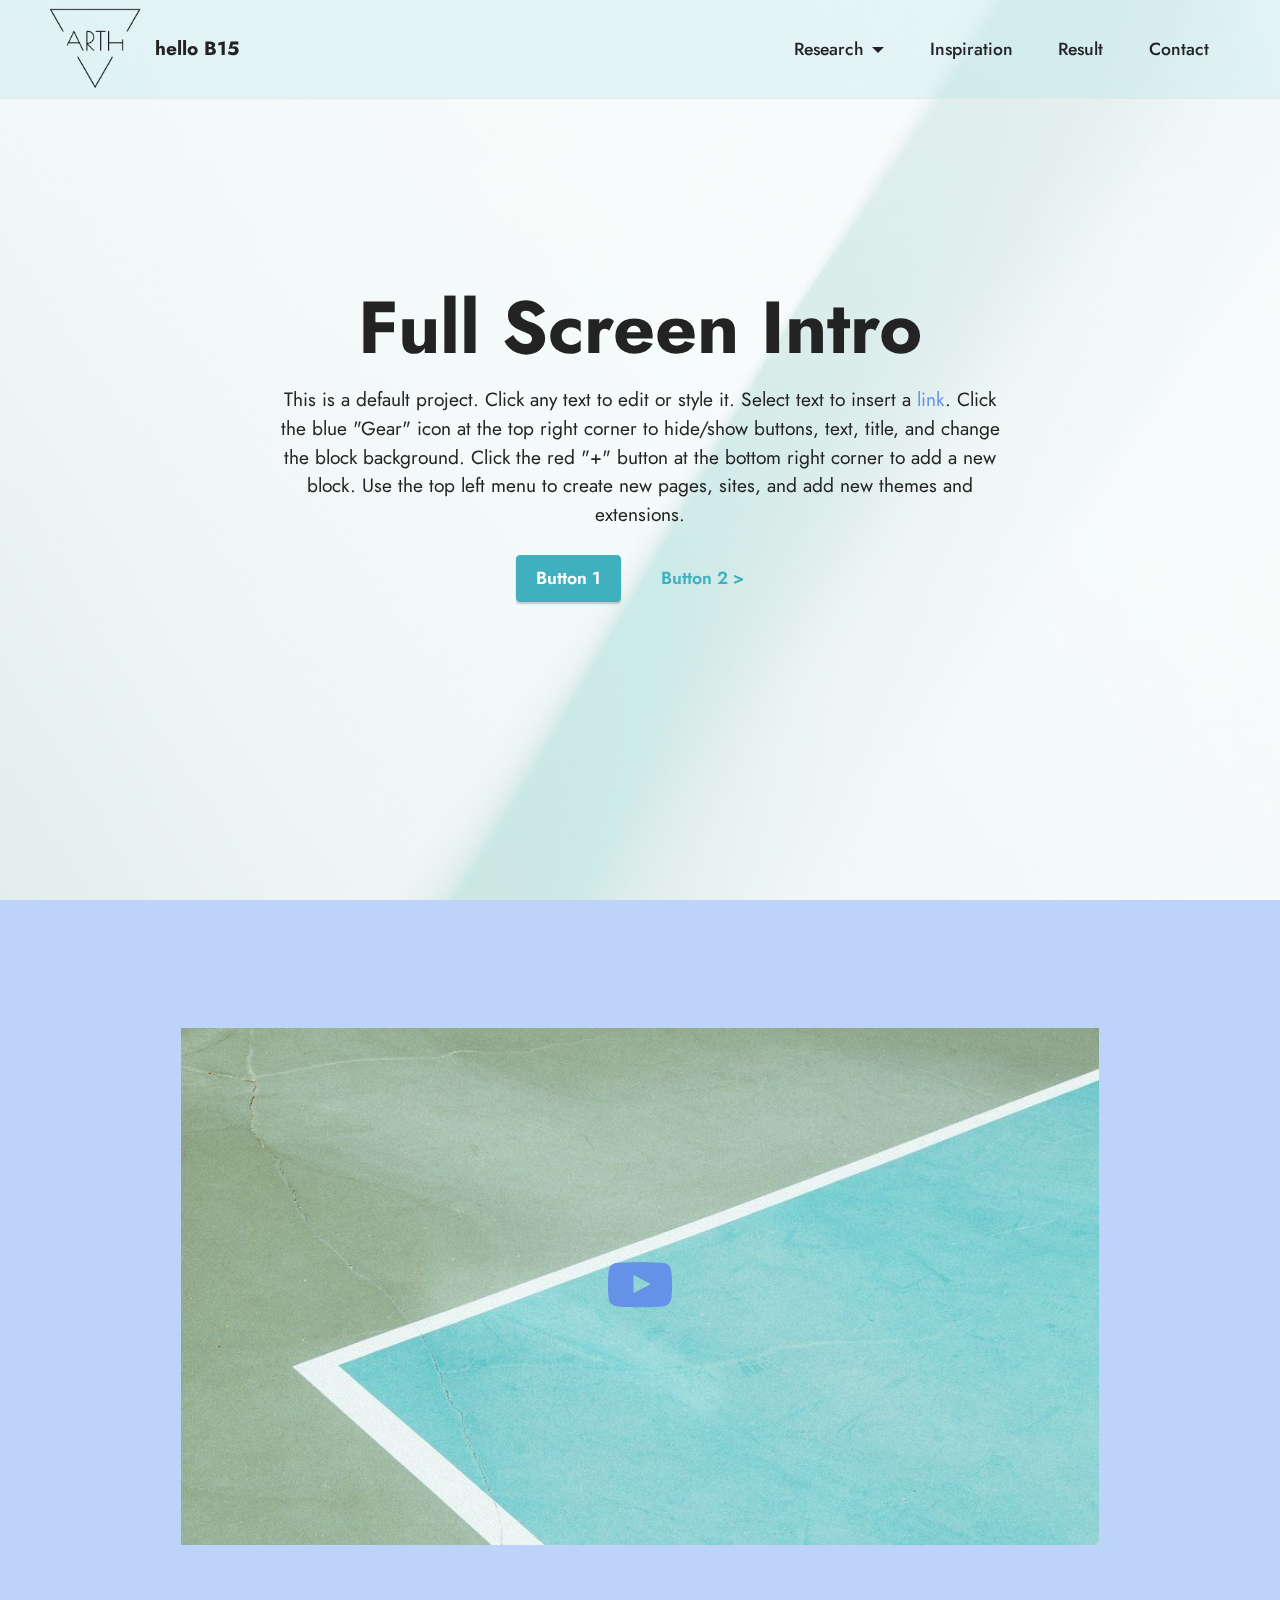
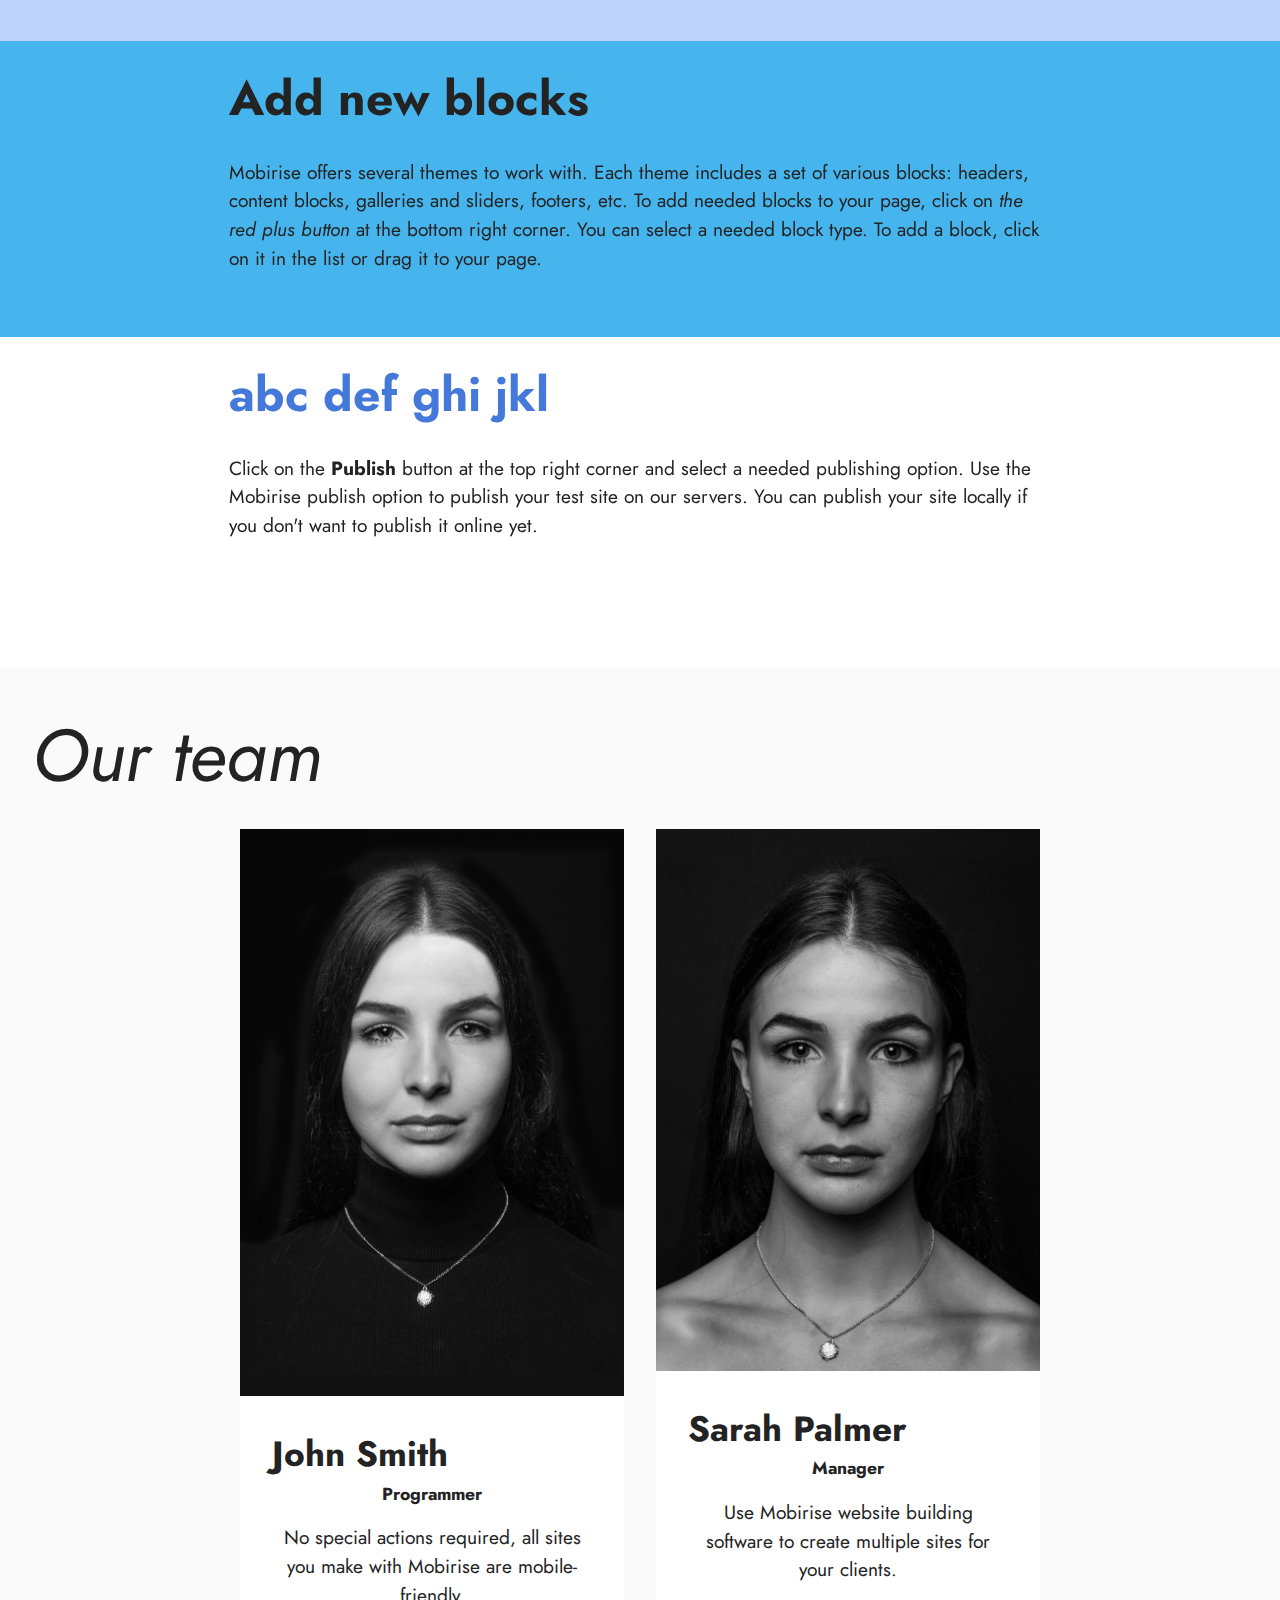
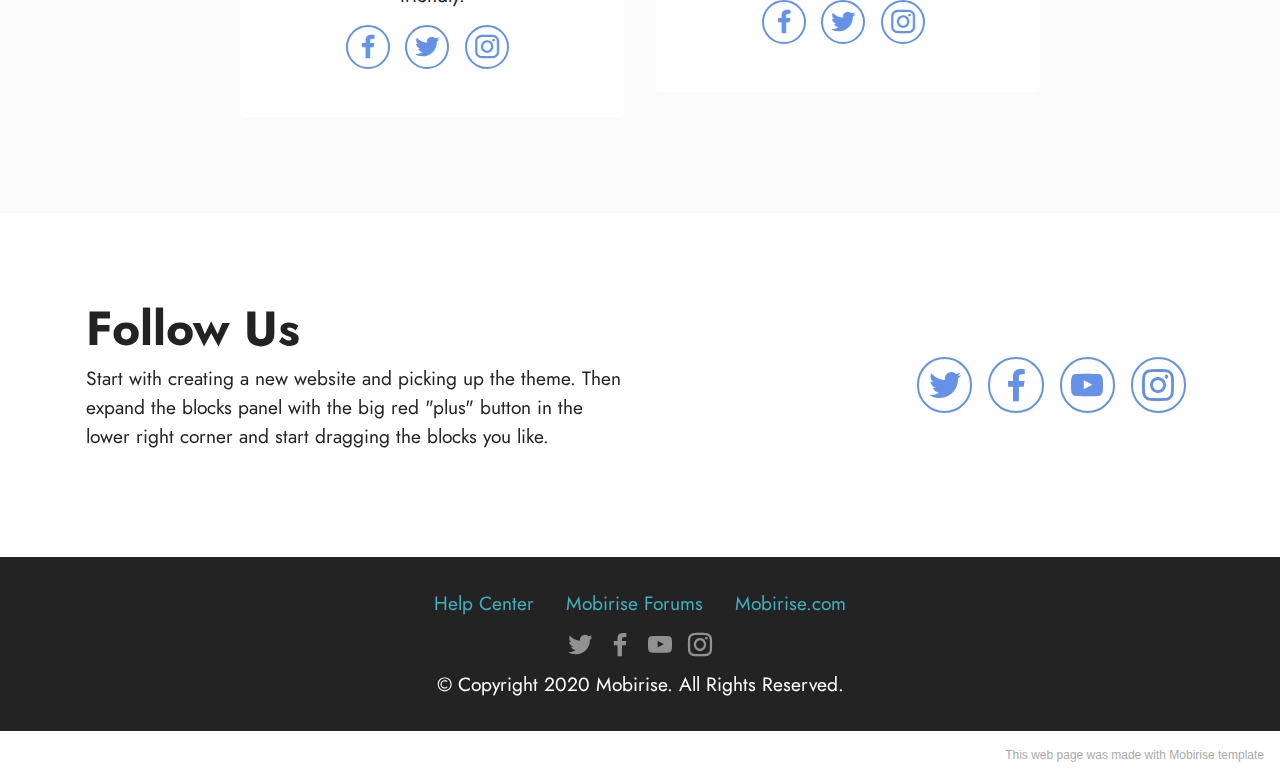
<file: index.html>
<!DOCTYPE html>
<html  >
<head>
  <!-- Site made with Mobirise Website Builder v5.2.0, https://mobirise.com -->
  <meta charset="UTF-8">
  <meta http-equiv="X-UA-Compatible" content="IE=edge">
  <meta name="generator" content="Mobirise v5.2.0, mobirise.com">
  <meta name="viewport" content="width=device-width, initial-scale=1, minimum-scale=1">
  <link rel="shortcut icon" href="assets/images/arth-130x113.png" type="image/x-icon">
  <meta name="description" content="">
  
  
  <title>Home</title>
  <link rel="stylesheet" href="assets/web/assets/mobirise-icons2/mobirise2.css">
  <link rel="stylesheet" href="assets/tether/tether.min.css">
  <link rel="stylesheet" href="assets/bootstrap/css/bootstrap.min.css">
  <link rel="stylesheet" href="assets/bootstrap/css/bootstrap-grid.min.css">
  <link rel="stylesheet" href="assets/bootstrap/css/bootstrap-reboot.min.css">
  <link rel="stylesheet" href="assets/socicon/css/styles.css">
  <link rel="stylesheet" href="assets/dropdown/css/style.css">
  <link rel="stylesheet" href="assets/theme/css/style.css">
  <link rel="preload" as="style" href="assets/mobirise/css/mbr-additional.css"><link rel="stylesheet" href="assets/mobirise/css/mbr-additional.css" type="text/css">
  
  
  
  
</head>
<body>
  
  <section class="menu cid-s48OLK6784" once="menu" id="menu1-h">
    
    <nav class="navbar navbar-dropdown navbar-fixed-top navbar-expand-lg">
        <div class="container-fluid">
            <div class="navbar-brand">
                <span class="navbar-logo">
                    <a href="index.html">
                        <img src="assets/images/arth-130x113.png" alt="Mobirise" style="height: 5.1rem;">
                    </a>
                </span>
                <span class="navbar-caption-wrap"><a class="navbar-caption text-black display-7" href="https://mobiri.se">hello B15</a></span>
            </div>
            <button class="navbar-toggler" type="button" data-toggle="collapse" data-target="#navbarSupportedContent" aria-controls="navbarNavAltMarkup" aria-expanded="false" aria-label="Toggle navigation">
                <div class="hamburger">
                    <span></span>
                    <span></span>
                    <span></span>
                    <span></span>
                </div>
            </button>
            <div class="collapse navbar-collapse" id="navbarSupportedContent">
                <ul class="navbar-nav nav-dropdown nav-right" data-app-modern-menu="true"><li class="nav-item dropdown"><a class="nav-link link text-black text-primary dropdown-toggle display-4" href="#" data-toggle="dropdown-submenu" aria-expanded="false">Research</a><div class="dropdown-menu"><a class="text-black text-primary dropdown-item display-4" href="page5.html">Section A</a><a class="text-black text-primary dropdown-item display-4" href="page6.html">Section B</a><a class="text-black text-primary dropdown-item display-4" href="page7.html">Section C</a></div></li><li class="nav-item"><a class="nav-link link text-black text-primary display-4" href="page1.html">Inspiration</a></li><li class="nav-item"><a class="nav-link link text-black text-primary display-4" href="page1.html">Result</a></li>
                    <li class="nav-item"><a class="nav-link link text-black text-primary display-4" href="page2.html">
                            Contact</a></li></ul>
                
                
            </div>
        </div>
    </nav>

</section>

<section class="header1 cid-s48MCQYojq mbr-fullscreen mbr-parallax-background" id="header1-f">

    

    <div class="mbr-overlay" style="opacity: 0.8; background-color: rgb(255, 255, 255);"></div>

    <div class="align-center container">
        <div class="row justify-content-center">
            <div class="col-12 col-lg-8">
                <h1 class="mbr-section-title mbr-fonts-style mb-3 display-1"><strong>Full Screen Intro</strong></h1>
                
                <p class="mbr-text mbr-fonts-style display-7">This is a default project. Click any text to edit or style it. Select text to insert a <a href="http://mobirise.com">link</a>. Click the blue "Gear" icon at the top right corner to hide/show buttons, text, title, and change the block background. Click the red "+" button at the bottom right corner to add a new block. Use the top left menu to create new pages, sites, and add new themes and extensions.</p>
                <div class="mbr-section-btn mt-3"><a class="btn btn-success display-4" href="https://mobirise.com">Button 1</a> <a class="btn btn-success-outline display-4" href="https://mobirise.com">Button 2 &gt;</a></div>
            </div>
        </div>
    </div>
</section>

<section class="video1 cid-sgTyP0Uj0v" id="video1-m">
    
    
    <div class="align-center container">
        <div class="mbr-section-head">
            
            
        </div>
        <div class="row justify-content-center mt-4">
            <div class="col-12 col-lg-10">
                <div class="box">
                    <div class="mbr-media show-modal align-center" data-modal=".modalWindow">
                        <img src="assets/images/video1.jpg" alt="Mobirise">
                        <div class="icon-wrap">
                            <a class="text-primary" href="#"><span class="mbr-iconfont socicon-youtube socicon"></span></a>
                        </div>
                    </div>
                </div>
            </div>
        </div>
    </div>
    <div>
        <div class="modalWindow" style="display: none;">
            <div class="modalWindow-container">
                <div class="modalWindow-video-container">
                    <div class="modalWindow-video">
                        <iframe width="100%" height="100%" frameborder="0" allowfullscreen="1" data-src="https://www.youtube.com/watch?v=VA8PzkQa8d8"></iframe>
                    </div>
                    <a class="close" role="button" data-dismiss="modal">
                        <span aria-hidden="true" class="mbr-iconfont mobi-mbri-close mobi-mbri closeModal"></span>
                        <span class="sr-only">Close</span>
                    </a>
                </div>
            </div>
        </div>
    </div>
</section>

<section class="content1 cid-s48vaXqeL6" id="content1-b">
    
    <div class="container">
        <div class="row justify-content-center">
            <div class="title col-12 col-md-9">
                <h3 class="mbr-section-title mbr-fonts-style align-center mb-4 display-2"><strong>Add new blocks</strong></h3>
                <h4 class="mbr-section-subtitle align-center mbr-fonts-style mb-4 display-7">Mobirise offers several themes to work with. Each theme includes a set of various blocks: headers, content blocks, galleries and sliders, footers, etc. To add needed blocks to your page, click on <em>the red plus button </em>at the bottom right corner. You can select a needed block type. To add a block, click on it in the list or drag it to your page.</h4>
                
            </div>
        </div>
    </div>
</section>

<section class="content1 cid-s48vrXhP0J" id="content1-d">
    
    <div class="container">
        <div class="row justify-content-center">
            <div class="title col-12 col-md-9">
                <h3 class="mbr-section-title mbr-fonts-style align-center mb-4 display-2"><strong>abc def ghi jkl</strong></h3>
                <h4 class="mbr-section-subtitle align-center mbr-fonts-style mb-4 display-7">Click on the <strong>Publish </strong>button at the top right corner and select a needed publishing option. Use the Mobirise publish option to publish your test site on our servers. You can publish your site locally if you don't want to publish it online yet.</h4>
                
            </div>
        </div>
    </div>
</section>

<section class="team1 cid-sgTyHATkV9" id="team1-k">
    

    
    <div class="container-fluid">
        <div class="row justify-content-center">
            <div class="col-12">
                <h3 class="mbr-section-title mbr-fonts-style align-center mb-4 display-1">
                    <em>Our team</em>
                </h3>
                
            </div>
            <div class="col-sm-6 col-lg-4">
                <div class="card-wrap">
                    <div class="image-wrap">
                        <img src="assets/images/me-4-779x1150.jpg" alt="">
                    </div>
                    <div class="content-wrap">
                        <h5 class="mbr-section-title card-title mbr-fonts-style align-center m-0 display-5">
                            <strong>John Smith</strong>
                        </h5>
                        <h6 class="mbr-role mbr-fonts-style align-center mb-3 display-4">
                            <strong>Programmer</strong>
                        </h6>
                        <p class="card-text mbr-fonts-style align-center display-7">
                            No special actions required, all sites you make with Mobirise are mobile-friendly.
                        </p>
                        <div class="social-row display-7">
                            <div class="soc-item">
                                <a href="https://www.facebook.com/Mobirise/" target="_blank">
                                    <span class="mbr-iconfont socicon socicon-facebook"></span>
                                </a>
                            </div>
                            <div class="soc-item">
                                <a href="https://twitter.com/mobirise" target="_blank">
                                    <span class="mbr-iconfont socicon socicon-twitter"></span>
                                </a>
                            </div>
                            <div class="soc-item">
                                <a href="https://instagram.com/mobirise" target="_blank">
                                    <span class="mbr-iconfont socicon socicon-instagram"></span>
                                </a>
                            </div>
                            
                            
                        </div>
                        
                    </div>
                </div>
            </div>

            <div class="col-sm-6 col-lg-4">
                <div class="card-wrap">
                    <div class="image-wrap">
                        <img src="assets/images/me-3-779x1099.jpg" alt="">
                    </div>
                    <div class="content-wrap">
                        <h5 class="mbr-section-title card-title mbr-fonts-style align-center m-0 display-5">
                            <strong>Sarah Palmer</strong>
                        </h5>
                        <h6 class="mbr-role mbr-fonts-style align-center mb-3 display-4">
                            <strong>Manager</strong>
                        </h6>
                        <p class="card-text mbr-fonts-style align-center display-7">
                            Use Mobirise website building software to create multiple sites for your clients.
                        </p>
                        <div class="social-row display-7">
                            <div class="soc-item">
                                <a href="https://www.facebook.com/Mobirise/" target="_blank">
                                    <span class="mbr-iconfont socicon socicon-facebook"></span>
                                </a>
                            </div>
                            <div class="soc-item">
                                <a href="https://twitter.com/mobirise" target="_blank">
                                    <span class="mbr-iconfont socicon socicon-twitter"></span>
                                </a>
                            </div>
                            <div class="soc-item">
                                <a href="https://instagram.com/mobirise" target="_blank">
                                    <span class="mbr-iconfont socicon socicon-instagram"></span>
                                </a>
                            </div>
                            
                            
                        </div>
                        
                    </div>
                </div>
            </div>

            

            
        </div>
    </div>
</section>

<section class="contacts4 cid-sgTyL44UGU" id="contacts4-l">

    

    

    <div class="container">
        <div class="row align-items-center justify-content-center">
            <div class="text-content col-12 col-md-6">
                <h2 class="mbr-section-title mbr-fonts-style display-2">
                    <strong>Follow Us</strong>
                </h2>
                <p class="mbr-text mbr-fonts-style display-7">Start with creating a
                    new website and picking up the theme. Then expand the blocks panel with the big red "plus" button in
                    the
                    lower right corner and start dragging the blocks you like.</p>
            </div>
            <div class="icons d-flex align-items-center col-12 col-md-6 justify-content-end mt-md-0 mt-2 flex-wrap">
                <a href="https://twitter.com/mobirise" target="_blank">
                    <span class="socicon-twitter socicon mbr-iconfont mbr-iconfont-social"></span>
                </a>
                <a href="https://www.facebook.com/pages/Mobirise/1616226671953247" target="_blank">
                    <span class="socicon-facebook socicon mbr-iconfont mbr-iconfont-social"></span>
                </a>
                <a href="https://www.youtube.com/c/mobirise" target="_blank">
                    <span class="socicon-youtube socicon mbr-iconfont mbr-iconfont-social"></span>
                </a>
                <a href="https://instagram.com/mobirise" target="_blank">
                    <span class="socicon-instagram socicon mbr-iconfont mbr-iconfont-social"></span>
                </a>
                
                
                
                
                
                
            </div>
        </div>
    </div>
    
</section>

<section class="footer3 cid-s48P1Icc8J" once="footers" id="footer3-i">

    

    

    <div class="container">
        <div class="media-container-row align-center mbr-white">
            <div class="row row-links">
                <ul class="foot-menu">
                    
                    
                    
                    
                    
                <li class="foot-menu-item mbr-fonts-style display-7"><a href="https://mobirise.com/help/" class="text-success">Help Center</a></li><li class="foot-menu-item mbr-fonts-style display-7"><a href="http://forums.mobirise.com/" class="text-success">Mobirise Forums</a></li><li class="foot-menu-item mbr-fonts-style display-7"><a href="https://mobirise.com/" class="text-success">Mobirise.com</a></li></ul>
            </div>
            <div class="row social-row">
                <div class="social-list align-right pb-2">
                    
                    
                    
                    
                    
                    
                <div class="soc-item">
                        <a href="https://twitter.com/mobirise" target="_blank">
                            <span class="socicon-twitter socicon mbr-iconfont mbr-iconfont-social"></span>
                        </a>
                    </div><div class="soc-item">
                        <a href="https://www.facebook.com/pages/Mobirise/1616226671953247" target="_blank">
                            <span class="socicon-facebook socicon mbr-iconfont mbr-iconfont-social"></span>
                        </a>
                    </div><div class="soc-item">
                        <a href="https://www.youtube.com/c/mobirise" target="_blank">
                            <span class="socicon-youtube socicon mbr-iconfont mbr-iconfont-social"></span>
                        </a>
                    </div><div class="soc-item">
                        <a href="https://instagram.com/mobirise" target="_blank">
                            <span class="mbr-iconfont mbr-iconfont-social socicon-instagram socicon"></span>
                        </a>
                    </div></div>
            </div>
            <div class="row row-copirayt">
                <p class="mbr-text mb-0 mbr-fonts-style mbr-white align-center display-7">
                    © Copyright 2020 Mobirise. All Rights Reserved.
                </p>
            </div>
        </div>
    </div>
</section><section style="background-color: #fff; font-family: -apple-system, BlinkMacSystemFont, 'Segoe UI', 'Roboto', 'Helvetica Neue', Arial, sans-serif; color:#aaa; font-size:12px; padding: 0; align-items: center; display: flex;"><a href="https://mobirise.site/b" style="flex: 1 1; height: 3rem; padding-left: 1rem;"></a><p style="flex: 0 0 auto; margin:0; padding-right:1rem;"><a href="https://mobirise.site/r" style="color:#aaa;">This web page</a> was made with Mobirise template</p></section><script src="assets/web/assets/jquery/jquery.min.js"></script>  <script src="assets/popper/popper.min.js"></script>  <script src="assets/tether/tether.min.js"></script>  <script src="assets/bootstrap/js/bootstrap.min.js"></script>  <script src="assets/smoothscroll/smooth-scroll.js"></script>  <script src="assets/parallax/jarallax.min.js"></script>  <script src="assets/playervimeo/vimeo_player.js"></script>  <script src="assets/sociallikes/social-likes.js"></script>  <script src="assets/dropdown/js/nav-dropdown.js"></script>  <script src="assets/dropdown/js/navbar-dropdown.js"></script>  <script src="assets/touchswipe/jquery.touch-swipe.min.js"></script>  <script src="assets/theme/js/script.js"></script>  
  
  
</body>
</html>
</file>
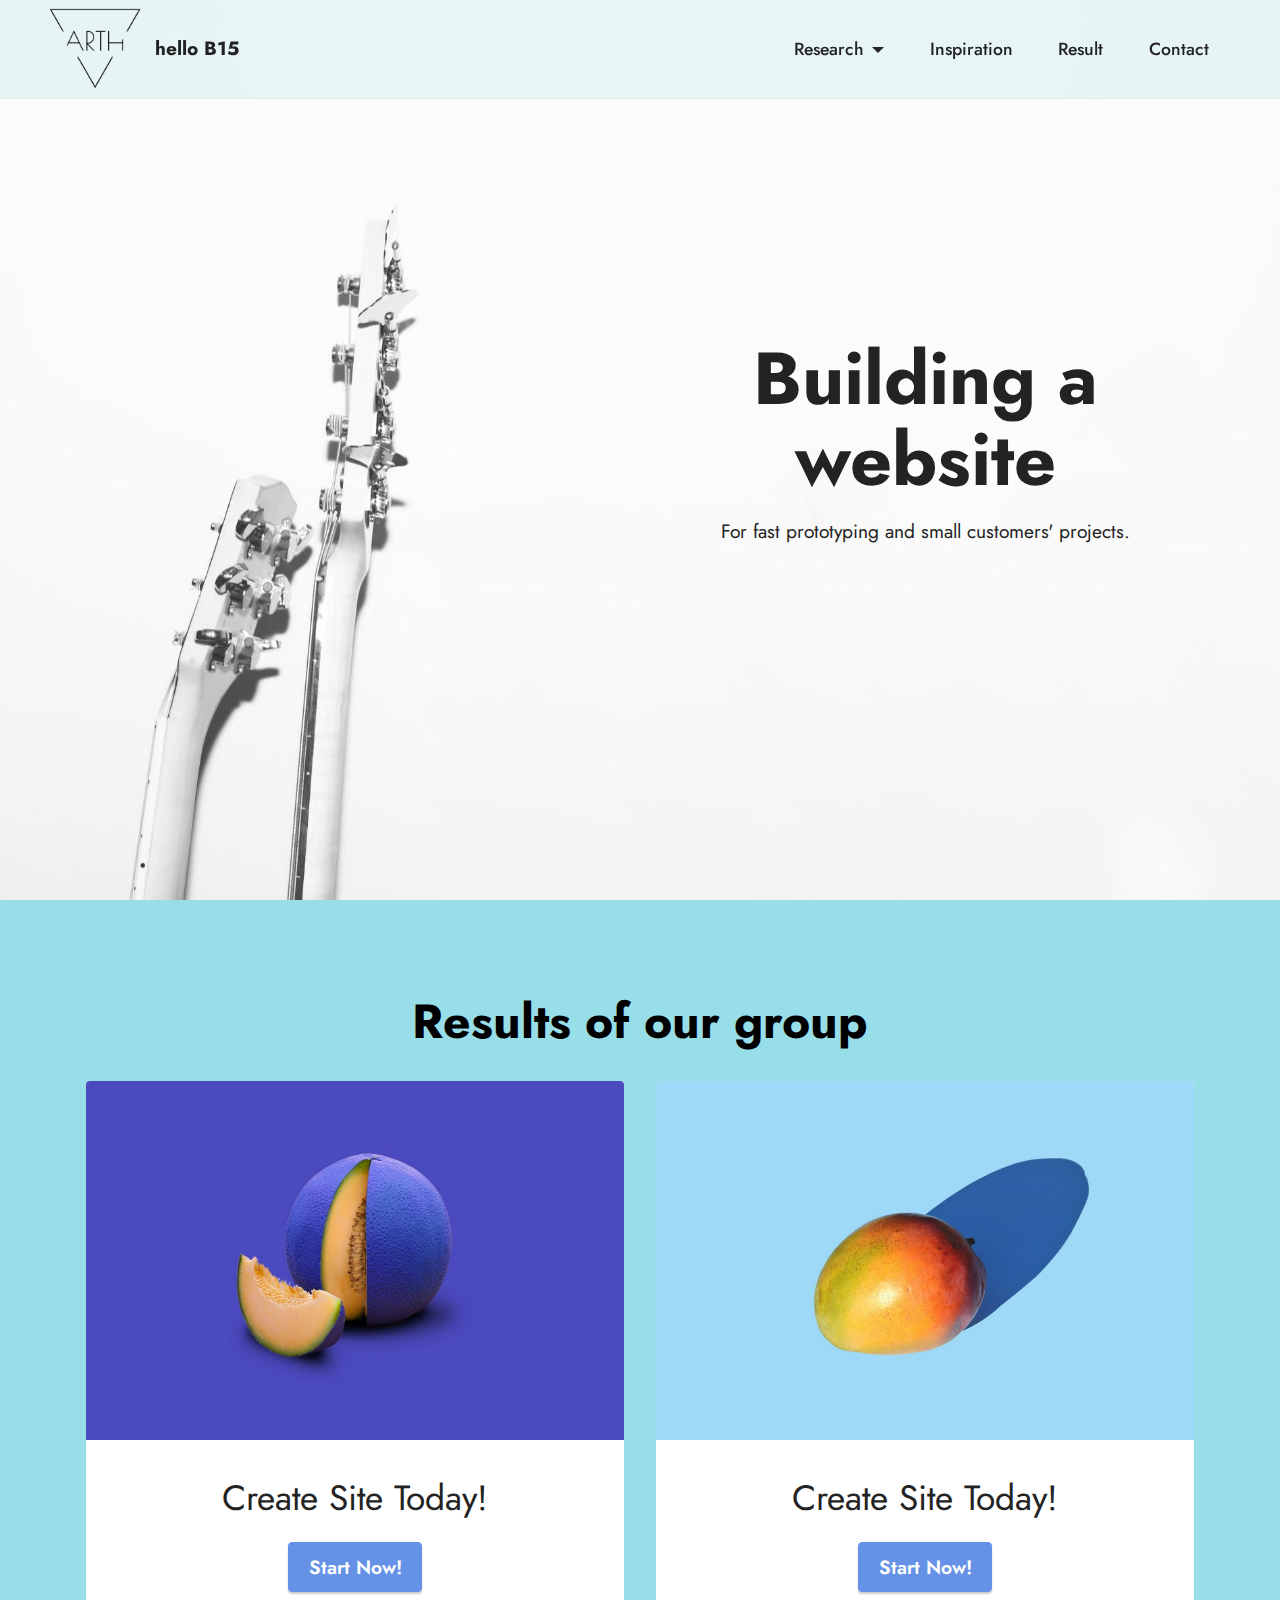
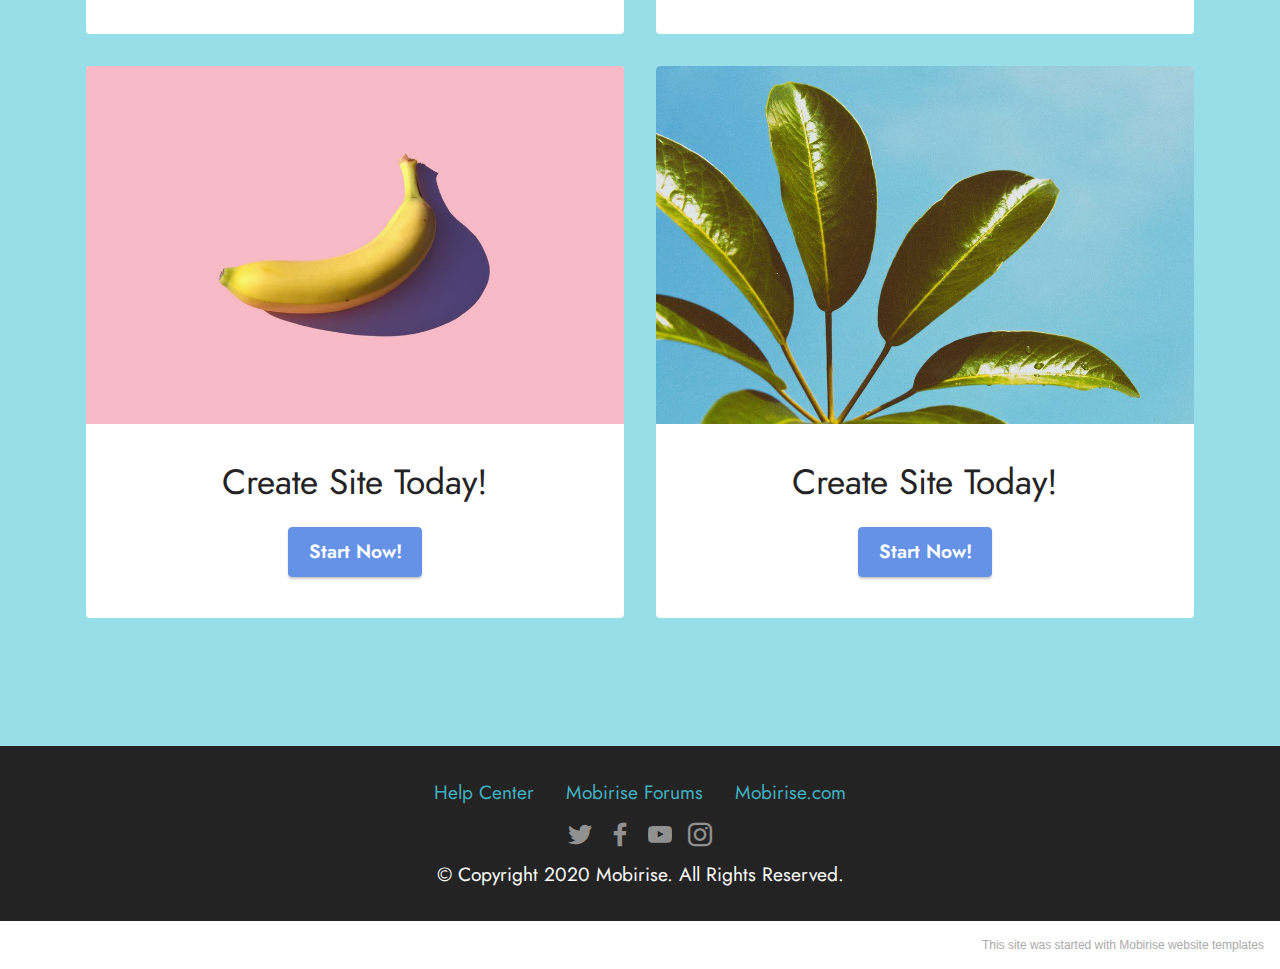
<file: page1.html>
<!DOCTYPE html>
<html  >
<head>
  <!-- Site made with Mobirise Website Builder v5.2.0, https://mobirise.com -->
  <meta charset="UTF-8">
  <meta http-equiv="X-UA-Compatible" content="IE=edge">
  <meta name="generator" content="Mobirise v5.2.0, mobirise.com">
  <meta name="viewport" content="width=device-width, initial-scale=1, minimum-scale=1">
  <link rel="shortcut icon" href="assets/images/arth-130x113.png" type="image/x-icon">
  <meta name="description" content="">
  
  
  <title>Result</title>
  <link rel="stylesheet" href="assets/tether/tether.min.css">
  <link rel="stylesheet" href="assets/bootstrap/css/bootstrap.min.css">
  <link rel="stylesheet" href="assets/bootstrap/css/bootstrap-grid.min.css">
  <link rel="stylesheet" href="assets/bootstrap/css/bootstrap-reboot.min.css">
  <link rel="stylesheet" href="assets/dropdown/css/style.css">
  <link rel="stylesheet" href="assets/socicon/css/styles.css">
  <link rel="stylesheet" href="assets/theme/css/style.css">
  <link rel="preload" as="style" href="assets/mobirise/css/mbr-additional.css"><link rel="stylesheet" href="assets/mobirise/css/mbr-additional.css" type="text/css">
  
  
  
  
</head>
<body>
  
  <section class="menu cid-s48OLK6784" once="menu" id="menu1-n">
    
    <nav class="navbar navbar-dropdown navbar-fixed-top navbar-expand-lg">
        <div class="container-fluid">
            <div class="navbar-brand">
                <span class="navbar-logo">
                    <a href="index.html">
                        <img src="assets/images/arth-130x113.png" alt="Mobirise" style="height: 5.1rem;">
                    </a>
                </span>
                <span class="navbar-caption-wrap"><a class="navbar-caption text-black display-7" href="https://mobiri.se">hello B15</a></span>
            </div>
            <button class="navbar-toggler" type="button" data-toggle="collapse" data-target="#navbarSupportedContent" aria-controls="navbarNavAltMarkup" aria-expanded="false" aria-label="Toggle navigation">
                <div class="hamburger">
                    <span></span>
                    <span></span>
                    <span></span>
                    <span></span>
                </div>
            </button>
            <div class="collapse navbar-collapse" id="navbarSupportedContent">
                <ul class="navbar-nav nav-dropdown nav-right" data-app-modern-menu="true"><li class="nav-item dropdown"><a class="nav-link link text-black text-primary dropdown-toggle display-4" href="#" data-toggle="dropdown-submenu" aria-expanded="false">Research</a><div class="dropdown-menu"><a class="text-black text-primary dropdown-item display-4" href="page5.html">Section A</a><a class="text-black text-primary dropdown-item display-4" href="page6.html">Section B</a><a class="text-black text-primary dropdown-item display-4" href="page7.html">Section C</a></div></li><li class="nav-item"><a class="nav-link link text-black text-primary display-4" href="page1.html">Inspiration</a></li><li class="nav-item"><a class="nav-link link text-black text-primary display-4" href="page1.html">Result</a></li>
                    <li class="nav-item"><a class="nav-link link text-black text-primary display-4" href="page2.html">
                            Contact</a></li></ul>
                
                
            </div>
        </div>
    </nav>

</section>

<section class="header3 cid-sgTC8EFvrF mbr-fullscreen" id="header3-t">

    

    <div class="mbr-overlay" style="opacity: 0.2; background-color: rgb(255, 255, 255);"></div>

    <div class="align-center container">
        <div class="row justify-content-end">
            <div class="col-12 col-lg-6">
                <h1 class="mbr-section-title mbr-fonts-style mb-3 display-1"><strong>Building a website</strong></h1>
                
                <p class="mbr-text mbr-fonts-style display-7">For fast prototyping and small customers' projects.</p>
                
            </div>
        </div>
    </div>
</section>

<section class="gallery2 cid-sgTCaG5y9Q" id="gallery2-u">
    
    
    <div class="container">
        <div class="mbr-section-head">
            <h4 class="mbr-section-title mbr-fonts-style align-center mb-0 display-2"><strong>Results of our group</strong></h4>
            
        </div>
        <div class="row mt-4">
            <div class="item features-image сol-12 col-md-6 col-lg-6">
                <div class="item-wrapper">
                    <div class="item-img">
                        <img src="assets/images/features1.jpg">
                    </div>
                    <div class="item-content">
                        <h5 class="item-title mbr-fonts-style display-5">Create Site Today!</h5>
                        
                        
                    </div>
                    <div class="mbr-section-btn item-footer mt-2">
                        <a href="" class="btn btn-primary item-btn display-7" target="_blank">Start
                            Now!</a>
                    </div>
                </div>
            </div>
            <div class="item features-image сol-12 col-md-6 col-lg-6">
                <div class="item-wrapper">
                    <div class="item-img">
                        <img src="assets/images/features2.jpg">
                    </div>
                    <div class="item-content">
                        <h5 class="item-title mbr-fonts-style display-5">Create Site Today!</h5>
                        
                        
                    </div>
                    <div class="mbr-section-btn item-footer mt-2">
                        <a href="" class="btn btn-primary item-btn display-7" target="_blank">Start
                            Now!</a>
                    </div>
                </div>
            </div>
            <div class="item features-image сol-12 col-md-6 col-lg-6">
                <div class="item-wrapper">
                    <div class="item-img">
                        <img src="assets/images/features3.jpg">
                    </div>
                    <div class="item-content">
                        <h5 class="item-title mbr-fonts-style display-5">Create Site Today!</h5>
                        
                        
                    </div>
                    <div class="mbr-section-btn item-footer mt-2">
                        <a href="" class="btn btn-primary item-btn display-7" target="_blank">Start
                            Now!</a>
                    </div>
                </div>
            </div>
            <div class="item features-image сol-12 col-md-6 col-lg-6">
                <div class="item-wrapper">
                    <div class="item-img">
                        <img src="assets/images/features4.jpg" alt="" title="">
                    </div>
                    <div class="item-content">
                        <h5 class="item-title mbr-fonts-style display-5">Create Site Today!</h5>
                        
                        
                    </div>
                    <div class="mbr-section-btn item-footer mt-2">
                        <a href="" class="btn btn-primary item-btn display-7" target="_blank">Start
                            Now!</a>
                    </div>
                </div>
            </div>
        </div>
    </div>
</section>

<section class="footer3 cid-s48P1Icc8J" once="footers" id="footer3-o">

    

    

    <div class="container">
        <div class="media-container-row align-center mbr-white">
            <div class="row row-links">
                <ul class="foot-menu">
                    
                    
                    
                    
                    
                <li class="foot-menu-item mbr-fonts-style display-7"><a href="https://mobirise.com/help/" class="text-success">Help Center</a></li><li class="foot-menu-item mbr-fonts-style display-7"><a href="http://forums.mobirise.com/" class="text-success">Mobirise Forums</a></li><li class="foot-menu-item mbr-fonts-style display-7"><a href="https://mobirise.com/" class="text-success">Mobirise.com</a></li></ul>
            </div>
            <div class="row social-row">
                <div class="social-list align-right pb-2">
                    
                    
                    
                    
                    
                    
                <div class="soc-item">
                        <a href="https://twitter.com/mobirise" target="_blank">
                            <span class="socicon-twitter socicon mbr-iconfont mbr-iconfont-social"></span>
                        </a>
                    </div><div class="soc-item">
                        <a href="https://www.facebook.com/pages/Mobirise/1616226671953247" target="_blank">
                            <span class="socicon-facebook socicon mbr-iconfont mbr-iconfont-social"></span>
                        </a>
                    </div><div class="soc-item">
                        <a href="https://www.youtube.com/c/mobirise" target="_blank">
                            <span class="socicon-youtube socicon mbr-iconfont mbr-iconfont-social"></span>
                        </a>
                    </div><div class="soc-item">
                        <a href="https://instagram.com/mobirise" target="_blank">
                            <span class="mbr-iconfont mbr-iconfont-social socicon-instagram socicon"></span>
                        </a>
                    </div></div>
            </div>
            <div class="row row-copirayt">
                <p class="mbr-text mb-0 mbr-fonts-style mbr-white align-center display-7">
                    © Copyright 2020 Mobirise. All Rights Reserved.
                </p>
            </div>
        </div>
    </div>
</section><section style="background-color: #fff; font-family: -apple-system, BlinkMacSystemFont, 'Segoe UI', 'Roboto', 'Helvetica Neue', Arial, sans-serif; color:#aaa; font-size:12px; padding: 0; align-items: center; display: flex;"><a href="https://mobirise.site/l" style="flex: 1 1; height: 3rem; padding-left: 1rem;"></a><p style="flex: 0 0 auto; margin:0; padding-right:1rem;"><a href="https://mobirise.site/q" style="color:#aaa;">This site</a> was started with Mobirise website templates</p></section><script src="assets/web/assets/jquery/jquery.min.js"></script>  <script src="assets/popper/popper.min.js"></script>  <script src="assets/tether/tether.min.js"></script>  <script src="assets/bootstrap/js/bootstrap.min.js"></script>  <script src="assets/smoothscroll/smooth-scroll.js"></script>  <script src="assets/dropdown/js/nav-dropdown.js"></script>  <script src="assets/dropdown/js/navbar-dropdown.js"></script>  <script src="assets/touchswipe/jquery.touch-swipe.min.js"></script>  <script src="assets/theme/js/script.js"></script>  
  
  
</body>
</html>
</file>
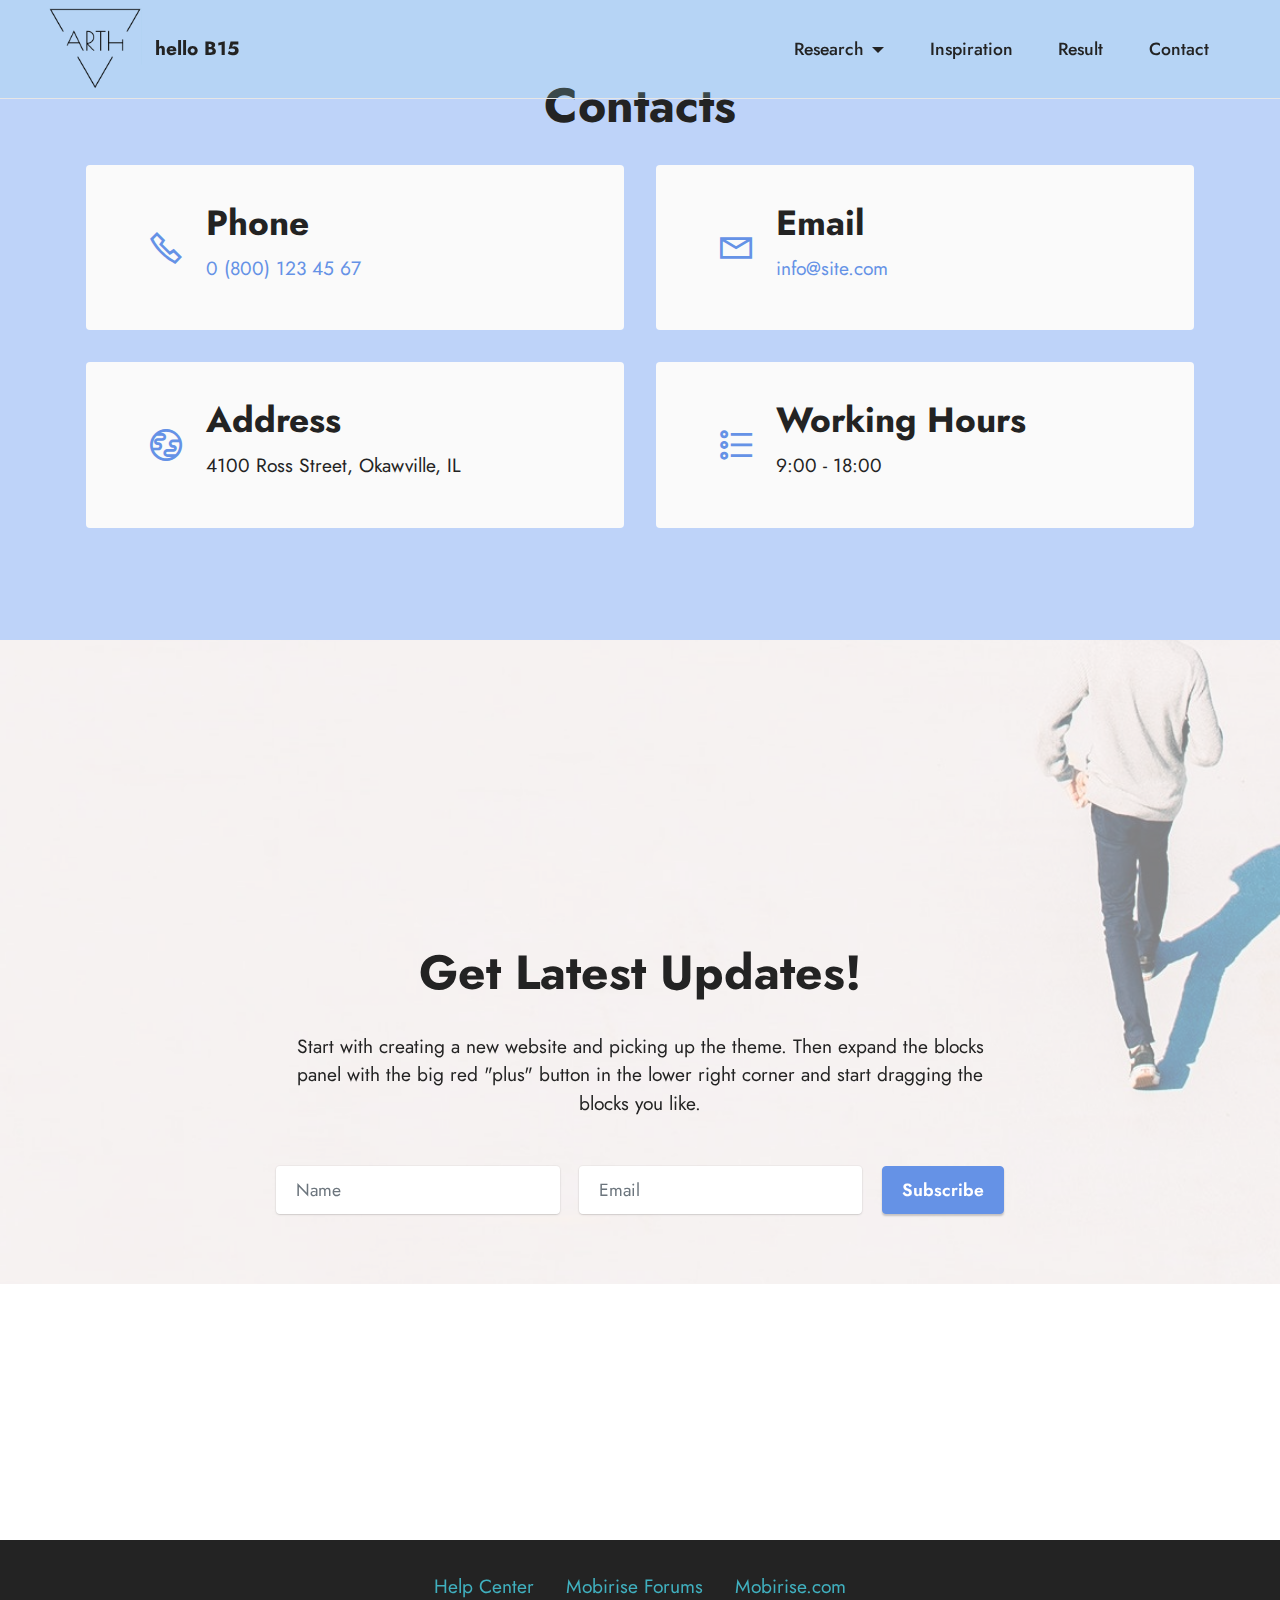
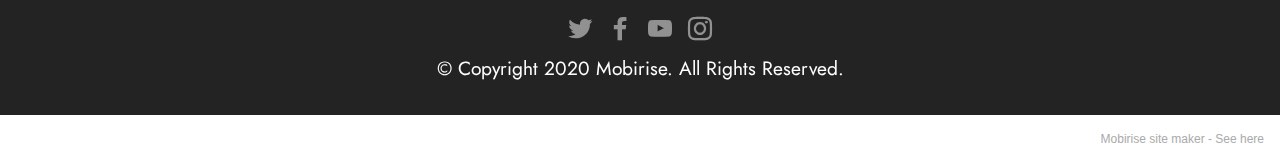
<file: page2.html>
<!DOCTYPE html>
<html  >
<head>
  <!-- Site made with Mobirise Website Builder v5.2.0, https://mobirise.com -->
  <meta charset="UTF-8">
  <meta http-equiv="X-UA-Compatible" content="IE=edge">
  <meta name="generator" content="Mobirise v5.2.0, mobirise.com">
  <meta name="viewport" content="width=device-width, initial-scale=1, minimum-scale=1">
  <link rel="shortcut icon" href="assets/images/arth-130x113.png" type="image/x-icon">
  <meta name="description" content="">
  
  
  <title>Contact</title>
  <link rel="stylesheet" href="assets/web/assets/mobirise-icons2/mobirise2.css">
  <link rel="stylesheet" href="assets/tether/tether.min.css">
  <link rel="stylesheet" href="assets/bootstrap/css/bootstrap.min.css">
  <link rel="stylesheet" href="assets/bootstrap/css/bootstrap-grid.min.css">
  <link rel="stylesheet" href="assets/bootstrap/css/bootstrap-reboot.min.css">
  <link rel="stylesheet" href="assets/dropdown/css/style.css">
  <link rel="stylesheet" href="assets/socicon/css/styles.css">
  <link rel="stylesheet" href="assets/theme/css/style.css">
  <link rel="preload" as="style" href="assets/mobirise/css/mbr-additional.css"><link rel="stylesheet" href="assets/mobirise/css/mbr-additional.css" type="text/css">
  
  
  
  
</head>
<body>
  
  <section class="menu cid-s48OLK6784" once="menu" id="menu1-p">
    
    <nav class="navbar navbar-dropdown navbar-fixed-top navbar-expand-lg">
        <div class="container-fluid">
            <div class="navbar-brand">
                <span class="navbar-logo">
                    <a href="index.html">
                        <img src="assets/images/arth-130x113.png" alt="Mobirise" style="height: 5.1rem;">
                    </a>
                </span>
                <span class="navbar-caption-wrap"><a class="navbar-caption text-black display-7" href="https://mobiri.se">hello B15</a></span>
            </div>
            <button class="navbar-toggler" type="button" data-toggle="collapse" data-target="#navbarSupportedContent" aria-controls="navbarNavAltMarkup" aria-expanded="false" aria-label="Toggle navigation">
                <div class="hamburger">
                    <span></span>
                    <span></span>
                    <span></span>
                    <span></span>
                </div>
            </button>
            <div class="collapse navbar-collapse" id="navbarSupportedContent">
                <ul class="navbar-nav nav-dropdown nav-right" data-app-modern-menu="true"><li class="nav-item dropdown"><a class="nav-link link text-black text-primary dropdown-toggle display-4" href="#" data-toggle="dropdown-submenu" aria-expanded="false">Research</a><div class="dropdown-menu"><a class="text-black text-primary dropdown-item display-4" href="page5.html">Section A</a><a class="text-black text-primary dropdown-item display-4" href="page6.html">Section B</a><a class="text-black text-primary dropdown-item display-4" href="page7.html">Section C</a></div></li><li class="nav-item"><a class="nav-link link text-black text-primary display-4" href="page1.html">Inspiration</a></li><li class="nav-item"><a class="nav-link link text-black text-primary display-4" href="page1.html">Result</a></li>
                    <li class="nav-item"><a class="nav-link link text-black text-primary display-4" href="page2.html">
                            Contact</a></li></ul>
                
                
            </div>
        </div>
    </nav>

</section>

<section class="contacts2 cid-sgTBW6TbJO" id="contacts2-r">
    <!---->
    
    
    <div class="container">
        <div class="mbr-section-head">
            <h3 class="mbr-section-title mbr-fonts-style align-center mb-0 display-2">
                <strong>Contacts</strong>
            </h3>
            
        </div>
        <div class="row justify-content-center mt-4">
            <div class="card col-12 col-md-6">
                <div class="card-wrapper">
                    <div class="image-wrapper">
                        <span class="mbr-iconfont mobi-mbri-phone mobi-mbri"></span>
                    </div>
                    <div class="text-wrapper">
                        <h6 class="card-title mbr-fonts-style mb-1 display-5">
                            <strong>Phone</strong>
                        </h6>
                        <p class="mbr-text mbr-fonts-style display-7">
                            <a href="tel:+12345678910" class="text-primary">0 (800) 123 45 67</a>
                        </p>
                    </div>
                </div>
            </div>
            <div class="card col-12 col-md-6">
                <div class="card-wrapper">
                    <div class="image-wrapper">
                        <span class="mbr-iconfont mobi-mbri-letter mobi-mbri"></span>
                    </div>
                    <div class="text-wrapper">
                        <h6 class="card-title mbr-fonts-style mb-1 display-5">
                            <strong>Email</strong>
                        </h6>
                        <p class="mbr-text mbr-fonts-style display-7">
                            <a href="mailto:info@site.com" class="text-primary">info@site.com</a>
                        </p>
                    </div>
                </div>
            </div>
            <div class="card col-12 col-md-6">
                <div class="card-wrapper">
                    <div class="image-wrapper">
                        <span class="mbr-iconfont mobi-mbri-globe mobi-mbri"></span>
                    </div>
                    <div class="text-wrapper">
                        <h6 class="card-title mbr-fonts-style mb-1 display-5">
                            <strong>Address</strong>
                        </h6>
                        <p class="mbr-text mbr-fonts-style display-7">
                            4100 Ross Street, Okawville, IL
                        </p>
                    </div>
                </div>
            </div>
            <div class="card col-12 col-md-6">
                <div class="card-wrapper">
                    <div class="image-wrapper">
                        <span class="mbr-iconfont mobi-mbri-bulleted-list mobi-mbri"></span>
                    </div>
                    <div class="text-wrapper">
                        <h6 class="card-title mbr-fonts-style mb-1 display-5">
                            <strong>Working Hours</strong>
                        </h6>
                        <p class="mbr-text mbr-fonts-style display-7">
                            9:00 - 18:00
                        </p>
                    </div>
                </div>
            </div>
        </div>
    </div>
</section>

<section class="form1 cid-sgTBYFmlci mbr-fullscreen mbr-parallax-background" id="form1-s">

    

    <div class="mbr-overlay" style="opacity: 0.5; background-color: rgb(255, 255, 255);"></div>
    <div class="align-center container">
        <div class="row justify-content-center">
            <div class="col-lg-8 mx-auto mbr-form" data-form-type="formoid">
                <form action="https://mobirise.eu/" method="POST" class="mbr-form form-with-styler" data-form-title="Form Name"><input type="hidden" name="email" data-form-email="true" value="R3Vtm9GnlJoy0qqjK4c3Or93SZCPdVTCr8mYYcYjg8m2nEK9/N3Dgbr0W+fRaakm2nZnfJmi4pVT0AoUCNMixrBDgLt1cqge2YItbgKQQvT9kxg9gHcJdpWsR0qfy7nZ">
                    <div class="">
                        <div hidden="hidden" data-form-alert="" class="alert alert-success col-12">Thanks for filling
                            out the form!</div>
                        <div hidden="hidden" data-form-alert-danger="" class="alert alert-danger col-12">Oops...! some
                            problem!</div>
                    </div>
                    <div class="dragArea row">
                        <div class="col-12">
                            <h1 class="mbr-section-title mb-4 display-2">
                                <strong>Get Latest Updates!</strong>
                            </h1>
                        </div>
                        <div class="col-12">
                            <p class="mbr-text mbr-fonts-style mb-5 display-7">Start with creating a new website and picking up the theme. Then expand the blocks panel with the big red "plus" button in the lower right corner and start dragging the blocks you like.</p>
                        </div>
                        <div class="col-md col-12 form-group" data-for="name">
                            <input type="text" name="name" placeholder="Name" data-form-field="Name" class="form-control" id="name-form1-s">
                        </div>
                        <div class="col-md col-12 form-group" data-for="email">
                            <input type="email" name="email" placeholder="Email" data-form-field="Email" class="form-control" id="email-form1-s">
                        </div>
                        <div class="mbr-section-btn col-12 col-md-auto">
                            <button type="submit" class="btn btn-primary display-4">Subscribe</button>
                        </div>
                    </div>
                </form>
            </div>
        </div>
    </div>
</section>

<section class="footer3 cid-s48P1Icc8J" once="footers" id="footer3-q">

    

    

    <div class="container">
        <div class="media-container-row align-center mbr-white">
            <div class="row row-links">
                <ul class="foot-menu">
                    
                    
                    
                    
                    
                <li class="foot-menu-item mbr-fonts-style display-7"><a href="https://mobirise.com/help/" class="text-success">Help Center</a></li><li class="foot-menu-item mbr-fonts-style display-7"><a href="http://forums.mobirise.com/" class="text-success">Mobirise Forums</a></li><li class="foot-menu-item mbr-fonts-style display-7"><a href="https://mobirise.com/" class="text-success">Mobirise.com</a></li></ul>
            </div>
            <div class="row social-row">
                <div class="social-list align-right pb-2">
                    
                    
                    
                    
                    
                    
                <div class="soc-item">
                        <a href="https://twitter.com/mobirise" target="_blank">
                            <span class="socicon-twitter socicon mbr-iconfont mbr-iconfont-social"></span>
                        </a>
                    </div><div class="soc-item">
                        <a href="https://www.facebook.com/pages/Mobirise/1616226671953247" target="_blank">
                            <span class="socicon-facebook socicon mbr-iconfont mbr-iconfont-social"></span>
                        </a>
                    </div><div class="soc-item">
                        <a href="https://www.youtube.com/c/mobirise" target="_blank">
                            <span class="socicon-youtube socicon mbr-iconfont mbr-iconfont-social"></span>
                        </a>
                    </div><div class="soc-item">
                        <a href="https://instagram.com/mobirise" target="_blank">
                            <span class="mbr-iconfont mbr-iconfont-social socicon-instagram socicon"></span>
                        </a>
                    </div></div>
            </div>
            <div class="row row-copirayt">
                <p class="mbr-text mb-0 mbr-fonts-style mbr-white align-center display-7">
                    © Copyright 2020 Mobirise. All Rights Reserved.
                </p>
            </div>
        </div>
    </div>
</section><section style="background-color: #fff; font-family: -apple-system, BlinkMacSystemFont, 'Segoe UI', 'Roboto', 'Helvetica Neue', Arial, sans-serif; color:#aaa; font-size:12px; padding: 0; align-items: center; display: flex;"><a href="https://mobirise.site/h" style="flex: 1 1; height: 3rem; padding-left: 1rem;"></a><p style="flex: 0 0 auto; margin:0; padding-right:1rem;">Mobirise site maker - <a href="https://mobirise.site/n" style="color:#aaa;">See here</a></p></section><script src="assets/web/assets/jquery/jquery.min.js"></script>  <script src="assets/popper/popper.min.js"></script>  <script src="assets/tether/tether.min.js"></script>  <script src="assets/bootstrap/js/bootstrap.min.js"></script>  <script src="assets/smoothscroll/smooth-scroll.js"></script>  <script src="assets/dropdown/js/nav-dropdown.js"></script>  <script src="assets/dropdown/js/navbar-dropdown.js"></script>  <script src="assets/touchswipe/jquery.touch-swipe.min.js"></script>  <script src="assets/parallax/jarallax.min.js"></script>  <script src="assets/theme/js/script.js"></script>  <script src="assets/formoid/formoid.min.js"></script>  
  
  
</body>
</html>
</file>
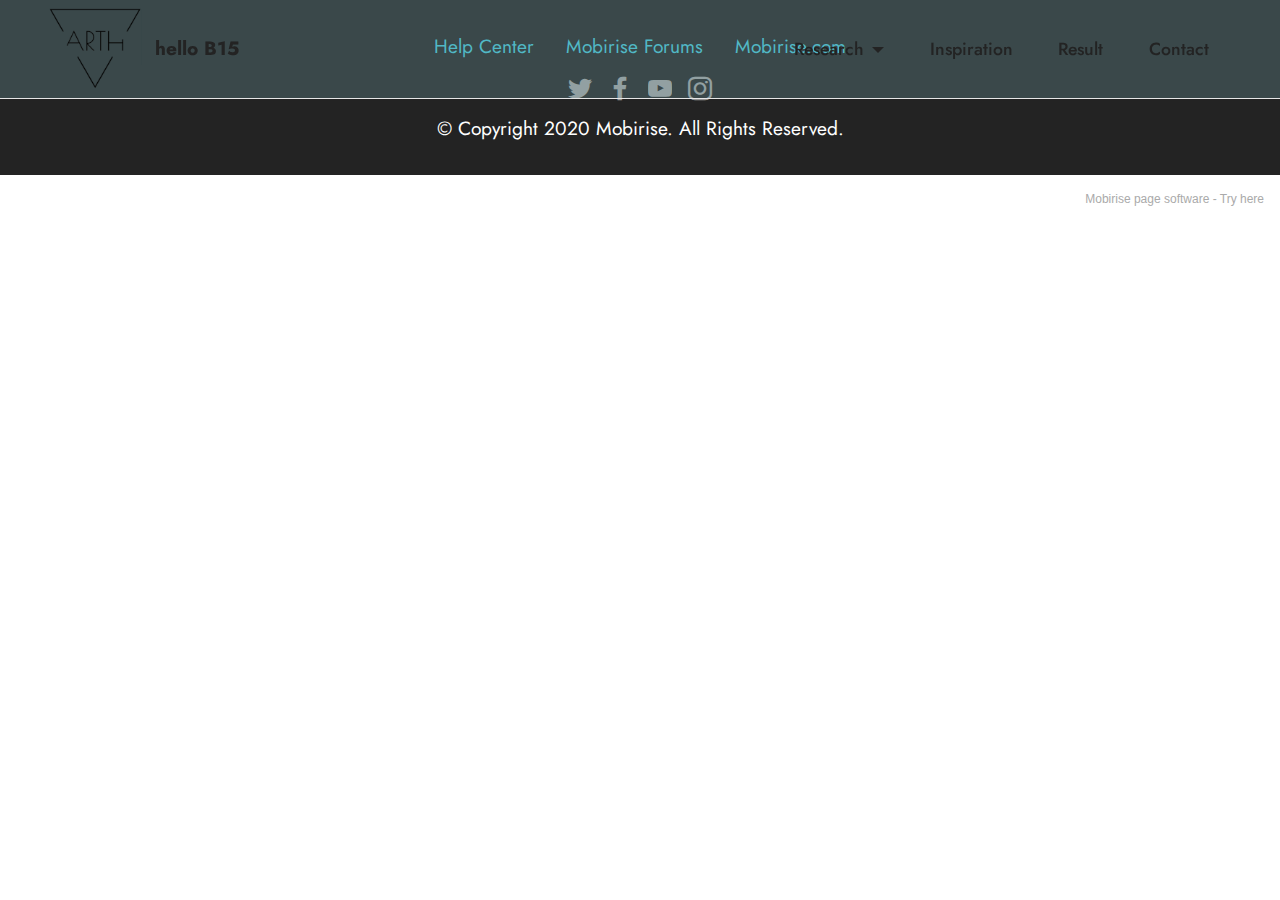
<file: page3.html>
<!DOCTYPE html>
<html  >
<head>
  <!-- Site made with Mobirise Website Builder v5.2.0, https://mobirise.com -->
  <meta charset="UTF-8">
  <meta http-equiv="X-UA-Compatible" content="IE=edge">
  <meta name="generator" content="Mobirise v5.2.0, mobirise.com">
  <meta name="viewport" content="width=device-width, initial-scale=1, minimum-scale=1">
  <link rel="shortcut icon" href="assets/images/arth-130x113.png" type="image/x-icon">
  <meta name="description" content="">
  
  
  <title>Research</title>
  <link rel="stylesheet" href="assets/tether/tether.min.css">
  <link rel="stylesheet" href="assets/bootstrap/css/bootstrap.min.css">
  <link rel="stylesheet" href="assets/bootstrap/css/bootstrap-grid.min.css">
  <link rel="stylesheet" href="assets/bootstrap/css/bootstrap-reboot.min.css">
  <link rel="stylesheet" href="assets/dropdown/css/style.css">
  <link rel="stylesheet" href="assets/socicon/css/styles.css">
  <link rel="stylesheet" href="assets/theme/css/style.css">
  <link rel="preload" as="style" href="assets/mobirise/css/mbr-additional.css"><link rel="stylesheet" href="assets/mobirise/css/mbr-additional.css" type="text/css">
  
  
  
  
</head>
<body>
  
  <section class="menu cid-s48OLK6784" once="menu" id="menu1-v">
    
    <nav class="navbar navbar-dropdown navbar-fixed-top navbar-expand-lg">
        <div class="container-fluid">
            <div class="navbar-brand">
                <span class="navbar-logo">
                    <a href="index.html">
                        <img src="assets/images/arth-130x113.png" alt="Mobirise" style="height: 5.1rem;">
                    </a>
                </span>
                <span class="navbar-caption-wrap"><a class="navbar-caption text-black display-7" href="https://mobiri.se">hello B15</a></span>
            </div>
            <button class="navbar-toggler" type="button" data-toggle="collapse" data-target="#navbarSupportedContent" aria-controls="navbarNavAltMarkup" aria-expanded="false" aria-label="Toggle navigation">
                <div class="hamburger">
                    <span></span>
                    <span></span>
                    <span></span>
                    <span></span>
                </div>
            </button>
            <div class="collapse navbar-collapse" id="navbarSupportedContent">
                <ul class="navbar-nav nav-dropdown nav-right" data-app-modern-menu="true"><li class="nav-item dropdown"><a class="nav-link link text-black text-primary dropdown-toggle display-4" href="#" data-toggle="dropdown-submenu" aria-expanded="false">Research</a><div class="dropdown-menu"><a class="text-black text-primary dropdown-item display-4" href="page5.html">Section A</a><a class="text-black text-primary dropdown-item display-4" href="page6.html">Section B</a><a class="text-black text-primary dropdown-item display-4" href="page7.html">Section C</a></div></li><li class="nav-item"><a class="nav-link link text-black text-primary display-4" href="page1.html">Inspiration</a></li><li class="nav-item"><a class="nav-link link text-black text-primary display-4" href="page1.html">Result</a></li>
                    <li class="nav-item"><a class="nav-link link text-black text-primary display-4" href="page2.html">
                            Contact</a></li></ul>
                
                
            </div>
        </div>
    </nav>

</section>

<section class="footer3 cid-s48P1Icc8J" once="footers" id="footer3-w">

    

    

    <div class="container">
        <div class="media-container-row align-center mbr-white">
            <div class="row row-links">
                <ul class="foot-menu">
                    
                    
                    
                    
                    
                <li class="foot-menu-item mbr-fonts-style display-7"><a href="https://mobirise.com/help/" class="text-success">Help Center</a></li><li class="foot-menu-item mbr-fonts-style display-7"><a href="http://forums.mobirise.com/" class="text-success">Mobirise Forums</a></li><li class="foot-menu-item mbr-fonts-style display-7"><a href="https://mobirise.com/" class="text-success">Mobirise.com</a></li></ul>
            </div>
            <div class="row social-row">
                <div class="social-list align-right pb-2">
                    
                    
                    
                    
                    
                    
                <div class="soc-item">
                        <a href="https://twitter.com/mobirise" target="_blank">
                            <span class="socicon-twitter socicon mbr-iconfont mbr-iconfont-social"></span>
                        </a>
                    </div><div class="soc-item">
                        <a href="https://www.facebook.com/pages/Mobirise/1616226671953247" target="_blank">
                            <span class="socicon-facebook socicon mbr-iconfont mbr-iconfont-social"></span>
                        </a>
                    </div><div class="soc-item">
                        <a href="https://www.youtube.com/c/mobirise" target="_blank">
                            <span class="socicon-youtube socicon mbr-iconfont mbr-iconfont-social"></span>
                        </a>
                    </div><div class="soc-item">
                        <a href="https://instagram.com/mobirise" target="_blank">
                            <span class="mbr-iconfont mbr-iconfont-social socicon-instagram socicon"></span>
                        </a>
                    </div></div>
            </div>
            <div class="row row-copirayt">
                <p class="mbr-text mb-0 mbr-fonts-style mbr-white align-center display-7">
                    © Copyright 2020 Mobirise. All Rights Reserved.
                </p>
            </div>
        </div>
    </div>
</section><section style="background-color: #fff; font-family: -apple-system, BlinkMacSystemFont, 'Segoe UI', 'Roboto', 'Helvetica Neue', Arial, sans-serif; color:#aaa; font-size:12px; padding: 0; align-items: center; display: flex;"><a href="https://mobirise.site/x" style="flex: 1 1; height: 3rem; padding-left: 1rem;"></a><p style="flex: 0 0 auto; margin:0; padding-right:1rem;">Mobirise page software - <a href="https://mobirise.site/p" style="color:#aaa;">Try here</a></p></section><script src="assets/web/assets/jquery/jquery.min.js"></script>  <script src="assets/popper/popper.min.js"></script>  <script src="assets/tether/tether.min.js"></script>  <script src="assets/bootstrap/js/bootstrap.min.js"></script>  <script src="assets/smoothscroll/smooth-scroll.js"></script>  <script src="assets/dropdown/js/nav-dropdown.js"></script>  <script src="assets/dropdown/js/navbar-dropdown.js"></script>  <script src="assets/touchswipe/jquery.touch-swipe.min.js"></script>  <script src="assets/theme/js/script.js"></script>  
  
  
</body>
</html>
</file>
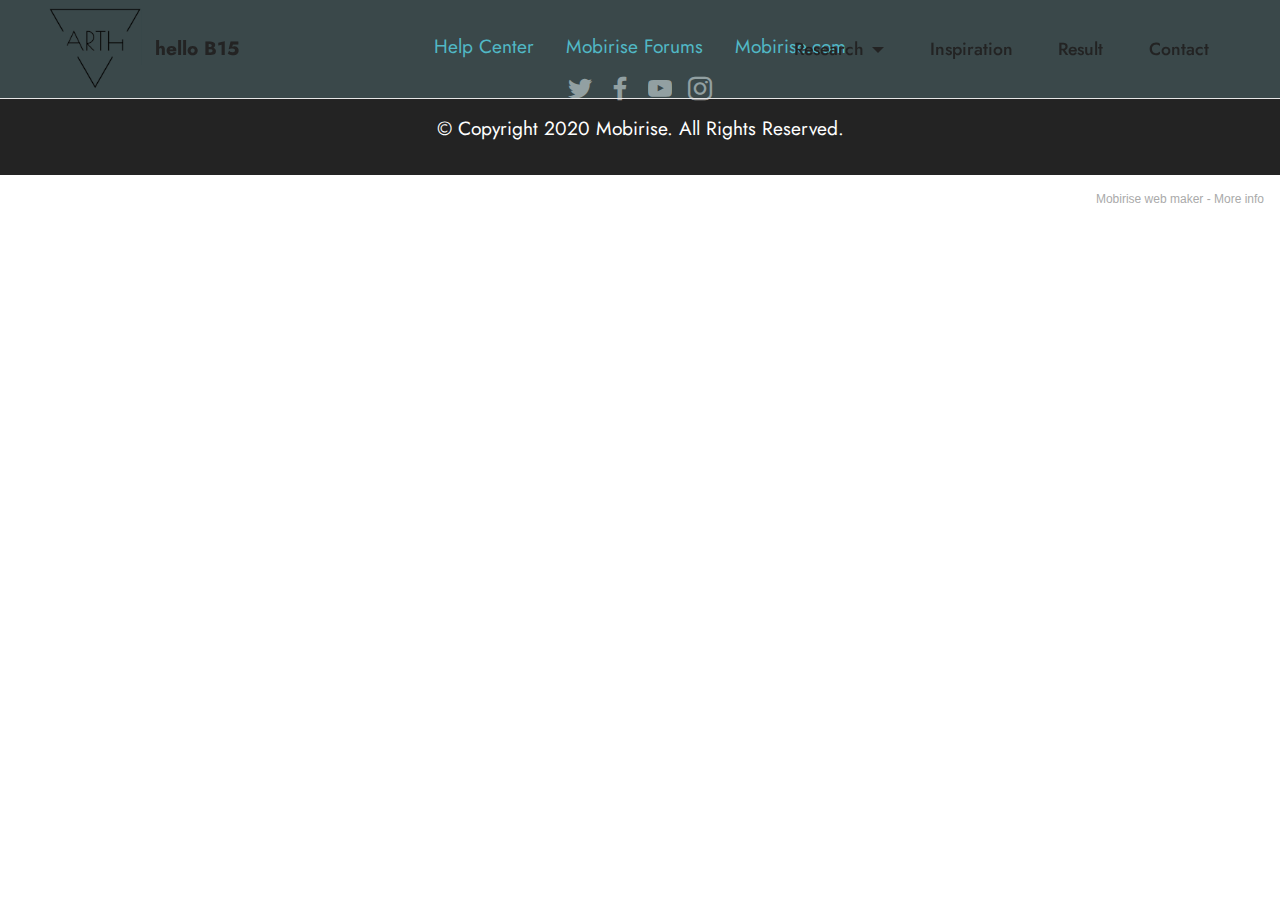
<file: page4.html>
<!DOCTYPE html>
<html  >
<head>
  <!-- Site made with Mobirise Website Builder v5.2.0, https://mobirise.com -->
  <meta charset="UTF-8">
  <meta http-equiv="X-UA-Compatible" content="IE=edge">
  <meta name="generator" content="Mobirise v5.2.0, mobirise.com">
  <meta name="viewport" content="width=device-width, initial-scale=1, minimum-scale=1">
  <link rel="shortcut icon" href="assets/images/arth-130x113.png" type="image/x-icon">
  <meta name="description" content="">
  
  
  <title>Inspiration</title>
  <link rel="stylesheet" href="assets/tether/tether.min.css">
  <link rel="stylesheet" href="assets/bootstrap/css/bootstrap.min.css">
  <link rel="stylesheet" href="assets/bootstrap/css/bootstrap-grid.min.css">
  <link rel="stylesheet" href="assets/bootstrap/css/bootstrap-reboot.min.css">
  <link rel="stylesheet" href="assets/dropdown/css/style.css">
  <link rel="stylesheet" href="assets/socicon/css/styles.css">
  <link rel="stylesheet" href="assets/theme/css/style.css">
  <link rel="preload" as="style" href="assets/mobirise/css/mbr-additional.css"><link rel="stylesheet" href="assets/mobirise/css/mbr-additional.css" type="text/css">
  
  
  
  
</head>
<body>
  
  <section class="menu cid-s48OLK6784" once="menu" id="menu1-x">
    
    <nav class="navbar navbar-dropdown navbar-fixed-top navbar-expand-lg">
        <div class="container-fluid">
            <div class="navbar-brand">
                <span class="navbar-logo">
                    <a href="index.html">
                        <img src="assets/images/arth-130x113.png" alt="Mobirise" style="height: 5.1rem;">
                    </a>
                </span>
                <span class="navbar-caption-wrap"><a class="navbar-caption text-black display-7" href="https://mobiri.se">hello B15</a></span>
            </div>
            <button class="navbar-toggler" type="button" data-toggle="collapse" data-target="#navbarSupportedContent" aria-controls="navbarNavAltMarkup" aria-expanded="false" aria-label="Toggle navigation">
                <div class="hamburger">
                    <span></span>
                    <span></span>
                    <span></span>
                    <span></span>
                </div>
            </button>
            <div class="collapse navbar-collapse" id="navbarSupportedContent">
                <ul class="navbar-nav nav-dropdown nav-right" data-app-modern-menu="true"><li class="nav-item dropdown"><a class="nav-link link text-black text-primary dropdown-toggle display-4" href="#" data-toggle="dropdown-submenu" aria-expanded="false">Research</a><div class="dropdown-menu"><a class="text-black text-primary dropdown-item display-4" href="page5.html">Section A</a><a class="text-black text-primary dropdown-item display-4" href="page6.html">Section B</a><a class="text-black text-primary dropdown-item display-4" href="page7.html">Section C</a></div></li><li class="nav-item"><a class="nav-link link text-black text-primary display-4" href="page1.html">Inspiration</a></li><li class="nav-item"><a class="nav-link link text-black text-primary display-4" href="page1.html">Result</a></li>
                    <li class="nav-item"><a class="nav-link link text-black text-primary display-4" href="page2.html">
                            Contact</a></li></ul>
                
                
            </div>
        </div>
    </nav>

</section>

<section class="footer3 cid-s48P1Icc8J" once="footers" id="footer3-y">

    

    

    <div class="container">
        <div class="media-container-row align-center mbr-white">
            <div class="row row-links">
                <ul class="foot-menu">
                    
                    
                    
                    
                    
                <li class="foot-menu-item mbr-fonts-style display-7"><a href="https://mobirise.com/help/" class="text-success">Help Center</a></li><li class="foot-menu-item mbr-fonts-style display-7"><a href="http://forums.mobirise.com/" class="text-success">Mobirise Forums</a></li><li class="foot-menu-item mbr-fonts-style display-7"><a href="https://mobirise.com/" class="text-success">Mobirise.com</a></li></ul>
            </div>
            <div class="row social-row">
                <div class="social-list align-right pb-2">
                    
                    
                    
                    
                    
                    
                <div class="soc-item">
                        <a href="https://twitter.com/mobirise" target="_blank">
                            <span class="socicon-twitter socicon mbr-iconfont mbr-iconfont-social"></span>
                        </a>
                    </div><div class="soc-item">
                        <a href="https://www.facebook.com/pages/Mobirise/1616226671953247" target="_blank">
                            <span class="socicon-facebook socicon mbr-iconfont mbr-iconfont-social"></span>
                        </a>
                    </div><div class="soc-item">
                        <a href="https://www.youtube.com/c/mobirise" target="_blank">
                            <span class="socicon-youtube socicon mbr-iconfont mbr-iconfont-social"></span>
                        </a>
                    </div><div class="soc-item">
                        <a href="https://instagram.com/mobirise" target="_blank">
                            <span class="mbr-iconfont mbr-iconfont-social socicon-instagram socicon"></span>
                        </a>
                    </div></div>
            </div>
            <div class="row row-copirayt">
                <p class="mbr-text mb-0 mbr-fonts-style mbr-white align-center display-7">
                    © Copyright 2020 Mobirise. All Rights Reserved.
                </p>
            </div>
        </div>
    </div>
</section><section style="background-color: #fff; font-family: -apple-system, BlinkMacSystemFont, 'Segoe UI', 'Roboto', 'Helvetica Neue', Arial, sans-serif; color:#aaa; font-size:12px; padding: 0; align-items: center; display: flex;"><a href="https://mobirise.site/f" style="flex: 1 1; height: 3rem; padding-left: 1rem;"></a><p style="flex: 0 0 auto; margin:0; padding-right:1rem;">Mobirise web maker - <a href="https://mobirise.site/o" style="color:#aaa;">More info</a></p></section><script src="assets/web/assets/jquery/jquery.min.js"></script>  <script src="assets/popper/popper.min.js"></script>  <script src="assets/tether/tether.min.js"></script>  <script src="assets/bootstrap/js/bootstrap.min.js"></script>  <script src="assets/smoothscroll/smooth-scroll.js"></script>  <script src="assets/dropdown/js/nav-dropdown.js"></script>  <script src="assets/dropdown/js/navbar-dropdown.js"></script>  <script src="assets/touchswipe/jquery.touch-swipe.min.js"></script>  <script src="assets/theme/js/script.js"></script>  
  
  
</body>
</html>
</file>
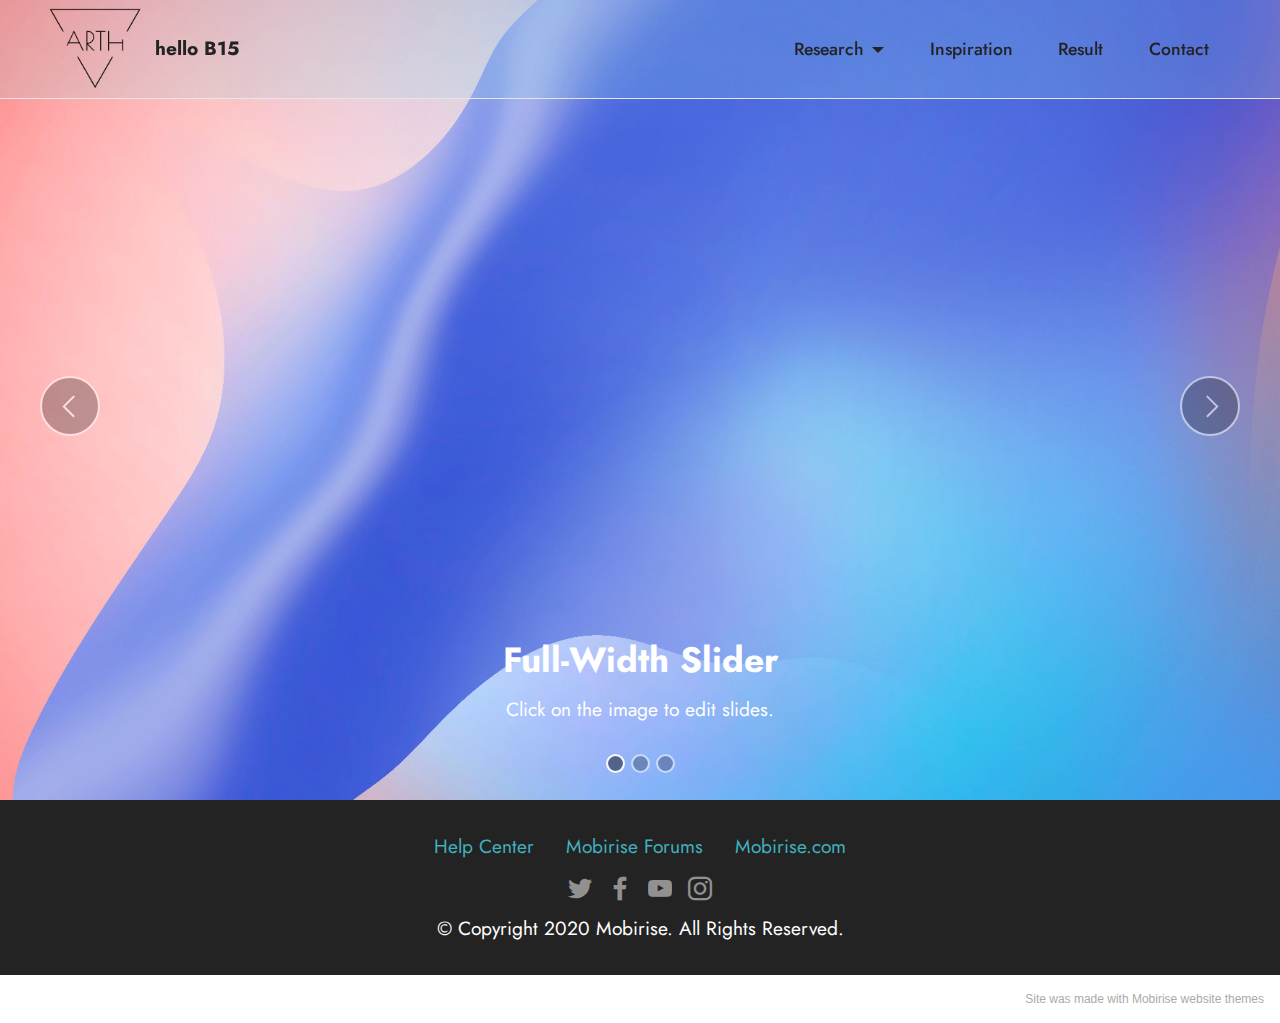
<file: page5.html>
<!DOCTYPE html>
<html  >
<head>
  <!-- Site made with Mobirise Website Builder v5.2.0, https://mobirise.com -->
  <meta charset="UTF-8">
  <meta http-equiv="X-UA-Compatible" content="IE=edge">
  <meta name="generator" content="Mobirise v5.2.0, mobirise.com">
  <meta name="viewport" content="width=device-width, initial-scale=1, minimum-scale=1">
  <link rel="shortcut icon" href="assets/images/arth-130x113.png" type="image/x-icon">
  <meta name="description" content="">
  
  
  <title>Section A</title>
  <link rel="stylesheet" href="assets/web/assets/mobirise-icons2/mobirise2.css">
  <link rel="stylesheet" href="assets/tether/tether.min.css">
  <link rel="stylesheet" href="assets/bootstrap/css/bootstrap.min.css">
  <link rel="stylesheet" href="assets/bootstrap/css/bootstrap-grid.min.css">
  <link rel="stylesheet" href="assets/bootstrap/css/bootstrap-reboot.min.css">
  <link rel="stylesheet" href="assets/dropdown/css/style.css">
  <link rel="stylesheet" href="assets/socicon/css/styles.css">
  <link rel="stylesheet" href="assets/theme/css/style.css">
  <link rel="preload" as="style" href="assets/mobirise/css/mbr-additional.css"><link rel="stylesheet" href="assets/mobirise/css/mbr-additional.css" type="text/css">
  
  
  
  
</head>
<body>
  
  <section class="menu cid-s48OLK6784" once="menu" id="menu1-z">
    
    <nav class="navbar navbar-dropdown navbar-fixed-top navbar-expand-lg">
        <div class="container-fluid">
            <div class="navbar-brand">
                <span class="navbar-logo">
                    <a href="index.html">
                        <img src="assets/images/arth-130x113.png" alt="Mobirise" style="height: 5.1rem;">
                    </a>
                </span>
                <span class="navbar-caption-wrap"><a class="navbar-caption text-black display-7" href="https://mobiri.se">hello B15</a></span>
            </div>
            <button class="navbar-toggler" type="button" data-toggle="collapse" data-target="#navbarSupportedContent" aria-controls="navbarNavAltMarkup" aria-expanded="false" aria-label="Toggle navigation">
                <div class="hamburger">
                    <span></span>
                    <span></span>
                    <span></span>
                    <span></span>
                </div>
            </button>
            <div class="collapse navbar-collapse" id="navbarSupportedContent">
                <ul class="navbar-nav nav-dropdown nav-right" data-app-modern-menu="true"><li class="nav-item dropdown"><a class="nav-link link text-black text-primary dropdown-toggle display-4" href="#" data-toggle="dropdown-submenu" aria-expanded="false">Research</a><div class="dropdown-menu"><a class="text-black text-primary dropdown-item display-4" href="page5.html">Section A</a><a class="text-black text-primary dropdown-item display-4" href="page6.html">Section B</a><a class="text-black text-primary dropdown-item display-4" href="page7.html">Section C</a></div></li><li class="nav-item"><a class="nav-link link text-black text-primary display-4" href="page1.html">Inspiration</a></li><li class="nav-item"><a class="nav-link link text-black text-primary display-4" href="page1.html">Result</a></li>
                    <li class="nav-item"><a class="nav-link link text-black text-primary display-4" href="page2.html">
                            Contact</a></li></ul>
                
                
            </div>
        </div>
    </nav>

</section>

<section class="slider1 cid-sgTEXZbUqo" id="slider1-17">
    
    <div class="carousel slide" id="sgTIQ8sC58" data-interval="5000">
        <ol class="carousel-indicators">
            <li data-slide-to="0" class="active" data-target="#sgTIQ8sC58"></li>
            <li data-slide-to="1" data-target="#sgTIQ8sC58"></li>
            <li data-slide-to="2" data-target="#sgTIQ8sC58"></li>
        </ol>
        <div class="carousel-inner">
            <div class="carousel-item slider-image item active">
                <div class="item-wrapper">
                    <img class="d-block w-100" src="assets/images/background3.jpg">
                    
                    <div class="carousel-caption">
                        <h5 class="mbr-section-subtitle mbr-fonts-style display-5">
                            <strong>Full-Width Slider</strong>
                        </h5>
                        <p class="mbr-section-text mbr-fonts-style display-7">Click on the image to edit slides.</p>
                    </div>
                </div>
            </div>
            <div class="carousel-item slider-image item">
                <div class="item-wrapper">
                    <img class="d-block w-100" src="assets/images/background5.jpg">
                    
                    <div class="carousel-caption">
                        <h5 class="mbr-section-subtitle mbr-fonts-style display-5">
                            <strong>Full-Width Slider</strong>
                        </h5>
                        <p class="mbr-section-text mbr-fonts-style display-7">Click on the image to edit slides.</p>
                    </div>
                </div>
            </div>
            <div class="carousel-item slider-image item">
                <div class="item-wrapper">
                    <img class="d-block w-100" src="assets/images/background8.jpg">
                    
                    <div class="carousel-caption">
                        <h5 class="mbr-section-subtitle mbr-fonts-style display-5">
                            <strong>Full-Width Slider</strong>
                        </h5>
                        <p class="mbr-section-text mbr-fonts-style display-7">Click on the image to edit slides.</p>
                    </div>
                </div>
            </div>
        </div>
        <a class="carousel-control carousel-control-prev" role="button" data-slide="prev" href="#sgTIQ8sC58">
            <span class="mobi-mbri mobi-mbri-arrow-prev" aria-hidden="true"></span>
            <span class="sr-only">Previous</span>
        </a>
        <a class="carousel-control carousel-control-next" role="button" data-slide="next" href="#sgTIQ8sC58">
            <span class="mobi-mbri mobi-mbri-arrow-next" aria-hidden="true"></span>
            <span class="sr-only">Next</span>
        </a>
    </div>
</section>

<section class="footer3 cid-s48P1Icc8J" once="footers" id="footer3-10">

    

    

    <div class="container">
        <div class="media-container-row align-center mbr-white">
            <div class="row row-links">
                <ul class="foot-menu">
                    
                    
                    
                    
                    
                <li class="foot-menu-item mbr-fonts-style display-7"><a href="https://mobirise.com/help/" class="text-success">Help Center</a></li><li class="foot-menu-item mbr-fonts-style display-7"><a href="http://forums.mobirise.com/" class="text-success">Mobirise Forums</a></li><li class="foot-menu-item mbr-fonts-style display-7"><a href="https://mobirise.com/" class="text-success">Mobirise.com</a></li></ul>
            </div>
            <div class="row social-row">
                <div class="social-list align-right pb-2">
                    
                    
                    
                    
                    
                    
                <div class="soc-item">
                        <a href="https://twitter.com/mobirise" target="_blank">
                            <span class="socicon-twitter socicon mbr-iconfont mbr-iconfont-social"></span>
                        </a>
                    </div><div class="soc-item">
                        <a href="https://www.facebook.com/pages/Mobirise/1616226671953247" target="_blank">
                            <span class="socicon-facebook socicon mbr-iconfont mbr-iconfont-social"></span>
                        </a>
                    </div><div class="soc-item">
                        <a href="https://www.youtube.com/c/mobirise" target="_blank">
                            <span class="socicon-youtube socicon mbr-iconfont mbr-iconfont-social"></span>
                        </a>
                    </div><div class="soc-item">
                        <a href="https://instagram.com/mobirise" target="_blank">
                            <span class="mbr-iconfont mbr-iconfont-social socicon-instagram socicon"></span>
                        </a>
                    </div></div>
            </div>
            <div class="row row-copirayt">
                <p class="mbr-text mb-0 mbr-fonts-style mbr-white align-center display-7">
                    © Copyright 2020 Mobirise. All Rights Reserved.
                </p>
            </div>
        </div>
    </div>
</section><section style="background-color: #fff; font-family: -apple-system, BlinkMacSystemFont, 'Segoe UI', 'Roboto', 'Helvetica Neue', Arial, sans-serif; color:#aaa; font-size:12px; padding: 0; align-items: center; display: flex;"><a href="https://mobirise.site/e" style="flex: 1 1; height: 3rem; padding-left: 1rem;"></a><p style="flex: 0 0 auto; margin:0; padding-right:1rem;"><a href="https://mobirise.site/s" style="color:#aaa;">Site</a> was made with Mobirise website themes</p></section><script src="assets/web/assets/jquery/jquery.min.js"></script>  <script src="assets/popper/popper.min.js"></script>  <script src="assets/tether/tether.min.js"></script>  <script src="assets/bootstrap/js/bootstrap.min.js"></script>  <script src="assets/smoothscroll/smooth-scroll.js"></script>  <script src="assets/dropdown/js/nav-dropdown.js"></script>  <script src="assets/dropdown/js/navbar-dropdown.js"></script>  <script src="assets/touchswipe/jquery.touch-swipe.min.js"></script>  <script src="assets/theme/js/script.js"></script>  
  
  
</body>
</html>
</file>
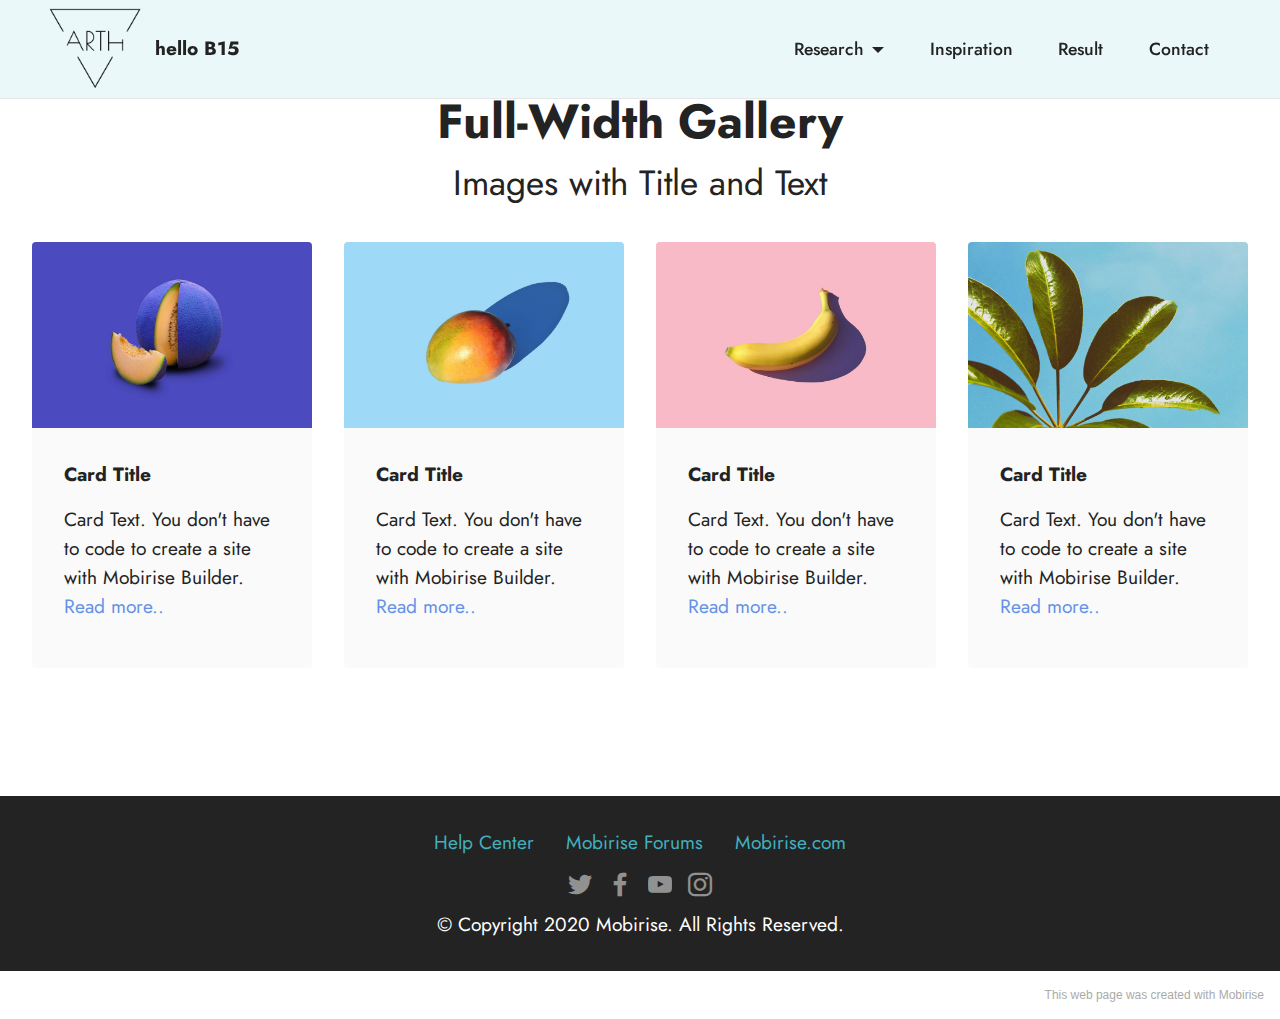
<file: page6.html>
<!DOCTYPE html>
<html  >
<head>
  <!-- Site made with Mobirise Website Builder v5.2.0, https://mobirise.com -->
  <meta charset="UTF-8">
  <meta http-equiv="X-UA-Compatible" content="IE=edge">
  <meta name="generator" content="Mobirise v5.2.0, mobirise.com">
  <meta name="viewport" content="width=device-width, initial-scale=1, minimum-scale=1">
  <link rel="shortcut icon" href="assets/images/arth-130x113.png" type="image/x-icon">
  <meta name="description" content="">
  
  
  <title>Section B</title>
  <link rel="stylesheet" href="assets/tether/tether.min.css">
  <link rel="stylesheet" href="assets/bootstrap/css/bootstrap.min.css">
  <link rel="stylesheet" href="assets/bootstrap/css/bootstrap-grid.min.css">
  <link rel="stylesheet" href="assets/bootstrap/css/bootstrap-reboot.min.css">
  <link rel="stylesheet" href="assets/dropdown/css/style.css">
  <link rel="stylesheet" href="assets/socicon/css/styles.css">
  <link rel="stylesheet" href="assets/theme/css/style.css">
  <link rel="preload" as="style" href="assets/mobirise/css/mbr-additional.css"><link rel="stylesheet" href="assets/mobirise/css/mbr-additional.css" type="text/css">
  
  
  
  
</head>
<body>
  
  <section class="menu cid-s48OLK6784" once="menu" id="menu1-11">
    
    <nav class="navbar navbar-dropdown navbar-fixed-top navbar-expand-lg">
        <div class="container-fluid">
            <div class="navbar-brand">
                <span class="navbar-logo">
                    <a href="index.html">
                        <img src="assets/images/arth-130x113.png" alt="Mobirise" style="height: 5.1rem;">
                    </a>
                </span>
                <span class="navbar-caption-wrap"><a class="navbar-caption text-black display-7" href="https://mobiri.se">hello B15</a></span>
            </div>
            <button class="navbar-toggler" type="button" data-toggle="collapse" data-target="#navbarSupportedContent" aria-controls="navbarNavAltMarkup" aria-expanded="false" aria-label="Toggle navigation">
                <div class="hamburger">
                    <span></span>
                    <span></span>
                    <span></span>
                    <span></span>
                </div>
            </button>
            <div class="collapse navbar-collapse" id="navbarSupportedContent">
                <ul class="navbar-nav nav-dropdown nav-right" data-app-modern-menu="true"><li class="nav-item dropdown"><a class="nav-link link text-black text-primary dropdown-toggle display-4" href="#" data-toggle="dropdown-submenu" aria-expanded="false">Research</a><div class="dropdown-menu"><a class="text-black text-primary dropdown-item display-4" href="page5.html">Section A</a><a class="text-black text-primary dropdown-item display-4" href="page6.html">Section B</a><a class="text-black text-primary dropdown-item display-4" href="page7.html">Section C</a></div></li><li class="nav-item"><a class="nav-link link text-black text-primary display-4" href="page1.html">Inspiration</a></li><li class="nav-item"><a class="nav-link link text-black text-primary display-4" href="page1.html">Result</a></li>
                    <li class="nav-item"><a class="nav-link link text-black text-primary display-4" href="page2.html">
                            Contact</a></li></ul>
                
                
            </div>
        </div>
    </nav>

</section>

<section class="gallery3 cid-sgTEUK5Cam" id="gallery3-16">
    
    
    <div class="container-fluid">
        <div class="mbr-section-head">
            <h4 class="mbr-section-title mbr-fonts-style align-center mb-0 display-2">
                <strong>Full-Width Gallery</strong></h4>
            <h5 class="mbr-section-subtitle mbr-fonts-style align-center mb-0 mt-2 display-5">Images with Title and Text</h5>
        </div>
        <div class="row mt-4">
            <div class="item features-image сol-12 col-md-6 col-lg-3">
                <div class="item-wrapper">
                    <div class="item-img">
                        <img src="assets/images/features1.jpg">
                    </div>
                    <div class="item-content">
                        <h5 class="item-title mbr-fonts-style display-7">
                            <strong>Card Title</strong>
                        </h5>
                        
                        <p class="mbr-text mbr-fonts-style mt-3 display-7">
                            Card Text. You don't have to code to create a site with Mobirise Builder. <a href="#" class="text-primary">Read more..</a></p>
                    </div>
                    
                </div>
            </div>
            <div class="item features-image сol-12 col-md-6 col-lg-3">
                <div class="item-wrapper">
                    <div class="item-img">
                        <img src="assets/images/features2.jpg">
                    </div>
                    <div class="item-content">
                        <h5 class="item-title mbr-fonts-style display-7">
                            <strong>Card Title</strong>
                        </h5>
                        
                        <p class="mbr-text mbr-fonts-style mt-3 display-7">
                            Card Text. You don't have to code to create a site with Mobirise Builder. <a href="#" class="text-primary">Read more..</a></p>
                    </div>
                    
                </div>
            </div>
            <div class="item features-image сol-12 col-md-6 col-lg-3">
                <div class="item-wrapper">
                    <div class="item-img">
                        <img src="assets/images/features3.jpg">
                    </div>
                    <div class="item-content">
                        <h5 class="item-title mbr-fonts-style display-7">
                            <strong>Card Title</strong>
                        </h5>
                        
                        <p class="mbr-text mbr-fonts-style mt-3 display-7">
                            Card Text. You don't have to code to create a site with Mobirise Builder. <a href="#" class="text-primary">Read more..</a></p>
                    </div>
                    
                </div>
            </div>
            <div class="item features-image сol-12 col-md-6 col-lg-3">
                <div class="item-wrapper">
                    <div class="item-img">
                        <img src="assets/images/features4.jpg" alt="" title="">
                    </div>
                    <div class="item-content">
                        <h5 class="item-title mbr-fonts-style display-7">
                            <strong>Card Title</strong>
                        </h5>
                        
                        <p class="mbr-text mbr-fonts-style mt-3 display-7">
                            Card Text. You don't have to code to create a site with Mobirise Builder. <a href="#" class="text-primary">Read more..</a></p>
                    </div>
                    
                </div>
            </div>
        </div>
    </div>
</section>

<section class="footer3 cid-s48P1Icc8J" once="footers" id="footer3-12">

    

    

    <div class="container">
        <div class="media-container-row align-center mbr-white">
            <div class="row row-links">
                <ul class="foot-menu">
                    
                    
                    
                    
                    
                <li class="foot-menu-item mbr-fonts-style display-7"><a href="https://mobirise.com/help/" class="text-success">Help Center</a></li><li class="foot-menu-item mbr-fonts-style display-7"><a href="http://forums.mobirise.com/" class="text-success">Mobirise Forums</a></li><li class="foot-menu-item mbr-fonts-style display-7"><a href="https://mobirise.com/" class="text-success">Mobirise.com</a></li></ul>
            </div>
            <div class="row social-row">
                <div class="social-list align-right pb-2">
                    
                    
                    
                    
                    
                    
                <div class="soc-item">
                        <a href="https://twitter.com/mobirise" target="_blank">
                            <span class="socicon-twitter socicon mbr-iconfont mbr-iconfont-social"></span>
                        </a>
                    </div><div class="soc-item">
                        <a href="https://www.facebook.com/pages/Mobirise/1616226671953247" target="_blank">
                            <span class="socicon-facebook socicon mbr-iconfont mbr-iconfont-social"></span>
                        </a>
                    </div><div class="soc-item">
                        <a href="https://www.youtube.com/c/mobirise" target="_blank">
                            <span class="socicon-youtube socicon mbr-iconfont mbr-iconfont-social"></span>
                        </a>
                    </div><div class="soc-item">
                        <a href="https://instagram.com/mobirise" target="_blank">
                            <span class="mbr-iconfont mbr-iconfont-social socicon-instagram socicon"></span>
                        </a>
                    </div></div>
            </div>
            <div class="row row-copirayt">
                <p class="mbr-text mb-0 mbr-fonts-style mbr-white align-center display-7">
                    © Copyright 2020 Mobirise. All Rights Reserved.
                </p>
            </div>
        </div>
    </div>
</section><section style="background-color: #fff; font-family: -apple-system, BlinkMacSystemFont, 'Segoe UI', 'Roboto', 'Helvetica Neue', Arial, sans-serif; color:#aaa; font-size:12px; padding: 0; align-items: center; display: flex;"><a href="https://mobirise.site/g" style="flex: 1 1; height: 3rem; padding-left: 1rem;"></a><p style="flex: 0 0 auto; margin:0; padding-right:1rem;">This <a href="https://mobirise.site/e" style="color:#aaa;">web page</a> was created with Mobirise</p></section><script src="assets/web/assets/jquery/jquery.min.js"></script>  <script src="assets/popper/popper.min.js"></script>  <script src="assets/tether/tether.min.js"></script>  <script src="assets/bootstrap/js/bootstrap.min.js"></script>  <script src="assets/smoothscroll/smooth-scroll.js"></script>  <script src="assets/dropdown/js/nav-dropdown.js"></script>  <script src="assets/dropdown/js/navbar-dropdown.js"></script>  <script src="assets/touchswipe/jquery.touch-swipe.min.js"></script>  <script src="assets/theme/js/script.js"></script>  
  
  
</body>
</html>
</file>
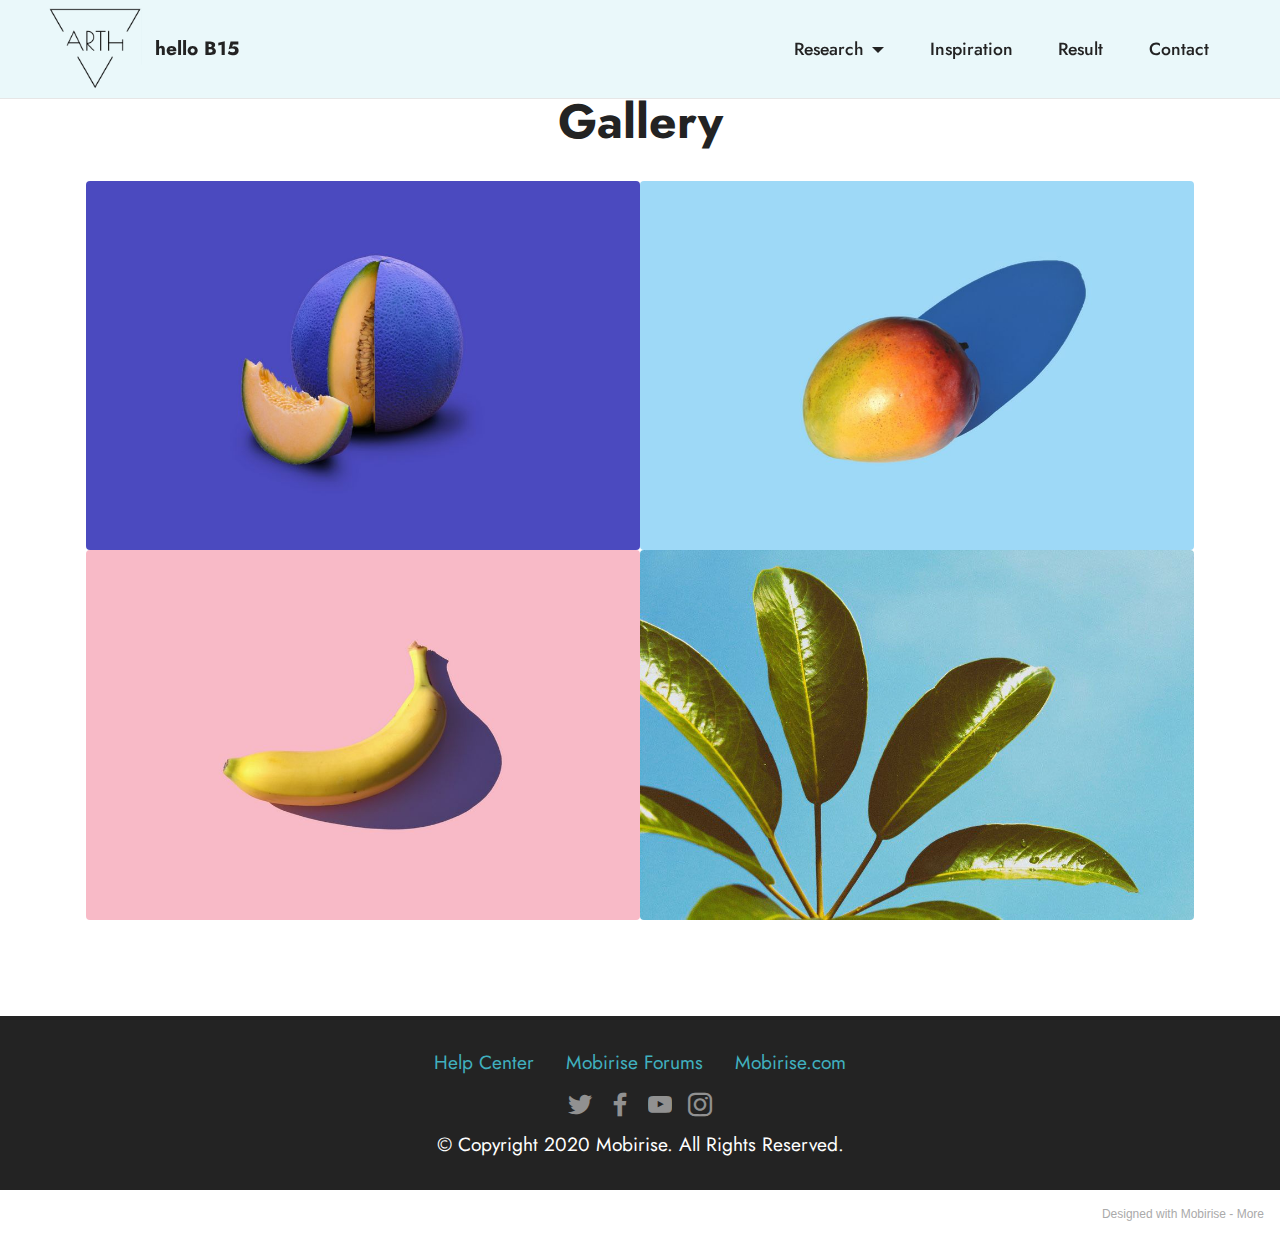
<file: page7.html>
<!DOCTYPE html>
<html  >
<head>
  <!-- Site made with Mobirise Website Builder v5.2.0, https://mobirise.com -->
  <meta charset="UTF-8">
  <meta http-equiv="X-UA-Compatible" content="IE=edge">
  <meta name="generator" content="Mobirise v5.2.0, mobirise.com">
  <meta name="viewport" content="width=device-width, initial-scale=1, minimum-scale=1">
  <link rel="shortcut icon" href="assets/images/arth-130x113.png" type="image/x-icon">
  <meta name="description" content="">
  
  
  <title>Section C</title>
  <link rel="stylesheet" href="assets/tether/tether.min.css">
  <link rel="stylesheet" href="assets/bootstrap/css/bootstrap.min.css">
  <link rel="stylesheet" href="assets/bootstrap/css/bootstrap-grid.min.css">
  <link rel="stylesheet" href="assets/bootstrap/css/bootstrap-reboot.min.css">
  <link rel="stylesheet" href="assets/dropdown/css/style.css">
  <link rel="stylesheet" href="assets/socicon/css/styles.css">
  <link rel="stylesheet" href="assets/theme/css/style.css">
  <link rel="preload" as="style" href="assets/mobirise/css/mbr-additional.css"><link rel="stylesheet" href="assets/mobirise/css/mbr-additional.css" type="text/css">
  
  
  
  
</head>
<body>
  
  <section class="menu cid-s48OLK6784" once="menu" id="menu1-13">
    
    <nav class="navbar navbar-dropdown navbar-fixed-top navbar-expand-lg">
        <div class="container-fluid">
            <div class="navbar-brand">
                <span class="navbar-logo">
                    <a href="index.html">
                        <img src="assets/images/arth-130x113.png" alt="Mobirise" style="height: 5.1rem;">
                    </a>
                </span>
                <span class="navbar-caption-wrap"><a class="navbar-caption text-black display-7" href="https://mobiri.se">hello B15</a></span>
            </div>
            <button class="navbar-toggler" type="button" data-toggle="collapse" data-target="#navbarSupportedContent" aria-controls="navbarNavAltMarkup" aria-expanded="false" aria-label="Toggle navigation">
                <div class="hamburger">
                    <span></span>
                    <span></span>
                    <span></span>
                    <span></span>
                </div>
            </button>
            <div class="collapse navbar-collapse" id="navbarSupportedContent">
                <ul class="navbar-nav nav-dropdown nav-right" data-app-modern-menu="true"><li class="nav-item dropdown"><a class="nav-link link text-black text-primary dropdown-toggle display-4" href="#" data-toggle="dropdown-submenu" aria-expanded="false">Research</a><div class="dropdown-menu"><a class="text-black text-primary dropdown-item display-4" href="page5.html">Section A</a><a class="text-black text-primary dropdown-item display-4" href="page6.html">Section B</a><a class="text-black text-primary dropdown-item display-4" href="page7.html">Section C</a></div></li><li class="nav-item"><a class="nav-link link text-black text-primary display-4" href="page1.html">Inspiration</a></li><li class="nav-item"><a class="nav-link link text-black text-primary display-4" href="page1.html">Result</a></li>
                    <li class="nav-item"><a class="nav-link link text-black text-primary display-4" href="page2.html">
                            Contact</a></li></ul>
                
                
            </div>
        </div>
    </nav>

</section>

<section class="gallery1 cid-sgTERAd7e8" id="gallery1-15">
    
    
    <div class="container">
        <div class="mbr-section-head">
            <h4 class="mbr-section-title mbr-fonts-style align-center mb-0 display-2">
                <strong>Gallery</strong></h4>
            
        </div>
        <div class="row mt-4">
            <div class="item features-image сol-12 col-md-6 col-lg-6">
                <div class="item-wrapper">
                    <div class="item-img">
                        <img src="assets/images/features1.jpg">
                    </div>
                    
                    
                </div>
            </div>
            <div class="item features-image сol-12 col-md-6 col-lg-6">
                <div class="item-wrapper">
                    <div class="item-img">
                        <img src="assets/images/features2.jpg">
                    </div>
                    
                    
                </div>
            </div>
            <div class="item features-image сol-12 col-md-6 col-lg-6">
                <div class="item-wrapper">
                    <div class="item-img">
                        <img src="assets/images/features3.jpg">
                    </div>
                    
                    
                </div>
            </div>
            <div class="item features-image сol-12 col-md-6 col-lg-6">
                <div class="item-wrapper">
                    <div class="item-img">
                        <img src="assets/images/features4.jpg" alt="" title="">
                    </div>
                    
                    
                </div>
            </div>
        </div>
    </div>
</section>

<section class="footer3 cid-s48P1Icc8J" once="footers" id="footer3-14">

    

    

    <div class="container">
        <div class="media-container-row align-center mbr-white">
            <div class="row row-links">
                <ul class="foot-menu">
                    
                    
                    
                    
                    
                <li class="foot-menu-item mbr-fonts-style display-7"><a href="https://mobirise.com/help/" class="text-success">Help Center</a></li><li class="foot-menu-item mbr-fonts-style display-7"><a href="http://forums.mobirise.com/" class="text-success">Mobirise Forums</a></li><li class="foot-menu-item mbr-fonts-style display-7"><a href="https://mobirise.com/" class="text-success">Mobirise.com</a></li></ul>
            </div>
            <div class="row social-row">
                <div class="social-list align-right pb-2">
                    
                    
                    
                    
                    
                    
                <div class="soc-item">
                        <a href="https://twitter.com/mobirise" target="_blank">
                            <span class="socicon-twitter socicon mbr-iconfont mbr-iconfont-social"></span>
                        </a>
                    </div><div class="soc-item">
                        <a href="https://www.facebook.com/pages/Mobirise/1616226671953247" target="_blank">
                            <span class="socicon-facebook socicon mbr-iconfont mbr-iconfont-social"></span>
                        </a>
                    </div><div class="soc-item">
                        <a href="https://www.youtube.com/c/mobirise" target="_blank">
                            <span class="socicon-youtube socicon mbr-iconfont mbr-iconfont-social"></span>
                        </a>
                    </div><div class="soc-item">
                        <a href="https://instagram.com/mobirise" target="_blank">
                            <span class="mbr-iconfont mbr-iconfont-social socicon-instagram socicon"></span>
                        </a>
                    </div></div>
            </div>
            <div class="row row-copirayt">
                <p class="mbr-text mb-0 mbr-fonts-style mbr-white align-center display-7">
                    © Copyright 2020 Mobirise. All Rights Reserved.
                </p>
            </div>
        </div>
    </div>
</section><section style="background-color: #fff; font-family: -apple-system, BlinkMacSystemFont, 'Segoe UI', 'Roboto', 'Helvetica Neue', Arial, sans-serif; color:#aaa; font-size:12px; padding: 0; align-items: center; display: flex;"><a href="https://mobirise.site/n" style="flex: 1 1; height: 3rem; padding-left: 1rem;"></a><p style="flex: 0 0 auto; margin:0; padding-right:1rem;">Designed with Mobirise - <a href="https://mobirise.site/l" style="color:#aaa;">More</a></p></section><script src="assets/web/assets/jquery/jquery.min.js"></script>  <script src="assets/popper/popper.min.js"></script>  <script src="assets/tether/tether.min.js"></script>  <script src="assets/bootstrap/js/bootstrap.min.js"></script>  <script src="assets/smoothscroll/smooth-scroll.js"></script>  <script src="assets/dropdown/js/nav-dropdown.js"></script>  <script src="assets/dropdown/js/navbar-dropdown.js"></script>  <script src="assets/touchswipe/jquery.touch-swipe.min.js"></script>  <script src="assets/theme/js/script.js"></script>  
  
  
</body>
</html>
</file>
<file: assets/web/assets/mobirise-icons2/mobirise2.css>
@font-face {
  font-family: 'Moririse2';
  font-display: swap;
  src:  url('mobirise2.eot?f2bix4');
  src:  url('mobirise2.eot?f2bix4#iefix') format('embedded-opentype'),
    url('mobirise2.ttf?f2bix4') format('truetype'),
    url('mobirise2.woff?f2bix4') format('woff'),
    url('mobirise2.svg?f2bix4#mobirise2') format('svg');
  font-weight: normal;
  font-style: normal;
}

[class^="mobi-"], [class*=" mobi-"] {
  /* use !important to prevent issues with browser extensions that change fonts */
  font-family: 'Moririse2' !important;
  speak: none;
  font-style: normal;
  font-weight: normal;
  font-variant: normal;
  text-transform: none;
  line-height: 1;

  /* Better Font Rendering =========== */
  -webkit-font-smoothing: antialiased;
  -moz-osx-font-smoothing: grayscale;
}

.mobi-mbri-add-submenu:before {
  content: "\e900";
}
.mobi-mbri-alert:before {
  content: "\e901";
}
.mobi-mbri-align-center:before {
  content: "\e902";
}
.mobi-mbri-align-justify:before {
  content: "\e903";
}
.mobi-mbri-align-left:before {
  content: "\e904";
}
.mobi-mbri-align-right:before {
  content: "\e905";
}
.mobi-mbri-android:before {
  content: "\e906";
}
.mobi-mbri-apple:before {
  content: "\e907";
}
.mobi-mbri-arrow-down:before {
  content: "\e908";
}
.mobi-mbri-arrow-next:before {
  content: "\e909";
}
.mobi-mbri-arrow-prev:before {
  content: "\e90a";
}
.mobi-mbri-arrow-up:before {
  content: "\e90b";
}
.mobi-mbri-bold:before {
  content: "\e90c";
}
.mobi-mbri-bookmark:before {
  content: "\e90d";
}
.mobi-mbri-bootstrap:before {
  content: "\e90e";
}
.mobi-mbri-briefcase:before {
  content: "\e90f";
}
.mobi-mbri-browse:before {
  content: "\e910";
}
.mobi-mbri-bulleted-list:before {
  content: "\e911";
}
.mobi-mbri-calendar:before {
  content: "\e912";
}
.mobi-mbri-camera:before {
  content: "\e913";
}
.mobi-mbri-cart-add:before {
  content: "\e914";
}
.mobi-mbri-cart-full:before {
  content: "\e915";
}
.mobi-mbri-cash:before {
  content: "\e916";
}
.mobi-mbri-change-style:before {
  content: "\e917";
}
.mobi-mbri-chat:before {
  content: "\e918";
}
.mobi-mbri-clock:before {
  content: "\e919";
}
.mobi-mbri-close:before {
  content: "\e91a";
}
.mobi-mbri-cloud:before {
  content: "\e91b";
}
.mobi-mbri-code:before {
  content: "\e91c";
}
.mobi-mbri-contact-form:before {
  content: "\e91d";
}
.mobi-mbri-credit-card:before {
  content: "\e91e";
}
.mobi-mbri-cursor-click:before {
  content: "\e91f";
}
.mobi-mbri-cust-feedback:before {
  content: "\e920";
}
.mobi-mbri-database:before {
  content: "\e921";
}
.mobi-mbri-delivery:before {
  content: "\e922";
}
.mobi-mbri-desktop:before {
  content: "\e923";
}
.mobi-mbri-devices:before {
  content: "\e924";
}
.mobi-mbri-down:before {
  content: "\e925";
}
.mobi-mbri-download-2:before {
  content: "\e926";
}
.mobi-mbri-download:before {
  content: "\e927";
}
.mobi-mbri-drag-n-drop-2:before {
  content: "\e928";
}
.mobi-mbri-drag-n-drop:before {
  content: "\e929";
}
.mobi-mbri-edit-2:before {
  content: "\e92a";
}
.mobi-mbri-edit:before {
  content: "\e92b";
}
.mobi-mbri-error:before {
  content: "\e92c";
}
.mobi-mbri-extension:before {
  content: "\e92d";
}
.mobi-mbri-features:before {
  content: "\e92e";
}
.mobi-mbri-file:before {
  content: "\e92f";
}
.mobi-mbri-flag:before {
  content: "\e930";
}
.mobi-mbri-folder:before {
  content: "\e931";
}
.mobi-mbri-gift:before {
  content: "\e932";
}
.mobi-mbri-github:before {
  content: "\e933";
}
.mobi-mbri-globe-2:before {
  content: "\e934";
}
.mobi-mbri-globe:before {
  content: "\e935";
}
.mobi-mbri-growing-chart:before {
  content: "\e936";
}
.mobi-mbri-hearth:before {
  content: "\e937";
}
.mobi-mbri-help:before {
  content: "\e938";
}
.mobi-mbri-home:before {
  content: "\e939";
}
.mobi-mbri-hot-cup:before {
  content: "\e93a";
}
.mobi-mbri-idea:before {
  content: "\e93b";
}
.mobi-mbri-image-gallery:before {
  content: "\e93c";
}
.mobi-mbri-image-slider:before {
  content: "\e93d";
}
.mobi-mbri-info:before {
  content: "\e93e";
}
.mobi-mbri-italic:before {
  content: "\e93f";
}
.mobi-mbri-key:before {
  content: "\e940";
}
.mobi-mbri-laptop:before {
  content: "\e941";
}
.mobi-mbri-layers:before {
  content: "\e942";
}
.mobi-mbri-left-right:before {
  content: "\e943";
}
.mobi-mbri-left:before {
  content: "\e944";
}
.mobi-mbri-letter:before {
  content: "\e945";
}
.mobi-mbri-like:before {
  content: "\e946";
}
.mobi-mbri-link:before {
  content: "\e947";
}
.mobi-mbri-lock:before {
  content: "\e948";
}
.mobi-mbri-login:before {
  content: "\e949";
}
.mobi-mbri-logout:before {
  content: "\e94a";
}
.mobi-mbri-magic-stick:before {
  content: "\e94b";
}
.mobi-mbri-map-pin:before {
  content: "\e94c";
}
.mobi-mbri-menu:before {
  content: "\e94d";
}
.mobi-mbri-mobile-2:before {
  content: "\e94e";
}
.mobi-mbri-mobile-horizontal:before {
  content: "\e94f";
}
.mobi-mbri-mobile:before {
  content: "\e950";
}
.mobi-mbri-mobirise:before {
  content: "\e951";
}
.mobi-mbri-more-horizontal:before {
  content: "\e952";
}
.mobi-mbri-more-vertical:before {
  content: "\e953";
}
.mobi-mbri-music:before {
  content: "\e954";
}
.mobi-mbri-new-file:before {
  content: "\e955";
}
.mobi-mbri-numbered-list:before {
  content: "\e956";
}
.mobi-mbri-opened-folder:before {
  content: "\e957";
}
.mobi-mbri-pages:before {
  content: "\e958";
}
.mobi-mbri-paper-plane:before {
  content: "\e959";
}
.mobi-mbri-paperclip:before {
  content: "\e95a";
}
.mobi-mbri-phone:before {
  content: "\e95b";
}
.mobi-mbri-photo:before {
  content: "\e95c";
}
.mobi-mbri-photos:before {
  content: "\e95d";
}
.mobi-mbri-pin:before {
  content: "\e95e";
}
.mobi-mbri-play:before {
  content: "\e95f";
}
.mobi-mbri-plus:before {
  content: "\e960";
}
.mobi-mbri-preview:before {
  content: "\e961";
}
.mobi-mbri-print:before {
  content: "\e962";
}
.mobi-mbri-protect:before {
  content: "\e963";
}
.mobi-mbri-question:before {
  content: "\e964";
}
.mobi-mbri-quote-left:before {
  content: "\e965";
}
.mobi-mbri-quote-right:before {
  content: "\e966";
}
.mobi-mbri-redo:before {
  content: "\e967";
}
.mobi-mbri-refresh:before {
  content: "\e968";
}
.mobi-mbri-responsive-2:before {
  content: "\e969";
}
.mobi-mbri-responsive:before {
  content: "\e96a";
}
.mobi-mbri-right:before {
  content: "\e96b";
}
.mobi-mbri-rocket:before {
  content: "\e96c";
}
.mobi-mbri-sad-face:before {
  content: "\e96d";
}
.mobi-mbri-sale:before {
  content: "\e96e";
}
.mobi-mbri-save:before {
  content: "\e96f";
}
.mobi-mbri-search:before {
  content: "\e970";
}
.mobi-mbri-setting-2:before {
  content: "\e971";
}
.mobi-mbri-setting-3:before {
  content: "\e972";
}
.mobi-mbri-setting:before {
  content: "\e973";
}
.mobi-mbri-share:before {
  content: "\e974";
}
.mobi-mbri-shopping-bag:before {
  content: "\e975";
}
.mobi-mbri-shopping-basket:before {
  content: "\e976";
}
.mobi-mbri-shopping-cart:before {
  content: "\e977";
}
.mobi-mbri-sites:before {
  content: "\e978";
}
.mobi-mbri-smile-face:before {
  content: "\e979";
}
.mobi-mbri-speed:before {
  content: "\e97a";
}
.mobi-mbri-star:before {
  content: "\e97b";
}
.mobi-mbri-success:before {
  content: "\e97c";
}
.mobi-mbri-sun:before {
  content: "\e97d";
}
.mobi-mbri-sun2:before {
  content: "\e97e";
}
.mobi-mbri-tablet-vertical:before {
  content: "\e97f";
}
.mobi-mbri-tablet:before {
  content: "\e980";
}
.mobi-mbri-target:before {
  content: "\e981";
}
.mobi-mbri-timer:before {
  content: "\e982";
}
.mobi-mbri-to-ftp:before {
  content: "\e983";
}
.mobi-mbri-to-local-drive:before {
  content: "\e984";
}
.mobi-mbri-touch-swipe:before {
  content: "\e985";
}
.mobi-mbri-touch:before {
  content: "\e986";
}
.mobi-mbri-trash:before {
  content: "\e987";
}
.mobi-mbri-underline:before {
  content: "\e988";
}
.mobi-mbri-undo:before {
  content: "\e989";
}
.mobi-mbri-unlink:before {
  content: "\e98a";
}
.mobi-mbri-unlock:before {
  content: "\e98b";
}
.mobi-mbri-up-down:before {
  content: "\e98c";
}
.mobi-mbri-up:before {
  content: "\e98d";
}
.mobi-mbri-update:before {
  content: "\e98e";
}
.mobi-mbri-upload-2:before {
  content: "\e98f";
}
.mobi-mbri-upload:before {
  content: "\e990";
}
.mobi-mbri-user-2:before {
  content: "\e991";
}
.mobi-mbri-user:before {
  content: "\e992";
}
.mobi-mbri-users:before {
  content: "\e993";
}
.mobi-mbri-video-play:before {
  content: "\e994";
}
.mobi-mbri-video:before {
  content: "\e995";
}
.mobi-mbri-watch:before {
  content: "\e996";
}
.mobi-mbri-website-theme-2:before {
  content: "\e997";
}
.mobi-mbri-website-theme:before {
  content: "\e998";
}
.mobi-mbri-wifi:before {
  content: "\e999";
}
.mobi-mbri-windows:before {
  content: "\e99a";
}
.mobi-mbri-zoom-in:before {
  content: "\e99b";
}
.mobi-mbri-zoom-out:before {
  content: "\e99c";
}
</file>
<file: assets/socicon/css/styles.css>
@charset "UTF-8";

@font-face {
  font-family: 'Socicon';
  src:  url('../fonts/socicon.eot');
  src:  url('../fonts/socicon.eot?#iefix') format('embedded-opentype'),
    url('../fonts/socicon.woff2') format('woff2'),
    url('../fonts/socicon.ttf') format('truetype'),
    url('../fonts/socicon.woff') format('woff'),
    url('../fonts/socicon.svg#socicon') format('svg');
  font-weight: normal;
  font-style: normal;
}

[data-icon]:before {
  font-family: "socicon" !important;
  content: attr(data-icon);
  font-style: normal !important;
  font-weight: normal !important;
  font-variant: normal !important;
  text-transform: none !important;
  speak: none;
  line-height: 1;
  -webkit-font-smoothing: antialiased;
  -moz-osx-font-smoothing: grayscale;
}

[class^="socicon-"], [class*=" socicon-"] {
  /* use !important to prevent issues with browser extensions that change fonts */
  font-family: 'Socicon' !important;
  speak: none;
  font-style: normal;
  font-weight: normal;
  font-variant: normal;
  text-transform: none;
  line-height: 1;

  /* Better Font Rendering =========== */
  -webkit-font-smoothing: antialiased;
  -moz-osx-font-smoothing: grayscale;
}

.socicon-eitaa:before {
  content: "\e97c";
}
.socicon-soroush:before {
  content: "\e97d";
}
.socicon-bale:before {
  content: "\e97e";
}
.socicon-zazzle:before {
  content: "\e97b";
}
.socicon-society6:before {
  content: "\e97a";
}
.socicon-redbubble:before {
  content: "\e979";
}
.socicon-avvo:before {
  content: "\e978";
}
.socicon-stitcher:before {
  content: "\e977";
}
.socicon-googlehangouts:before {
  content: "\e974";
}
.socicon-dlive:before {
  content: "\e975";
}
.socicon-vsco:before {
  content: "\e976";
}
.socicon-flipboard:before {
  content: "\e973";
}
.socicon-ubuntu:before {
  content: "\e958";
}
.socicon-artstation:before {
  content: "\e959";
}
.socicon-invision:before {
  content: "\e95a";
}
.socicon-torial:before {
  content: "\e95b";
}
.socicon-collectorz:before {
  content: "\e95c";
}
.socicon-seenthis:before {
  content: "\e95d";
}
.socicon-googleplaymusic:before {
  content: "\e95e";
}
.socicon-debian:before {
  content: "\e95f";
}
.socicon-filmfreeway:before {
  content: "\e960";
}
.socicon-gnome:before {
  content: "\e961";
}
.socicon-itchio:before {
  content: "\e962";
}
.socicon-jamendo:before {
  content: "\e963";
}
.socicon-mix:before {
  content: "\e964";
}
.socicon-sharepoint:before {
  content: "\e965";
}
.socicon-tinder:before {
  content: "\e966";
}
.socicon-windguru:before {
  content: "\e967";
}
.socicon-cdbaby:before {
  content: "\e968";
}
.socicon-elementaryos:before {
  content: "\e969";
}
.socicon-stage32:before {
  content: "\e96a";
}
.socicon-tiktok:before {
  content: "\e96b";
}
.socicon-gitter:before {
  content: "\e96c";
}
.socicon-letterboxd:before {
  content: "\e96d";
}
.socicon-threema:before {
  content: "\e96e";
}
.socicon-splice:before {
  content: "\e96f";
}
.socicon-metapop:before {
  content: "\e970";
}
.socicon-naver:before {
  content: "\e971";
}
.socicon-remote:before {
  content: "\e972";
}
.socicon-internet:before {
  content: "\e957";
}
.socicon-moddb:before {
  content: "\e94b";
}
.socicon-indiedb:before {
  content: "\e94c";
}
.socicon-traxsource:before {
  content: "\e94d";
}
.socicon-gamefor:before {
  content: "\e94e";
}
.socicon-pixiv:before {
  content: "\e94f";
}
.socicon-myanimelist:before {
  content: "\e950";
}
.socicon-blackberry:before {
  content: "\e951";
}
.socicon-wickr:before {
  content: "\e952";
}
.socicon-spip:before {
  content: "\e953";
}
.socicon-napster:before {
  content: "\e954";
}
.socicon-beatport:before {
  content: "\e955";
}
.socicon-hackerone:before {
  content: "\e956";
}
.socicon-hackernews:before {
  content: "\e946";
}
.socicon-smashwords:before {
  content: "\e947";
}
.socicon-kobo:before {
  content: "\e948";
}
.socicon-bookbub:before {
  content: "\e949";
}
.socicon-mailru:before {
  content: "\e94a";
}
.socicon-gitlab:before {
  content: "\e945";
}
.socicon-instructables:before {
  content: "\e944";
}
.socicon-portfolio:before {
  content: "\e943";
}
.socicon-codered:before {
  content: "\e940";
}
.socicon-origin:before {
  content: "\e941";
}
.socicon-nextdoor:before {
  content: "\e942";
}
.socicon-udemy:before {
  content: "\e93f";
}
.socicon-livemaster:before {
  content: "\e93e";
}
.socicon-crunchbase:before {
  content: "\e93b";
}
.socicon-homefy:before {
  content: "\e93c";
}
.socicon-calendly:before {
  content: "\e93d";
}
.socicon-realtor:before {
  content: "\e90f";
}
.socicon-tidal:before {
  content: "\e910";
}
.socicon-qobuz:before {
  content: "\e911";
}
.socicon-natgeo:before {
  content: "\e912";
}
.socicon-mastodon:before {
  content: "\e913";
}
.socicon-unsplash:before {
  content: "\e914";
}
.socicon-homeadvisor:before {
  content: "\e915";
}
.socicon-angieslist:before {
  content: "\e916";
}
.socicon-codepen:before {
  content: "\e917";
}
.socicon-slack:before {
  content: "\e918";
}
.socicon-openaigym:before {
  content: "\e919";
}
.socicon-logmein:before {
  content: "\e91a";
}
.socicon-fiverr:before {
  content: "\e91b";
}
.socicon-gotomeeting:before {
  content: "\e91c";
}
.socicon-aliexpress:before {
  content: "\e91d";
}
.socicon-guru:before {
  content: "\e91e";
}
.socicon-appstore:before {
  content: "\e91f";
}
.socicon-homes:before {
  content: "\e920";
}
.socicon-zoom:before {
  content: "\e921";
}
.socicon-alibaba:before {
  content: "\e922";
}
.socicon-craigslist:before {
  content: "\e923";
}
.socicon-wix:before {
  content: "\e924";
}
.socicon-redfin:before {
  content: "\e925";
}
.socicon-googlecalendar:before {
  content: "\e926";
}
.socicon-shopify:before {
  content: "\e927";
}
.socicon-freelancer:before {
  content: "\e928";
}
.socicon-seedrs:before {
  content: "\e929";
}
.socicon-bing:before {
  content: "\e92a";
}
.socicon-doodle:before {
  content: "\e92b";
}
.socicon-bonanza:before {
  content: "\e92c";
}
.socicon-squarespace:before {
  content: "\e92d";
}
.socicon-toptal:before {
  content: "\e92e";
}
.socicon-gust:before {
  content: "\e92f";
}
.socicon-ask:before {
  content: "\e930";
}
.socicon-trulia:before {
  content: "\e931";
}
.socicon-loomly:before {
  content: "\e932";
}
.socicon-ghost:before {
  content: "\e933";
}
.socicon-upwork:before {
  content: "\e934";
}
.socicon-fundable:before {
  content: "\e935";
}
.socicon-booking:before {
  content: "\e936";
}
.socicon-googlemaps:before {
  content: "\e937";
}
.socicon-zillow:before {
  content: "\e938";
}
.socicon-niconico:before {
  content: "\e939";
}
.socicon-toneden:before {
  content: "\e93a";
}
.socicon-augment:before {
  content: "\e908";
}
.socicon-bitbucket:before {
  content: "\e909";
}
.socicon-fyuse:before {
  content: "\e90a";
}
.socicon-yt-gaming:before {
  content: "\e90b";
}
.socicon-sketchfab:before {
  content: "\e90c";
}
.socicon-mobcrush:before {
  content: "\e90d";
}
.socicon-microsoft:before {
  content: "\e90e";
}
.socicon-pandora:before {
  content: "\e907";
}
.socicon-messenger:before {
  content: "\e906";
}
.socicon-gamewisp:before {
  content: "\e905";
}
.socicon-bloglovin:before {
  content: "\e904";
}
.socicon-tunein:before {
  content: "\e903";
}
.socicon-gamejolt:before {
  content: "\e901";
}
.socicon-trello:before {
  content: "\e902";
}
.socicon-spreadshirt:before {
  content: "\e900";
}
.socicon-500px:before {
  content: "\e000";
}
.socicon-8tracks:before {
  content: "\e001";
}
.socicon-airbnb:before {
  content: "\e002";
}
.socicon-alliance:before {
  content: "\e003";
}
.socicon-amazon:before {
  content: "\e004";
}
.socicon-amplement:before {
  content: "\e005";
}
.socicon-android:before {
  content: "\e006";
}
.socicon-angellist:before {
  content: "\e007";
}
.socicon-apple:before {
  content: "\e008";
}
.socicon-appnet:before {
  content: "\e009";
}
.socicon-baidu:before {
  content: "\e00a";
}
.socicon-bandcamp:before {
  content: "\e00b";
}
.socicon-battlenet:before {
  content: "\e00c";
}
.socicon-mixer:before {
  content: "\e00d";
}
.socicon-bebee:before {
  content: "\e00e";
}
.socicon-bebo:before {
  content: "\e00f";
}
.socicon-behance:before {
  content: "\e010";
}
.socicon-blizzard:before {
  content: "\e011";
}
.socicon-blogger:before {
  content: "\e012";
}
.socicon-buffer:before {
  content: "\e013";
}
.socicon-chrome:before {
  content: "\e014";
}
.socicon-coderwall:before {
  content: "\e015";
}
.socicon-curse:before {
  content: "\e016";
}
.socicon-dailymotion:before {
  content: "\e017";
}
.socicon-deezer:before {
  content: "\e018";
}
.socicon-delicious:before {
  content: "\e019";
}
.socicon-deviantart:before {
  content: "\e01a";
}
.socicon-diablo:before {
  content: "\e01b";
}
.socicon-digg:before {
  content: "\e01c";
}
.socicon-discord:before {
  content: "\e01d";
}
.socicon-disqus:before {
  content: "\e01e";
}
.socicon-douban:before {
  content: "\e01f";
}
.socicon-draugiem:before {
  content: "\e020";
}
.socicon-dribbble:before {
  content: "\e021";
}
.socicon-drupal:before {
  content: "\e022";
}
.socicon-ebay:before {
  content: "\e023";
}
.socicon-ello:before {
  content: "\e024";
}
.socicon-endomodo:before {
  content: "\e025";
}
.socicon-envato:before {
  content: "\e026";
}
.socicon-etsy:before {
  content: "\e027";
}
.socicon-facebook:before {
  content: "\e028";
}
.socicon-feedburner:before {
  content: "\e029";
}
.socicon-filmweb:before {
  content: "\e02a";
}
.socicon-firefox:before {
  content: "\e02b";
}
.socicon-flattr:before {
  content: "\e02c";
}
.socicon-flickr:before {
  content: "\e02d";
}
.socicon-formulr:before {
  content: "\e02e";
}
.socicon-forrst:before {
  content: "\e02f";
}
.socicon-foursquare:before {
  content: "\e030";
}
.socicon-friendfeed:before {
  content: "\e031";
}
.socicon-github:before {
  content: "\e032";
}
.socicon-goodreads:before {
  content: "\e033";
}
.socicon-google:before {
  content: "\e034";
}
.socicon-googlescholar:before {
  content: "\e035";
}
.socicon-googlegroups:before {
  content: "\e036";
}
.socicon-googlephotos:before {
  content: "\e037";
}
.socicon-googleplus:before {
  content: "\e038";
}
.socicon-grooveshark:before {
  content: "\e039";
}
.socicon-hackerrank:before {
  content: "\e03a";
}
.socicon-hearthstone:before {
  content: "\e03b";
}
.socicon-hellocoton:before {
  content: "\e03c";
}
.socicon-heroes:before {
  content: "\e03d";
}
.socicon-smashcast:before {
  content: "\e03e";
}
.socicon-horde:before {
  content: "\e03f";
}
.socicon-houzz:before {
  content: "\e040";
}
.socicon-icq:before {
  content: "\e041";
}
.socicon-identica:before {
  content: "\e042";
}
.socicon-imdb:before {
  content: "\e043";
}
.socicon-instagram:before {
  content: "\e044";
}
.socicon-issuu:before {
  content: "\e045";
}
.socicon-istock:before {
  content: "\e046";
}
.socicon-itunes:before {
  content: "\e047";
}
.socicon-keybase:before {
  content: "\e048";
}
.socicon-lanyrd:before {
  content: "\e049";
}
.socicon-lastfm:before {
  content: "\e04a";
}
.socicon-line:before {
  content: "\e04b";
}
.socicon-linkedin:before {
  content: "\e04c";
}
.socicon-livejournal:before {
  content: "\e04d";
}
.socicon-lyft:before {
  content: "\e04e";
}
.socicon-macos:before {
  content: "\e04f";
}
.socicon-mail:before {
  content: "\e050";
}
.socicon-medium:before {
  content: "\e051";
}
.socicon-meetup:before {
  content: "\e052";
}
.socicon-mixcloud:before {
  content: "\e053";
}
.socicon-modelmayhem:before {
  content: "\e054";
}
.socicon-mumble:before {
  content: "\e055";
}
.socicon-myspace:before {
  content: "\e056";
}
.socicon-newsvine:before {
  content: "\e057";
}
.socicon-nintendo:before {
  content: "\e058";
}
.socicon-npm:before {
  content: "\e059";
}
.socicon-odnoklassniki:before {
  content: "\e05a";
}
.socicon-openid:before {
  content: "\e05b";
}
.socicon-opera:before {
  content: "\e05c";
}
.socicon-outlook:before {
  content: "\e05d";
}
.socicon-overwatch:before {
  content: "\e05e";
}
.socicon-patreon:before {
  content: "\e05f";
}
.socicon-paypal:before {
  content: "\e060";
}
.socicon-periscope:before {
  content: "\e061";
}
.socicon-persona:before {
  content: "\e062";
}
.socicon-pinterest:before {
  content: "\e063";
}
.socicon-play:before {
  content: "\e064";
}
.socicon-player:before {
  content: "\e065";
}
.socicon-playstation:before {
  content: "\e066";
}
.socicon-pocket:before {
  content: "\e067";
}
.socicon-qq:before {
  content: "\e068";
}
.socicon-quora:before {
  content: "\e069";
}
.socicon-raidcall:before {
  content: "\e06a";
}
.socicon-ravelry:before {
  content: "\e06b";
}
.socicon-reddit:before {
  content: "\e06c";
}
.socicon-renren:before {
  content: "\e06d";
}
.socicon-researchgate:before {
  content: "\e06e";
}
.socicon-residentadvisor:before {
  content: "\e06f";
}
.socicon-reverbnation:before {
  content: "\e070";
}
.socicon-rss:before {
  content: "\e071";
}
.socicon-sharethis:before {
  content: "\e072";
}
.socicon-skype:before {
  content: "\e073";
}
.socicon-slideshare:before {
  content: "\e074";
}
.socicon-smugmug:before {
  content: "\e075";
}
.socicon-snapchat:before {
  content: "\e076";
}
.socicon-songkick:before {
  content: "\e077";
}
.socicon-soundcloud:before {
  content: "\e078";
}
.socicon-spotify:before {
  content: "\e079";
}
.socicon-stackexchange:before {
  content: "\e07a";
}
.socicon-stackoverflow:before {
  content: "\e07b";
}
.socicon-starcraft:before {
  content: "\e07c";
}
.socicon-stayfriends:before {
  content: "\e07d";
}
.socicon-steam:before {
  content: "\e07e";
}
.socicon-storehouse:before {
  content: "\e07f";
}
.socicon-strava:before {
  content: "\e080";
}
.socicon-streamjar:before {
  content: "\e081";
}
.socicon-stumbleupon:before {
  content: "\e082";
}
.socicon-swarm:before {
  content: "\e083";
}
.socicon-teamspeak:before {
  content: "\e084";
}
.socicon-teamviewer:before {
  content: "\e085";
}
.socicon-technorati:before {
  content: "\e086";
}
.socicon-telegram:before {
  content: "\e087";
}
.socicon-tripadvisor:before {
  content: "\e088";
}
.socicon-tripit:before {
  content: "\e089";
}
.socicon-triplej:before {
  content: "\e08a";
}
.socicon-tumblr:before {
  content: "\e08b";
}
.socicon-twitch:before {
  content: "\e08c";
}
.socicon-twitter:before {
  content: "\e08d";
}
.socicon-uber:before {
  content: "\e08e";
}
.socicon-ventrilo:before {
  content: "\e08f";
}
.socicon-viadeo:before {
  content: "\e090";
}
.socicon-viber:before {
  content: "\e091";
}
.socicon-viewbug:before {
  content: "\e092";
}
.socicon-vimeo:before {
  content: "\e093";
}
.socicon-vine:before {
  content: "\e094";
}
.socicon-vkontakte:before {
  content: "\e095";
}
.socicon-warcraft:before {
  content: "\e096";
}
.socicon-wechat:before {
  content: "\e097";
}
.socicon-weibo:before {
  content: "\e098";
}
.socicon-whatsapp:before {
  content: "\e099";
}
.socicon-wikipedia:before {
  content: "\e09a";
}
.socicon-windows:before {
  content: "\e09b";
}
.socicon-wordpress:before {
  content: "\e09c";
}
.socicon-wykop:before {
  content: "\e09d";
}
.socicon-xbox:before {
  content: "\e09e";
}
.socicon-xing:before {
  content: "\e09f";
}
.socicon-yahoo:before {
  content: "\e0a0";
}
.socicon-yammer:before {
  content: "\e0a1";
}
.socicon-yandex:before {
  content: "\e0a2";
}
.socicon-yelp:before {
  content: "\e0a3";
}
.socicon-younow:before {
  content: "\e0a4";
}
.socicon-youtube:before {
  content: "\e0a5";
}
.socicon-zapier:before {
  content: "\e0a6";
}
.socicon-zerply:before {
  content: "\e0a7";
}
.socicon-zomato:before {
  content: "\e0a8";
}
.socicon-zynga:before {
  content: "\e0a9";
}
</file>
<file: assets/dropdown/css/style.css>
.navbar-dropdown {
  left: 0;
  padding: 0;
  position: absolute;
  right: 0;
  top: 0;
  transition: all 0.45s ease;
  z-index: 1030;
  background: #282828; }
  .navbar-dropdown .navbar-logo {
    margin-right: 0.8rem;
    transition: margin 0.3s ease-in-out;
    vertical-align: middle; }
    .navbar-dropdown .navbar-logo img {
      height: 3.125rem;
      transition: all 0.3s ease-in-out; }
    .navbar-dropdown .navbar-logo.mbr-iconfont {
      font-size: 3.125rem;
      line-height: 3.125rem; }
  .navbar-dropdown .navbar-caption {
    font-weight: 700;
    white-space: normal;
    vertical-align: -4px;
    line-height: 3.125rem !important; }
    .navbar-dropdown .navbar-caption, .navbar-dropdown .navbar-caption:hover {
      color: inherit;
      text-decoration: none; }
  .navbar-dropdown .mbr-iconfont + .navbar-caption {
    vertical-align: -1px; }
  .navbar-dropdown.navbar-fixed-top {
    position: fixed; }
  .navbar-dropdown .navbar-brand span {
    vertical-align: -4px; }
  .navbar-dropdown.bg-color.transparent {
    background: none; }
  .navbar-dropdown.navbar-short .navbar-brand {
    padding: 0.625rem 0; }
    .navbar-dropdown.navbar-short .navbar-brand span {
      vertical-align: -1px; }
  .navbar-dropdown.navbar-short .navbar-caption {
    line-height: 2.375rem !important;
    vertical-align: -2px; }
  .navbar-dropdown.navbar-short .navbar-logo {
    margin-right: 0.5rem; }
    .navbar-dropdown.navbar-short .navbar-logo img {
      height: 2.375rem; }
    .navbar-dropdown.navbar-short .navbar-logo.mbr-iconfont {
      font-size: 2.375rem;
      line-height: 2.375rem; }
  .navbar-dropdown.navbar-short .mbr-table-cell {
    height: 3.625rem; }
  .navbar-dropdown .navbar-close {
    left: 0.6875rem;
    position: fixed;
    top: 0.75rem;
    z-index: 1000; }
  .navbar-dropdown .hamburger-icon {
    content: "";
    display: inline-block;
    vertical-align: middle;
    width: 16px;
    -webkit-box-shadow: 0 -6px 0 1px #282828,0 0 0 1px #282828,0 6px 0 1px #282828;
    -moz-box-shadow: 0 -6px 0 1px #282828,0 0 0 1px #282828,0 6px 0 1px #282828;
    box-shadow: 0 -6px 0 1px #282828,0 0 0 1px #282828,0 6px 0 1px #282828; }

.dropdown-menu .dropdown-toggle[data-toggle="dropdown-submenu"]::after {
  border-bottom: 0.35em solid transparent;
  border-left: 0.35em solid;
  border-right: 0;
  border-top: 0.35em solid transparent;
  margin-left: 0.3rem; }

.dropdown-menu .dropdown-item:focus {
  outline: 0; }

.nav-dropdown {
  font-size: 0.75rem;
  font-weight: 500;
  height: auto !important; }
  .nav-dropdown .nav-btn {
    padding-left: 1rem; }
  .nav-dropdown .link {
    margin: .667em 1.667em;
    font-weight: 500;
    padding: 0;
    transition: color .2s ease-in-out; }
    .nav-dropdown .link.dropdown-toggle {
      margin-right: 2.583em; }
      .nav-dropdown .link.dropdown-toggle::after {
        margin-left: .25rem;
        border-top: 0.35em solid;
        border-right: 0.35em solid transparent;
        border-left: 0.35em solid transparent;
        border-bottom: 0; }
      .nav-dropdown .link.dropdown-toggle[aria-expanded="true"] {
        margin: 0;
        padding: 0.667em 3.263em  0.667em 1.667em; }
  .nav-dropdown .link::after,
  .nav-dropdown .dropdown-item::after {
    color: inherit; }
  .nav-dropdown .btn {
    font-size: 0.75rem;
    font-weight: 700;
    letter-spacing: 0;
    margin-bottom: 0;
    padding-left: 1.25rem;
    padding-right: 1.25rem; }
  .nav-dropdown .dropdown-menu {
    border-radius: 0;
    border: 0;
    left: 0;
    margin: 0;
    padding-bottom: 1.25rem;
    padding-top: 1.25rem;
    position: relative; }
  .nav-dropdown .dropdown-submenu {
    margin-left: 0.125rem;
    top: 0; }
  .nav-dropdown .dropdown-item {
    font-weight: 500;
    line-height: 2;
    padding: 0.3846em 4.615em 0.3846em 1.5385em;
    position: relative;
    transition: color .2s ease-in-out, background-color .2s ease-in-out; }
    .nav-dropdown .dropdown-item::after {
      margin-top: -0.3077em;
      position: absolute;
      right: 1.1538em;
      top: 50%; }
    .nav-dropdown .dropdown-item:focus, .nav-dropdown .dropdown-item:hover {
      background: none; }

@media (max-width: 767px) {
  .nav-dropdown.navbar-toggleable-sm {
    bottom: 0;
    display: none;
    left: 0;
    overflow-x: hidden;
    position: fixed;
    top: 0;
    transform: translateX(-100%);
    -ms-transform: translateX(-100%);
    -webkit-transform: translateX(-100%);
    width: 18.75rem;
    z-index: 999; } }
.nav-dropdown.navbar-toggleable-xl {
  bottom: 0;
  display: none;
  left: 0;
  overflow-x: hidden;
  position: fixed;
  top: 0;
  transform: translateX(-100%);
  -ms-transform: translateX(-100%);
  -webkit-transform: translateX(-100%);
  width: 18.75rem;
  z-index: 999; }

.nav-dropdown-sm {
  display: block !important;
  overflow-x: hidden;
  overflow: auto;
  padding-top: 3.875rem; }
  .nav-dropdown-sm::after {
    content: "";
    display: block;
    height: 3rem;
    width: 100%; }
  .nav-dropdown-sm.collapse.in ~ .navbar-close {
    display: block !important; }
  .nav-dropdown-sm.collapsing, .nav-dropdown-sm.collapse.in {
    transform: translateX(0);
    -ms-transform: translateX(0);
    -webkit-transform: translateX(0);
    transition: all 0.25s ease-out;
    -webkit-transition: all 0.25s ease-out;
    background: #282828; }
  .nav-dropdown-sm.collapsing[aria-expanded="false"] {
    transform: translateX(-100%);
    -ms-transform: translateX(-100%);
    -webkit-transform: translateX(-100%); }
  .nav-dropdown-sm .nav-item {
    display: block;
    margin-left: 0 !important;
    padding-left: 0; }
  .nav-dropdown-sm .link,
  .nav-dropdown-sm .dropdown-item {
    border-top: 1px dotted rgba(255, 255, 255, 0.1);
    font-size: 0.8125rem;
    line-height: 1.6;
    margin: 0 !important;
    padding: 0.875rem 2.4rem 0.875rem 1.5625rem !important;
    position: relative;
    white-space: normal; }
    .nav-dropdown-sm .link:focus, .nav-dropdown-sm .link:hover,
    .nav-dropdown-sm .dropdown-item:focus,
    .nav-dropdown-sm .dropdown-item:hover {
      background: rgba(0, 0, 0, 0.2) !important;
      color: #c0a375; }
  .nav-dropdown-sm .nav-btn {
    position: relative;
    padding: 1.5625rem 1.5625rem 0 1.5625rem; }
    .nav-dropdown-sm .nav-btn::before {
      border-top: 1px dotted rgba(255, 255, 255, 0.1);
      content: "";
      left: 0;
      position: absolute;
      top: 0;
      width: 100%; }
    .nav-dropdown-sm .nav-btn + .nav-btn {
      padding-top: 0.625rem; }
      .nav-dropdown-sm .nav-btn + .nav-btn::before {
        display: none; }
  .nav-dropdown-sm .btn {
    padding: 0.625rem 0; }
  .nav-dropdown-sm .dropdown-toggle[data-toggle="dropdown-submenu"]::after {
    margin-left: .25rem;
    border-top: 0.35em solid;
    border-right: 0.35em solid transparent;
    border-left: 0.35em solid transparent;
    border-bottom: 0; }
  .nav-dropdown-sm .dropdown-toggle[data-toggle="dropdown-submenu"][aria-expanded="true"]::after {
    border-top: 0;
    border-right: 0.35em solid transparent;
    border-left: 0.35em solid transparent;
    border-bottom: 0.35em solid; }
  .nav-dropdown-sm .dropdown-menu {
    margin: 0;
    padding: 0;
    position: relative;
    top: 0;
    left: 0;
    width: 100%;
    border: 0;
    float: none;
    border-radius: 0;
    background: none; }
  .nav-dropdown-sm .dropdown-submenu {
    left: 100%;
    margin-left: 0.125rem;
    margin-top: -1.25rem;
    top: 0; }

.navbar-toggleable-sm .nav-dropdown .dropdown-menu {
  position: absolute; }

.navbar-toggleable-sm .nav-dropdown .dropdown-submenu {
  left: 100%;
  margin-left: 0.125rem;
  margin-top: -1.25rem;
  top: 0; }

.navbar-toggleable-sm.opened .nav-dropdown .dropdown-menu {
  position: relative; }

.navbar-toggleable-sm.opened .nav-dropdown .dropdown-submenu {
  left: 0;
  margin-left: 00rem;
  margin-top: 0rem;
  top: 0; }

.is-builder .nav-dropdown.collapsing {
  transition: none !important; }

/*# sourceMappingURL=style.css.map */
</file>
<file: assets/theme/css/style.css>
section {
  background-color: #ffffff;
}

body {
  font-style: normal;
  line-height: 1.5;
  font-weight: 400;
  color: #232323;
  position: relative;
}

section,
.container,
.container-fluid {
  position: relative;
  word-wrap: break-word;
}

a.mbr-iconfont:hover {
  text-decoration: none;
}

.article .lead p,
.article .lead ul,
.article .lead ol,
.article .lead pre,
.article .lead blockquote {
  margin-bottom: 0;
}

a {
  font-style: normal;
  font-weight: 400;
  cursor: pointer;
}

a, a:hover {
  text-decoration: none;
}

.mbr-section-title {
  font-style: normal;
  line-height: 1.3;
}

.mbr-section-subtitle {
  line-height: 1.3;
}

.mbr-text {
  font-style: normal;
  line-height: 1.7;
}

h1,
h2,
h3,
h4,
h5,
h6,
.display-1,
.display-2,
.display-4,
.display-5,
.display-7,
span,
p,
a {
  line-height: 1;
  word-break: break-word;
  word-wrap: break-word;
  font-weight: 400;
}

b,
strong {
  font-weight: bold;
}

input:-webkit-autofill, input:-webkit-autofill:hover, input:-webkit-autofill:focus, input:-webkit-autofill:active {
  -webkit-transition-delay: 9999s;
          transition-delay: 9999s;
  -webkit-transition-property: background-color, color;
  transition-property: background-color, color;
}

textarea[type="hidden"] {
  display: none;
}

section {
  background-position: 50% 50%;
  background-repeat: no-repeat;
  background-size: cover;
}

section .mbr-background-video,
section .mbr-background-video-preview {
  position: absolute;
  bottom: 0;
  left: 0;
  right: 0;
  top: 0;
}

.hidden {
  visibility: hidden;
}

.mbr-z-index20 {
  z-index: 20;
}

/*! Base colors */
.mbr-white {
  color: #ffffff;
}

.mbr-black {
  color: #111111;
}

.mbr-bg-white {
  background-color: #ffffff;
}

.mbr-bg-black {
  background-color: #000000;
}

/*! Text-aligns */
.align-left {
  text-align: left;
}

.align-center {
  text-align: center;
}

.align-right {
  text-align: right;
}

/*! Font-weight  */
.mbr-light {
  font-weight: 300;
}

.mbr-regular {
  font-weight: 400;
}

.mbr-semibold {
  font-weight: 500;
}

.mbr-bold {
  font-weight: 700;
}

/*! Media  */
.media-content {
  -ms-flex-preferred-size: 100%;
      flex-basis: 100%;
}

.media-container-row {
  display: -webkit-box;
  display: -ms-flexbox;
  display: flex;
  -webkit-box-orient: horizontal;
  -webkit-box-direction: normal;
      -ms-flex-direction: row;
          flex-direction: row;
  -ms-flex-wrap: wrap;
      flex-wrap: wrap;
  -webkit-box-pack: center;
      -ms-flex-pack: center;
          justify-content: center;
  -ms-flex-line-pack: center;
      align-content: center;
  -webkit-box-align: start;
      -ms-flex-align: start;
          align-items: start;
}

.media-container-row .media-size-item {
  width: 400px;
}

.media-container-column {
  display: -webkit-box;
  display: -ms-flexbox;
  display: flex;
  -webkit-box-orient: vertical;
  -webkit-box-direction: normal;
      -ms-flex-direction: column;
          flex-direction: column;
  -ms-flex-wrap: wrap;
      flex-wrap: wrap;
  -webkit-box-pack: center;
      -ms-flex-pack: center;
          justify-content: center;
  -ms-flex-line-pack: center;
      align-content: center;
  -webkit-box-align: stretch;
      -ms-flex-align: stretch;
          align-items: stretch;
}

.media-container-column > * {
  width: 100%;
}

@media (min-width: 992px) {
  .media-container-row {
    -ms-flex-wrap: nowrap;
        flex-wrap: nowrap;
  }
}

figure {
  margin-bottom: 0;
  overflow: hidden;
}

figure[mbr-media-size] {
  -webkit-transition: width 0.1s;
  transition: width 0.1s;
}

img,
iframe {
  display: block;
  width: 100%;
}

.card {
  background-color: transparent;
  border: none;
}

.card-box {
  width: 100%;
}

.card-img {
  text-align: center;
  -ms-flex-negative: 0;
      flex-shrink: 0;
  -webkit-flex-shrink: 0;
}

.media {
  max-width: 100%;
  margin: 0 auto;
}

.mbr-figure {
  -ms-flex-item-align: center;
      -ms-grid-row-align: center;
      align-self: center;
}

.media-container > div {
  max-width: 100%;
}

.mbr-figure img,
.card-img img {
  width: 100%;
}

@media (max-width: 991px) {
  .media-size-item {
    width: auto !important;
  }
  .media {
    width: auto;
  }
  .mbr-figure {
    width: 100% !important;
  }
}

/*! Buttons */
.mbr-section-btn {
  margin-left: -0.6rem;
  margin-right: -0.6rem;
  font-size: 0;
}

.btn {
  font-weight: 600;
  border-width: 1px;
  font-style: normal;
  margin: 0.6rem 0.6rem;
  white-space: normal;
  -webkit-transition: all 0.2s ease-in-out;
  transition: all 0.2s ease-in-out;
  display: -webkit-inline-box;
  display: -ms-inline-flexbox;
  display: inline-flex;
  -webkit-box-align: center;
      -ms-flex-align: center;
          align-items: center;
  -webkit-box-pack: center;
      -ms-flex-pack: center;
          justify-content: center;
  word-break: break-word;
}

.btn-sm {
  font-weight: 600;
  letter-spacing: 0px;
  -webkit-transition: all 0.3s ease-in-out;
  transition: all 0.3s ease-in-out;
}

.btn-md {
  font-weight: 600;
  letter-spacing: 0px;
  -webkit-transition: all 0.3s ease-in-out;
  transition: all 0.3s ease-in-out;
}

.btn-lg {
  font-weight: 600;
  letter-spacing: 0px;
  -webkit-transition: all 0.3s ease-in-out;
  transition: all 0.3s ease-in-out;
}

.btn-form {
  margin: 0;
}

.btn-form:hover {
  cursor: pointer;
}

nav .mbr-section-btn {
  margin-left: 0rem;
  margin-right: 0rem;
}

/*! Btn icon margin */
.btn .mbr-iconfont,
.btn.btn-sm .mbr-iconfont {
  -webkit-box-ordinal-group: 2;
      -ms-flex-order: 1;
          order: 1;
  cursor: pointer;
  margin-left: 0.5rem;
  vertical-align: sub;
}

.btn.btn-md .mbr-iconfont,
.btn.btn-md .mbr-iconfont {
  margin-left: 0.8rem;
}

.mbr-regular {
  font-weight: 400;
}

.mbr-semibold {
  font-weight: 500;
}

.mbr-bold {
  font-weight: 700;
}

[type="submit"] {
  -webkit-appearance: none;
}

/*! Full-screen */
.mbr-fullscreen .mbr-overlay {
  min-height: 100vh;
}

.mbr-fullscreen {
  display: -webkit-box;
  display: -ms-flexbox;
  display: flex;
  display: -moz-flex;
  display: -ms-flex;
  display: -o-flex;
  -webkit-box-align: center;
      -ms-flex-align: center;
          align-items: center;
  min-height: 100vh;
  padding-top: 3rem;
  padding-bottom: 3rem;
}

/*! Map */
.map {
  height: 25rem;
  position: relative;
}

.map iframe {
  width: 100%;
  height: 100%;
}

/*! Scroll to top arrow */
.mbr-arrow-up {
  bottom: 25px;
  right: 90px;
  position: fixed;
  text-align: right;
  z-index: 5000;
  color: #ffffff;
  font-size: 22px;
}

.mbr-arrow-up a {
  background: rgba(0, 0, 0, 0.2);
  border-radius: 50%;
  color: #fff;
  display: inline-block;
  height: 60px;
  width: 60px;
  border: 2px solid #fff;
  outline-style: none !important;
  position: relative;
  text-decoration: none;
  -webkit-transition: all 0.3s ease-in-out;
  transition: all 0.3s ease-in-out;
  cursor: pointer;
  text-align: center;
}

.mbr-arrow-up a:hover {
  background-color: rgba(0, 0, 0, 0.4);
}

.mbr-arrow-up a i {
  line-height: 60px;
}

.mbr-arrow-up-icon {
  display: block;
  color: #fff;
}

.mbr-arrow-up-icon::before {
  content: "\203a";
  display: inline-block;
  font-family: serif;
  font-size: 22px;
  line-height: 1;
  font-style: normal;
  position: relative;
  top: 6px;
  left: -4px;
  -webkit-transform: rotate(-90deg);
          transform: rotate(-90deg);
}

/*! Arrow Down */
.mbr-arrow {
  position: absolute;
  bottom: 45px;
  left: 50%;
  width: 60px;
  height: 60px;
  cursor: pointer;
  background-color: rgba(80, 80, 80, 0.5);
  border-radius: 50%;
  -webkit-transform: translateX(-50%);
          transform: translateX(-50%);
}

@media (max-width: 767px) {
  .mbr-arrow {
    display: none;
  }
}

.mbr-arrow > a {
  display: inline-block;
  text-decoration: none;
  outline-style: none;
  -webkit-animation: arrowdown 1.7s ease-in-out infinite;
          animation: arrowdown 1.7s ease-in-out infinite;
  color: #ffffff;
}

.mbr-arrow > a > i {
  position: absolute;
  top: -2px;
  left: 15px;
  font-size: 2rem;
}

#scrollToTop a i::before {
  content: "";
  position: absolute;
  display: block;
  border-bottom: 2.5px solid #fff;
  border-left: 2.5px solid #fff;
  width: 27.8%;
  height: 27.8%;
  left: 50%;
  top: 50%;
  -webkit-transform: rotate(135deg);
  transform: translateY(-30%) translateX(-50%) rotate(135deg);
}

@keyframes arrowdown {
  0% {
    -webkit-transform: translateY(0px);
            transform: translateY(0px);
  }
  50% {
    -webkit-transform: translateY(-5px);
            transform: translateY(-5px);
  }
  100% {
    -webkit-transform: translateY(0px);
            transform: translateY(0px);
  }
}

@-webkit-keyframes arrowdown {
  0% {
    -webkit-transform: translateY(0px);
            transform: translateY(0px);
  }
  50% {
    -webkit-transform: translateY(-5px);
            transform: translateY(-5px);
  }
  100% {
    -webkit-transform: translateY(0px);
            transform: translateY(0px);
  }
}

@media (max-width: 500px) {
  .mbr-arrow-up {
    left: 50%;
    right: auto;
  }
}

/*Gradients animation*/
@keyframes gradient-animation {
  from {
    background-position: 0% 100%;
    -webkit-animation-timing-function: ease-in-out;
            animation-timing-function: ease-in-out;
  }
  to {
    background-position: 100% 0%;
    -webkit-animation-timing-function: ease-in-out;
            animation-timing-function: ease-in-out;
  }
}

@-webkit-keyframes gradient-animation {
  from {
    background-position: 0% 100%;
    -webkit-animation-timing-function: ease-in-out;
            animation-timing-function: ease-in-out;
  }
  to {
    background-position: 100% 0%;
    -webkit-animation-timing-function: ease-in-out;
            animation-timing-function: ease-in-out;
  }
}

.bg-gradient {
  background-size: 200% 200%;
  animation: gradient-animation 5s infinite alternate;
  -webkit-animation: gradient-animation 5s infinite alternate;
}

.menu .navbar-brand {
  display: -webkit-flex;
}

.menu .navbar-brand span {
  display: -webkit-box;
  display: -ms-flexbox;
  display: flex;
  display: -webkit-flex;
}

.menu .navbar-brand .navbar-caption-wrap {
  display: -webkit-flex;
}

.menu .navbar-brand .navbar-logo img {
  display: -webkit-flex;
}

@media (min-width: 768px) and (max-width: 991px) {
  .menu .navbar-toggleable-sm .navbar-nav {
    display: -webkit-box;
    display: -ms-flexbox;
  }
}

@media (max-width: 991px) {
  .menu .navbar-collapse {
    max-height: 93.5vh;
  }
  .menu .navbar-collapse.show {
    overflow: auto;
  }
}

@media (min-width: 992px) {
  .menu .navbar-nav.nav-dropdown {
    display: -webkit-flex;
  }
  .menu .navbar-toggleable-sm .navbar-collapse {
    display: -webkit-flex !important;
  }
  .menu .collapsed .navbar-collapse {
    max-height: 93.5vh;
  }
  .menu .collapsed .navbar-collapse.show {
    overflow: auto;
  }
}

@media (max-width: 767px) {
  .menu .navbar-collapse {
    max-height: 80vh;
  }
}

.nav-link .mbr-iconfont {
  margin-right: .5rem;
}

.navbar {
  display: -webkit-flex;
  -webkit-flex-wrap: wrap;
  -webkit-align-items: center;
  -webkit-justify-content: space-between;
}

.navbar-collapse {
  -webkit-flex-basis: 100%;
  -webkit-flex-grow: 1;
  -webkit-align-items: center;
}

.nav-dropdown .link {
  padding: 0.667em 1.667em !important;
  margin: 0 !important;
}

.nav {
  display: -webkit-flex;
  -webkit-flex-wrap: wrap;
}

.row {
  display: -webkit-flex;
  -webkit-flex-wrap: wrap;
}

.justify-content-center {
  -webkit-justify-content: center;
}

.form-inline {
  display: -webkit-flex;
}

.card-wrapper {
  -webkit-flex: 1;
}

.carousel-control {
  z-index: 10;
  display: -webkit-flex;
}

.carousel-controls {
  display: -webkit-flex;
}

.media {
  display: -webkit-flex;
}

.form-group:focus {
  outline: none;
}

.jq-selectbox__select {
  padding: 7px 0;
  position: relative;
}

.jq-selectbox__dropdown {
  overflow: hidden;
  border-radius: 10px;
  position: absolute;
  top: 100%;
  left: 0 !important;
  width: 100% !important;
}

.jq-selectbox__trigger-arrow {
  right: 0;
  -webkit-transform: translateY(-50%);
          transform: translateY(-50%);
}

.jq-selectbox li {
  padding: 1.07em 0.5em;
}

input[type="range"] {
  padding-left: 0 !important;
  padding-right: 0 !important;
}

.modal-dialog,
.modal-content {
  height: 100%;
}

.modal-dialog .carousel-inner {
  height: calc(100vh - 1.75rem);
}

@media (max-width: 575px) {
  .modal-dialog .carousel-inner {
    height: calc(100vh - 1rem);
  }
}

.carousel-item {
  text-align: center;
}

.carousel-item img {
  margin: auto;
}

.navbar-toggler {
  -webkit-align-self: flex-start;
  -ms-flex-item-align: start;
  align-self: flex-start;
  padding: 0.25rem 0.75rem;
  font-size: 1.25rem;
  line-height: 1;
  background: transparent;
  border: 1px solid transparent;
  border-radius: 0.25rem;
}

.navbar-toggler:focus,
.navbar-toggler:hover {
  text-decoration: none;
}

.navbar-toggler-icon {
  display: inline-block;
  width: 1.5em;
  height: 1.5em;
  vertical-align: middle;
  content: "";
  background: no-repeat center center;
  background-size: 100% 100%;
}

.navbar-toggler-left {
  position: absolute;
  left: 1rem;
}

.navbar-toggler-right {
  position: absolute;
  right: 1rem;
}

.card-img {
  width: auto;
}

.menu .navbar.collapsed:not(.beta-menu) {
  -webkit-box-orient: vertical;
  -webkit-box-direction: normal;
      -ms-flex-direction: column;
          flex-direction: column;
}

.carousel-item.active,
.carousel-item-next,
.carousel-item-prev {
  display: -webkit-box;
  display: -ms-flexbox;
  display: flex;
}

.note-air-layout .dropup .dropdown-menu,
.note-air-layout .navbar-fixed-bottom .dropdown .dropdown-menu {
  bottom: initial !important;
}

html,
body {
  height: auto;
  min-height: 100vh;
}

.dropup .dropdown-toggle::after {
  display: none;
}

.form-asterisk {
  font-family: initial;
  position: absolute;
  top: -2px;
  font-weight: normal;
}

.form-control-label {
  position: relative;
  cursor: pointer;
  margin-bottom: 0.357em;
  padding: 0;
}

.alert {
  color: #ffffff;
  border-radius: 0;
  border: 0;
  font-size: 1.1rem;
  line-height: 1.5;
  margin-bottom: 1.875rem;
  padding: 1.25rem;
  position: relative;
  text-align: center;
}

.alert.alert-form::after {
  background-color: inherit;
  bottom: -7px;
  content: "";
  display: block;
  height: 14px;
  left: 50%;
  margin-left: -7px;
  position: absolute;
  -webkit-transform: rotate(45deg);
          transform: rotate(45deg);
  width: 14px;
}

.form-control {
  background-color: #ffffff;
  background-clip: border-box;
  color: #232323;
  line-height: 1rem !important;
  height: auto;
  padding: 0.6rem 1.2rem;
  -webkit-transition: border-color 0.25s ease 0s;
  transition: border-color 0.25s ease 0s;
  border: 1px solid transparent !important;
  border-radius: 4px;
  -webkit-box-shadow: rgba(0, 0, 0, 0.07) 0px 1px 1px 0px, rgba(0, 0, 0, 0.07) 0px 1px 3px 0px, rgba(0, 0, 0, 0.03) 0px 0px 0px 1px;
          box-shadow: rgba(0, 0, 0, 0.07) 0px 1px 1px 0px, rgba(0, 0, 0, 0.07) 0px 1px 3px 0px, rgba(0, 0, 0, 0.03) 0px 0px 0px 1px;
}

.form-active .form-control:invalid {
  border-color: red;
}

form .row {
  margin-left: -0.6rem;
  margin-right: -0.6rem;
}

form .row [class*="col"] {
  padding-left: 0.6rem;
  padding-right: 0.6rem;
}

form .mbr-section-btn {
  margin: 0;
  padding-left: 0.6rem;
  padding-right: 0.6rem;
}

form .btn {
  display: -webkit-box;
  display: -ms-flexbox;
  display: flex;
  padding: 0.6rem 1.2rem;
  margin: 0;
}

form .form-check-input {
  margin-top: .5;
}

textarea.form-control {
  line-height: 1.5rem !important;
}

.form-group {
  margin-bottom: 1.2rem;
}

.form-control,
form .btn {
  min-height: 48px;
}

.gdpr-block label span.textGDPR input[name='gdpr'] {
  top: 7px;
}

.form-control:focus {
  -webkit-box-shadow: none;
          box-shadow: none;
}

:focus {
  outline: none;
}

.mbr-overlay {
  background-color: #000;
  bottom: 0;
  left: 0;
  opacity: 0.5;
  position: absolute;
  right: 0;
  top: 0;
  z-index: 0;
  pointer-events: none;
}

blockquote {
  font-style: italic;
  padding: 3rem;
  font-size: 1.09rem;
  position: relative;
  border-left: 3px solid;
}

ul,
ol,
pre,
blockquote {
  margin-bottom: 2.3125rem;
}

.mt-4 {
  margin-top: 2rem !important;
}

.mb-4 {
  margin-bottom: 2rem !important;
}

@media (min-width: 992px) {
  .container {
    padding-left: 16px;
    padding-right: 16px;
  }
  .row {
    margin-left: -16px;
    margin-right: -16px;
  }
  .row > [class*="col"] {
    padding-left: 16px;
    padding-right: 16px;
  }
}

@media (min-width: 768px) {
  .container-fluid {
    padding-left: 32px;
    padding-right: 32px;
  }
}

@media (min-width: 768px) and (max-width: 991px) {
  .mbr-container {
    padding-left: 32px;
    padding-right: 32px;
  }
}

@media (max-width: 767px) {
  .mbr-container {
    padding-left: 16px;
    padding-right: 16px;
  }
}

.card-wrapper,
.item-wrapper {
  overflow: hidden;
}

.app-video-wrapper > img {
  opacity: 1;
}
/*# sourceMappingURL=style.css.map */.engine {
	position: absolute;
	text-indent: -2400px;
	text-align: center;
	padding: 0;
	top: 0;
	left: -2400px;
}
</file>
<file: assets/mobirise/css/mbr-additional.css>
@import url(https://fonts.googleapis.com/css?family=Jost:100,200,300,400,500,600,700,800,900,100i,200i,300i,400i,500i,600i,700i,800i,900i&display=swap);





body {
  font-family: IBM Plex Sans;
}
.display-1 {
  font-family: 'Jost', sans-serif;
  font-size: 4.6rem;
  line-height: 1.1;
}
.display-1 > .mbr-iconfont {
  font-size: 5.75rem;
}
.display-2 {
  font-family: 'Jost', sans-serif;
  font-size: 3rem;
  line-height: 1.1;
}
.display-2 > .mbr-iconfont {
  font-size: 3.75rem;
}
.display-4 {
  font-family: 'Jost', sans-serif;
  font-size: 1.1rem;
  line-height: 1.5;
}
.display-4 > .mbr-iconfont {
  font-size: 1.375rem;
}
.display-5 {
  font-family: 'Jost', sans-serif;
  font-size: 2.2rem;
  line-height: 1.5;
}
.display-5 > .mbr-iconfont {
  font-size: 2.75rem;
}
.display-7 {
  font-family: 'Jost', sans-serif;
  font-size: 1.2rem;
  line-height: 1.5;
}
.display-7 > .mbr-iconfont {
  font-size: 1.5rem;
}
/* ---- Fluid typography for mobile devices ---- */
/* 1.4 - font scale ratio ( bootstrap == 1.42857 ) */
/* 100vw - current viewport width */
/* (48 - 20)  48 == 48rem == 768px, 20 == 20rem == 320px(minimal supported viewport) */
/* 0.65 - min scale variable, may vary */
@media (max-width: 992px) {
  .display-1 {
    font-size: 3.68rem;
  }
}
@media (max-width: 768px) {
  .display-1 {
    font-size: 3.22rem;
    font-size: calc( 2.26rem + (4.6 - 2.26) * ((100vw - 20rem) / (48 - 20)));
    line-height: calc( 1.1 * (2.26rem + (4.6 - 2.26) * ((100vw - 20rem) / (48 - 20))));
  }
  .display-2 {
    font-size: 2.4rem;
    font-size: calc( 1.7rem + (3 - 1.7) * ((100vw - 20rem) / (48 - 20)));
    line-height: calc( 1.3 * (1.7rem + (3 - 1.7) * ((100vw - 20rem) / (48 - 20))));
  }
  .display-4 {
    font-size: 0.88rem;
    font-size: calc( 1.0350000000000001rem + (1.1 - 1.0350000000000001) * ((100vw - 20rem) / (48 - 20)));
    line-height: calc( 1.4 * (1.0350000000000001rem + (1.1 - 1.0350000000000001) * ((100vw - 20rem) / (48 - 20))));
  }
  .display-5 {
    font-size: 1.76rem;
    font-size: calc( 1.42rem + (2.2 - 1.42) * ((100vw - 20rem) / (48 - 20)));
    line-height: calc( 1.4 * (1.42rem + (2.2 - 1.42) * ((100vw - 20rem) / (48 - 20))));
  }
  .display-7 {
    font-size: 0.96rem;
    font-size: calc( 1.07rem + (1.2 - 1.07) * ((100vw - 20rem) / (48 - 20)));
    line-height: calc( 1.4 * (1.07rem + (1.2 - 1.07) * ((100vw - 20rem) / (48 - 20))));
  }
}
/* Buttons */
.btn {
  padding: 0.6rem 1.2rem;
  border-radius: 4px;
}
.btn-sm {
  padding: 0.6rem 1.2rem;
  border-radius: 4px;
}
.btn-md {
  padding: 0.6rem 1.2rem;
  border-radius: 4px;
}
.btn-lg {
  padding: 1rem 2.6rem;
  border-radius: 4px;
}
.bg-primary {
  background-color: #6592e6 !important;
}
.bg-success {
  background-color: #40b0bf !important;
}
.bg-info {
  background-color: #47b5ed !important;
}
.bg-warning {
  background-color: #ffe161 !important;
}
.bg-danger {
  background-color: #ff9966 !important;
}
.btn-primary,
.btn-primary:active {
  background-color: #6592e6 !important;
  border-color: #6592e6 !important;
  color: #ffffff !important;
  box-shadow: 0 2px 2px 0 rgba(0, 0, 0, 0.2);
}
.btn-primary:hover,
.btn-primary:focus,
.btn-primary.focus,
.btn-primary.active {
  color: #ffffff !important;
  background-color: #2260d2 !important;
  border-color: #2260d2 !important;
  box-shadow: 0 2px 5px 0 rgba(0, 0, 0, 0.2);
}
.btn-primary.disabled,
.btn-primary:disabled {
  color: #ffffff !important;
  background-color: #2260d2 !important;
  border-color: #2260d2 !important;
}
.btn-secondary,
.btn-secondary:active {
  background-color: #ff6666 !important;
  border-color: #ff6666 !important;
  color: #ffffff !important;
  box-shadow: 0 2px 2px 0 rgba(0, 0, 0, 0.2);
}
.btn-secondary:hover,
.btn-secondary:focus,
.btn-secondary.focus,
.btn-secondary.active {
  color: #ffffff !important;
  background-color: #ff0f0f !important;
  border-color: #ff0f0f !important;
  box-shadow: 0 2px 5px 0 rgba(0, 0, 0, 0.2);
}
.btn-secondary.disabled,
.btn-secondary:disabled {
  color: #ffffff !important;
  background-color: #ff0f0f !important;
  border-color: #ff0f0f !important;
}
.btn-info,
.btn-info:active {
  background-color: #47b5ed !important;
  border-color: #47b5ed !important;
  color: #ffffff !important;
  box-shadow: 0 2px 2px 0 rgba(0, 0, 0, 0.2);
}
.btn-info:hover,
.btn-info:focus,
.btn-info.focus,
.btn-info.active {
  color: #ffffff !important;
  background-color: #148cca !important;
  border-color: #148cca !important;
  box-shadow: 0 2px 5px 0 rgba(0, 0, 0, 0.2);
}
.btn-info.disabled,
.btn-info:disabled {
  color: #ffffff !important;
  background-color: #148cca !important;
  border-color: #148cca !important;
}
.btn-success,
.btn-success:active {
  background-color: #40b0bf !important;
  border-color: #40b0bf !important;
  color: #ffffff !important;
  box-shadow: 0 2px 2px 0 rgba(0, 0, 0, 0.2);
}
.btn-success:hover,
.btn-success:focus,
.btn-success.focus,
.btn-success.active {
  color: #ffffff !important;
  background-color: #2a747e !important;
  border-color: #2a747e !important;
  box-shadow: 0 2px 5px 0 rgba(0, 0, 0, 0.2);
}
.btn-success.disabled,
.btn-success:disabled {
  color: #ffffff !important;
  background-color: #2a747e !important;
  border-color: #2a747e !important;
}
.btn-warning,
.btn-warning:active {
  background-color: #ffe161 !important;
  border-color: #ffe161 !important;
  color: #614f00 !important;
  box-shadow: 0 2px 2px 0 rgba(0, 0, 0, 0.2);
}
.btn-warning:hover,
.btn-warning:focus,
.btn-warning.focus,
.btn-warning.active {
  color: #0a0800 !important;
  background-color: #ffd10a !important;
  border-color: #ffd10a !important;
  box-shadow: 0 2px 5px 0 rgba(0, 0, 0, 0.2);
}
.btn-warning.disabled,
.btn-warning:disabled {
  color: #614f00 !important;
  background-color: #ffd10a !important;
  border-color: #ffd10a !important;
}
.btn-danger,
.btn-danger:active {
  background-color: #ff9966 !important;
  border-color: #ff9966 !important;
  color: #ffffff !important;
  box-shadow: 0 2px 2px 0 rgba(0, 0, 0, 0.2);
}
.btn-danger:hover,
.btn-danger:focus,
.btn-danger.focus,
.btn-danger.active {
  color: #ffffff !important;
  background-color: #ff5f0f !important;
  border-color: #ff5f0f !important;
  box-shadow: 0 2px 5px 0 rgba(0, 0, 0, 0.2);
}
.btn-danger.disabled,
.btn-danger:disabled {
  color: #ffffff !important;
  background-color: #ff5f0f !important;
  border-color: #ff5f0f !important;
}
.btn-white,
.btn-white:active {
  background-color: #fafafa !important;
  border-color: #fafafa !important;
  color: #7a7a7a !important;
  box-shadow: 0 2px 2px 0 rgba(0, 0, 0, 0.2);
}
.btn-white:hover,
.btn-white:focus,
.btn-white.focus,
.btn-white.active {
  color: #4f4f4f !important;
  background-color: #cfcfcf !important;
  border-color: #cfcfcf !important;
  box-shadow: 0 2px 5px 0 rgba(0, 0, 0, 0.2);
}
.btn-white.disabled,
.btn-white:disabled {
  color: #7a7a7a !important;
  background-color: #cfcfcf !important;
  border-color: #cfcfcf !important;
}
.btn-black,
.btn-black:active {
  background-color: #232323 !important;
  border-color: #232323 !important;
  color: #ffffff !important;
  box-shadow: 0 2px 2px 0 rgba(0, 0, 0, 0.2);
}
.btn-black:hover,
.btn-black:focus,
.btn-black.focus,
.btn-black.active {
  color: #ffffff !important;
  background-color: #000000 !important;
  border-color: #000000 !important;
  box-shadow: 0 2px 5px 0 rgba(0, 0, 0, 0.2);
}
.btn-black.disabled,
.btn-black:disabled {
  color: #ffffff !important;
  background-color: #000000 !important;
  border-color: #000000 !important;
}
.btn-primary-outline,
.btn-primary-outline:active {
  background-color: transparent !important;
  border-color: transparent;
  color: #6592e6;
}
.btn-primary-outline:hover,
.btn-primary-outline:focus,
.btn-primary-outline.focus,
.btn-primary-outline.active {
  color: #2260d2 !important;
  background-color: transparent!important;
  border-color: transparent!important;
  box-shadow: none!important;
}
.btn-primary-outline.disabled,
.btn-primary-outline:disabled {
  color: #ffffff !important;
  background-color: #6592e6 !important;
  border-color: #6592e6 !important;
}
.btn-secondary-outline,
.btn-secondary-outline:active {
  background-color: transparent !important;
  border-color: transparent;
  color: #ff6666;
}
.btn-secondary-outline:hover,
.btn-secondary-outline:focus,
.btn-secondary-outline.focus,
.btn-secondary-outline.active {
  color: #ff0f0f !important;
  background-color: transparent!important;
  border-color: transparent!important;
  box-shadow: none!important;
}
.btn-secondary-outline.disabled,
.btn-secondary-outline:disabled {
  color: #ffffff !important;
  background-color: #ff6666 !important;
  border-color: #ff6666 !important;
}
.btn-info-outline,
.btn-info-outline:active {
  background-color: transparent !important;
  border-color: transparent;
  color: #47b5ed;
}
.btn-info-outline:hover,
.btn-info-outline:focus,
.btn-info-outline.focus,
.btn-info-outline.active {
  color: #148cca !important;
  background-color: transparent!important;
  border-color: transparent!important;
  box-shadow: none!important;
}
.btn-info-outline.disabled,
.btn-info-outline:disabled {
  color: #ffffff !important;
  background-color: #47b5ed !important;
  border-color: #47b5ed !important;
}
.btn-success-outline,
.btn-success-outline:active {
  background-color: transparent !important;
  border-color: transparent;
  color: #40b0bf;
}
.btn-success-outline:hover,
.btn-success-outline:focus,
.btn-success-outline.focus,
.btn-success-outline.active {
  color: #2a747e !important;
  background-color: transparent!important;
  border-color: transparent!important;
  box-shadow: none!important;
}
.btn-success-outline.disabled,
.btn-success-outline:disabled {
  color: #ffffff !important;
  background-color: #40b0bf !important;
  border-color: #40b0bf !important;
}
.btn-warning-outline,
.btn-warning-outline:active {
  background-color: transparent !important;
  border-color: transparent;
  color: #ffe161;
}
.btn-warning-outline:hover,
.btn-warning-outline:focus,
.btn-warning-outline.focus,
.btn-warning-outline.active {
  color: #ffd10a !important;
  background-color: transparent!important;
  border-color: transparent!important;
  box-shadow: none!important;
}
.btn-warning-outline.disabled,
.btn-warning-outline:disabled {
  color: #614f00 !important;
  background-color: #ffe161 !important;
  border-color: #ffe161 !important;
}
.btn-danger-outline,
.btn-danger-outline:active {
  background-color: transparent !important;
  border-color: transparent;
  color: #ff9966;
}
.btn-danger-outline:hover,
.btn-danger-outline:focus,
.btn-danger-outline.focus,
.btn-danger-outline.active {
  color: #ff5f0f !important;
  background-color: transparent!important;
  border-color: transparent!important;
  box-shadow: none!important;
}
.btn-danger-outline.disabled,
.btn-danger-outline:disabled {
  color: #ffffff !important;
  background-color: #ff9966 !important;
  border-color: #ff9966 !important;
}
.btn-black-outline,
.btn-black-outline:active {
  background-color: transparent !important;
  border-color: transparent;
  color: #232323;
}
.btn-black-outline:hover,
.btn-black-outline:focus,
.btn-black-outline.focus,
.btn-black-outline.active {
  color: #000000 !important;
  background-color: transparent!important;
  border-color: transparent!important;
  box-shadow: none!important;
}
.btn-black-outline.disabled,
.btn-black-outline:disabled {
  color: #ffffff !important;
  background-color: #232323 !important;
  border-color: #232323 !important;
}
.btn-white-outline,
.btn-white-outline:active {
  background-color: transparent !important;
  border-color: transparent;
  color: #fafafa;
}
.btn-white-outline:hover,
.btn-white-outline:focus,
.btn-white-outline.focus,
.btn-white-outline.active {
  color: #cfcfcf !important;
  background-color: transparent!important;
  border-color: transparent!important;
  box-shadow: none!important;
}
.btn-white-outline.disabled,
.btn-white-outline:disabled {
  color: #7a7a7a !important;
  background-color: #fafafa !important;
  border-color: #fafafa !important;
}
.text-primary {
  color: #6592e6 !important;
}
.text-secondary {
  color: #ff6666 !important;
}
.text-success {
  color: #40b0bf !important;
}
.text-info {
  color: #47b5ed !important;
}
.text-warning {
  color: #ffe161 !important;
}
.text-danger {
  color: #ff9966 !important;
}
.text-white {
  color: #fafafa !important;
}
.text-black {
  color: #232323 !important;
}
a.text-primary:hover,
a.text-primary:focus,
a.text-primary.active {
  color: #205ac5 !important;
}
a.text-secondary:hover,
a.text-secondary:focus,
a.text-secondary.active {
  color: #ff0000 !important;
}
a.text-success:hover,
a.text-success:focus,
a.text-success.active {
  color: #266a73 !important;
}
a.text-info:hover,
a.text-info:focus,
a.text-info.active {
  color: #1283bc !important;
}
a.text-warning:hover,
a.text-warning:focus,
a.text-warning.active {
  color: #facb00 !important;
}
a.text-danger:hover,
a.text-danger:focus,
a.text-danger.active {
  color: #ff5500 !important;
}
a.text-white:hover,
a.text-white:focus,
a.text-white.active {
  color: #c7c7c7 !important;
}
a.text-black:hover,
a.text-black:focus,
a.text-black.active {
  color: #000000 !important;
}
a[class*="text-"]:not(.nav-link):not(.dropdown-item):not([role]) {
  position: relative;
  background-image: transparent;
  background-size: 10000px 2px;
  background-repeat: no-repeat;
  background-position: 0px 1.2em;
  background-position: -10000px 1.2em;
}
a[class*="text-"]:not(.nav-link):not(.dropdown-item):not([role]):hover {
  transition: background-position 2s ease-in-out;
  background-image: linear-gradient(currentColor 50%, currentColor 50%);
  background-position: 0px 1.2em;
}
.nav-tabs .nav-link.active {
  color: #6592e6;
}
.nav-tabs .nav-link:not(.active) {
  color: #232323;
}
.alert-success {
  background-color: #70c770;
}
.alert-info {
  background-color: #47b5ed;
}
.alert-warning {
  background-color: #ffe161;
}
.alert-danger {
  background-color: #ff9966;
}
.mbr-gallery-filter li.active .btn {
  background-color: #6592e6;
  border-color: #6592e6;
  color: #ffffff;
}
.mbr-gallery-filter li.active .btn:focus {
  box-shadow: none;
}
a,
a:hover {
  color: #6592e6;
}
.mbr-plan-header.bg-primary .mbr-plan-subtitle,
.mbr-plan-header.bg-primary .mbr-plan-price-desc {
  color: #ffffff;
}
.mbr-plan-header.bg-success .mbr-plan-subtitle,
.mbr-plan-header.bg-success .mbr-plan-price-desc {
  color: #a0d8df;
}
.mbr-plan-header.bg-info .mbr-plan-subtitle,
.mbr-plan-header.bg-info .mbr-plan-price-desc {
  color: #ffffff;
}
.mbr-plan-header.bg-warning .mbr-plan-subtitle,
.mbr-plan-header.bg-warning .mbr-plan-price-desc {
  color: #ffffff;
}
.mbr-plan-header.bg-danger .mbr-plan-subtitle,
.mbr-plan-header.bg-danger .mbr-plan-price-desc {
  color: #ffffff;
}
/* Scroll to top button*/
.scrollToTop_wraper {
  display: none;
}
.form-control {
  font-family: 'Jost', sans-serif;
  font-size: 1.1rem;
  line-height: 1.5;
  font-weight: 400;
}
.form-control > .mbr-iconfont {
  font-size: 1.375rem;
}
.form-control:hover,
.form-control:focus {
  box-shadow: rgba(0, 0, 0, 0.07) 0px 1px 1px 0px, rgba(0, 0, 0, 0.07) 0px 1px 3px 0px, rgba(0, 0, 0, 0.03) 0px 0px 0px 1px;
  border-color: #6592e6 !important;
}
.form-control:-webkit-input-placeholder {
  font-family: 'Jost', sans-serif;
  font-size: 1.1rem;
  line-height: 1.5;
  font-weight: 400;
}
.form-control:-webkit-input-placeholder > .mbr-iconfont {
  font-size: 1.375rem;
}
blockquote {
  border-color: #6592e6;
}
/* Forms */
.jq-selectbox li:hover,
.jq-selectbox li.selected {
  background-color: #6592e6;
  color: #ffffff;
}
.jq-number__spin {
  transition: 0.25s ease;
}
.jq-number__spin:hover {
  border-color: #6592e6;
}
.jq-selectbox .jq-selectbox__trigger-arrow,
.jq-number__spin.minus:after,
.jq-number__spin.plus:after {
  transition: 0.4s;
  border-top-color: #353535;
  border-bottom-color: #353535;
}
.jq-selectbox:hover .jq-selectbox__trigger-arrow,
.jq-number__spin.minus:hover:after,
.jq-number__spin.plus:hover:after {
  border-top-color: #6592e6;
  border-bottom-color: #6592e6;
}
.xdsoft_datetimepicker .xdsoft_calendar td.xdsoft_default,
.xdsoft_datetimepicker .xdsoft_calendar td.xdsoft_current,
.xdsoft_datetimepicker .xdsoft_timepicker .xdsoft_time_box > div > div.xdsoft_current {
  color: #ffffff !important;
  background-color: #6592e6 !important;
  box-shadow: none !important;
}
.xdsoft_datetimepicker .xdsoft_calendar td:hover,
.xdsoft_datetimepicker .xdsoft_timepicker .xdsoft_time_box > div > div:hover {
  color: #000000 !important;
  background: #ff6666 !important;
  box-shadow: none !important;
}
.lazy-bg {
  background-image: none !important;
}
.lazy-placeholder:not(section),
.lazy-none {
  display: block;
  position: relative;
  padding-bottom: 56.25%;
  width: 100%;
  height: auto;
}
iframe.lazy-placeholder,
.lazy-placeholder:after {
  content: '';
  position: absolute;
  width: 200px;
  height: 200px;
  background: transparent no-repeat center;
  background-size: contain;
  top: 50%;
  left: 50%;
  transform: translateX(-50%) translateY(-50%);
  background-image: url("data:image/svg+xml;charset=UTF-8,%3csvg width='32' height='32' viewBox='0 0 64 64' xmlns='http://www.w3.org/2000/svg' stroke='%236592e6' %3e%3cg fill='none' fill-rule='evenodd'%3e%3cg transform='translate(16 16)' stroke-width='2'%3e%3ccircle stroke-opacity='.5' cx='16' cy='16' r='16'/%3e%3cpath d='M32 16c0-9.94-8.06-16-16-16'%3e%3canimateTransform attributeName='transform' type='rotate' from='0 16 16' to='360 16 16' dur='1s' repeatCount='indefinite'/%3e%3c/path%3e%3c/g%3e%3c/g%3e%3c/svg%3e");
}
section.lazy-placeholder:after {
  opacity: 0.5;
}
body {
  overflow-x: hidden;
}
a {
  transition: color 0.6s;
}
.cid-s48MCQYojq {
  background-image: url("../../../assets/images/background7.jpg");
}
.cid-s48MCQYojq .mbr-section-title {
  text-align: center;
}
.cid-s48MCQYojq .mbr-text,
.cid-s48MCQYojq .mbr-section-btn {
  color: #232323;
  text-align: center;
}
@media (max-width: 991px) {
  .cid-s48MCQYojq .mbr-section-title,
  .cid-s48MCQYojq .mbr-section-btn,
  .cid-s48MCQYojq .mbr-text {
    text-align: center;
  }
}
.cid-sgTyP0Uj0v {
  padding-top: 6rem;
  padding-bottom: 6rem;
  background-color: #bed3f9;
}
.cid-sgTyP0Uj0v .mbr-media {
  position: relative;
}
.cid-sgTyP0Uj0v .mbr-media img {
  width: 100%;
  object-fit: cover;
}
.cid-sgTyP0Uj0v .icon-wrap {
  left: 50%;
  top: 50%;
  transform: translate(-50%, -50%);
  position: absolute;
}
.cid-sgTyP0Uj0v .mbr-media span {
  font-size: 4rem;
  transition: all 0.2s;
}
.cid-sgTyP0Uj0v .modalWindow {
  position: fixed;
  z-index: 5000;
  left: 0;
  top: 0;
  background-color: rgba(61, 61, 61, 0.65);
  width: 100%;
  height: 100%;
}
.cid-sgTyP0Uj0v .modalWindow .modalWindow-container {
  display: table-cell;
  vertical-align: middle;
}
.cid-sgTyP0Uj0v .modalWindow .modalWindow-video {
  height: calc(44.9943757vw);
  width: 80vw;
  margin: 0 auto;
}
.cid-sgTyP0Uj0v .close {
  position: fixed;
  opacity: 0.5;
  font-size: 22px;
  font-weight: 300;
  width: 60px;
  height: 60px;
  border-radius: 50%;
  color: #fff;
  top: 2.5rem;
  right: 2.5rem;
  border: 2px solid #fff;
  text-shadow: none;
  z-index: 5;
  transition: opacity 0.3s ease;
  align-items: center;
  justify-content: center;
  display: flex;
}
.cid-sgTyP0Uj0v .close:hover {
  opacity: 1;
  background: #000;
  color: #fff;
}
.cid-s48vaXqeL6 {
  padding-top: 2rem;
  padding-bottom: 2rem;
  background-color: #47b5ed;
}
.cid-s48vaXqeL6 .mbr-section-title {
  text-align: left;
}
.cid-s48vaXqeL6 .mbr-section-subtitle {
  text-align: left;
}
.cid-s48vrXhP0J {
  padding-top: 2rem;
  padding-bottom: 6rem;
  background-color: #ffffff;
}
.cid-s48vrXhP0J .mbr-section-title {
  text-align: left;
  color: #4479d9;
}
.cid-s48vrXhP0J .mbr-section-subtitle {
  text-align: left;
}
.cid-sgTyHATkV9 {
  padding-top: 3rem;
  padding-bottom: 6rem;
  background: #fafafa;
}
.cid-sgTyHATkV9 .team-card {
  margin-bottom: 2rem;
  transition: all 0.3s;
}
.cid-sgTyHATkV9 .team-card:hover {
  transform: translateY(-10px);
}
.cid-sgTyHATkV9 .card-wrap {
  background: #ffffff;
  border-radius: 4px;
}
@media (max-width: 991px) {
  .cid-sgTyHATkV9 .card-wrap {
    margin-bottom: 2rem;
  }
}
.cid-sgTyHATkV9 .card-wrap .image-wrap img {
  width: 100%;
}
@media (min-width: 768px) {
  .cid-sgTyHATkV9 .card-wrap .content-wrap {
    padding: 2rem;
  }
}
@media (max-width: 767px) {
  .cid-sgTyHATkV9 .card-wrap .content-wrap {
    padding: 1rem;
  }
}
.cid-sgTyHATkV9 .social-row {
  text-align: center;
}
.cid-sgTyHATkV9 .social-row .soc-item {
  display: inline-block;
  text-align: center;
  border-radius: 50%;
  margin-right: 0.6rem;
  margin-bottom: 1rem;
  padding: 0.5rem;
  border: 2px solid #6592e6;
  transition: all 0.3s;
}
.cid-sgTyHATkV9 .social-row .soc-item .mbr-iconfont {
  transition: all 0.3s;
  display: flex;
  justify-content: center;
  align-content: center;
  color: #6592e6;
  font-size: 1.5rem;
}
.cid-sgTyHATkV9 .social-row .soc-item:hover {
  background-color: #6592e6;
}
.cid-sgTyHATkV9 .social-row .soc-item:hover .mbr-iconfont {
  color: #ffffff;
}
.cid-sgTyHATkV9 .mbr-section-title {
  text-align: left;
}
.cid-sgTyL44UGU {
  padding-top: 90px;
  padding-bottom: 90px;
  background-color: #ffffff;
}
.cid-sgTyL44UGU .media-container-row {
  justify-content: space-between;
}
.cid-sgTyL44UGU .text-content {
  max-width: 50%;
}
.cid-sgTyL44UGU .mbr-iconfont-social {
  margin: 0.5rem;
  font-size: 32px;
  display: flex;
  border-radius: 50%;
  text-align: center;
  color: #6592e6;
  border: 2px solid #6592e6;
  justify-content: center;
  align-content: center;
  transition: all 0.3s;
}
.cid-sgTyL44UGU .mbr-iconfont-social:before {
  padding: 0.6rem;
}
.cid-sgTyL44UGU .mbr-iconfont-social:hover {
  background-color: #6592e6;
  color: #ffffff;
}
@media (max-width: 768px) {
  .cid-sgTyL44UGU .icons {
    justify-content: center !important;
  }
  .cid-sgTyL44UGU .text-content * {
    text-align: center;
  }
}
.cid-s48OLK6784 {
  z-index: 1000;
  width: 100%;
}
.cid-s48OLK6784 nav.navbar {
  position: fixed;
}
.cid-s48OLK6784 .dropdown-item:before {
  font-family: Moririse2 !important;
  content: '\e966';
  display: inline-block;
  width: 0;
  position: absolute;
  left: 1rem;
  top: 0.5rem;
  margin-right: 0.5rem;
  line-height: 1;
  font-size: inherit;
  vertical-align: middle;
  text-align: center;
  overflow: hidden;
  transform: scale(0, 1);
  transition: all 0.25s ease-in-out;
}
.cid-s48OLK6784 .dropdown-menu {
  padding: 0;
}
.cid-s48OLK6784 .dropdown-item {
  border-bottom: 1px solid #e6e6e6;
}
.cid-s48OLK6784 .dropdown-item:hover,
.cid-s48OLK6784 .dropdown-item:focus {
  background: #6592e6 !important;
  color: white !important;
}
.cid-s48OLK6784 .nav-dropdown .link {
  padding: 0 0.3em !important;
  margin: .667em 1em !important;
}
.cid-s48OLK6784 .nav-dropdown .link.dropdown-toggle::after {
  margin-left: 0.5rem;
  margin-top: 0.2rem;
}
.cid-s48OLK6784 .nav-link {
  position: relative;
}
.cid-s48OLK6784 .container {
  display: flex;
  margin: auto;
}
.cid-s48OLK6784 .iconfont-wrapper {
  color: #4479d9 !important;
  font-size: 1.5rem;
  padding-right: .5rem;
}
.cid-s48OLK6784 .navbar-caption {
  padding-right: 4rem;
}
.cid-s48OLK6784 .dropdown-menu,
.cid-s48OLK6784 .navbar.opened {
  background: #98dee8 !important;
}
.cid-s48OLK6784 .nav-item:focus,
.cid-s48OLK6784 .nav-link:focus {
  outline: none;
}
.cid-s48OLK6784 .dropdown .dropdown-menu .dropdown-item {
  width: auto;
  transition: all 0.25s ease-in-out;
}
.cid-s48OLK6784 .dropdown .dropdown-menu .dropdown-item::after {
  right: 0.5rem;
}
.cid-s48OLK6784 .dropdown .dropdown-menu .dropdown-item .mbr-iconfont {
  margin-left: -1.8rem;
  padding-right: 1rem;
  font-size: inherit;
}
.cid-s48OLK6784 .dropdown .dropdown-menu .dropdown-item .mbr-iconfont:before {
  display: inline-block;
  transform: scale(1, 1);
  transition: all 0.25s ease-in-out;
}
.cid-s48OLK6784 .collapsed .dropdown-menu .dropdown-item:before {
  display: none;
}
.cid-s48OLK6784 .collapsed .dropdown .dropdown-menu .dropdown-item {
  padding: 0.235em 1.5em 0.235em 1.5em !important;
  transition: none;
  margin: 0 !important;
}
.cid-s48OLK6784 .navbar {
  min-height: 77px;
  transition: all .3s;
  border-bottom: 1px solid transparent;
  background: rgba(152, 222, 232, 0.2);
}
.cid-s48OLK6784 .navbar:not(.navbar-short) {
  border-bottom: 1px solid #e6e6e6;
}
.cid-s48OLK6784 .navbar.opened {
  transition: all .3s;
}
.cid-s48OLK6784 .navbar .dropdown-item {
  padding: .5rem 1.8rem;
}
.cid-s48OLK6784 .navbar .navbar-logo img {
  width: auto;
}
.cid-s48OLK6784 .navbar .navbar-collapse {
  justify-content: flex-end;
  z-index: 1;
}
.cid-s48OLK6784 .navbar.collapsed .nav-item .nav-link::before {
  display: none;
}
.cid-s48OLK6784 .navbar.collapsed.opened .dropdown-menu {
  top: 0;
}
@media (min-width: 992px) {
  .cid-s48OLK6784 .navbar.collapsed.opened:not(.navbar-short) .navbar-collapse {
    max-height: calc(98.5vh - 5.1rem);
  }
}
.cid-s48OLK6784 .navbar.collapsed .dropdown-menu .dropdown-submenu {
  left: 0 !important;
}
.cid-s48OLK6784 .navbar.collapsed .dropdown-menu .dropdown-item:after {
  right: auto;
}
.cid-s48OLK6784 .navbar.collapsed .dropdown-menu .dropdown-toggle[data-toggle="dropdown-submenu"]:after {
  margin-left: 0.5rem;
  margin-top: 0.2rem;
  border-top: 0.35em solid;
  border-right: 0.35em solid transparent;
  border-left: 0.35em solid transparent;
  border-bottom: 0;
  top: 55%;
}
.cid-s48OLK6784 .navbar.collapsed ul.navbar-nav li {
  margin: auto;
}
.cid-s48OLK6784 .navbar.collapsed .dropdown-menu .dropdown-item {
  padding: .25rem 1.5rem;
  text-align: center;
}
.cid-s48OLK6784 .navbar.collapsed .icons-menu {
  padding-left: 0;
  padding-right: 0;
  padding-top: .5rem;
  padding-bottom: .5rem;
}
@media (max-width: 991px) {
  .cid-s48OLK6784 .navbar .nav-item .nav-link::before {
    display: none;
  }
  .cid-s48OLK6784 .navbar.opened .dropdown-menu {
    top: 0;
  }
  .cid-s48OLK6784 .navbar .dropdown-menu .dropdown-submenu {
    left: 0 !important;
  }
  .cid-s48OLK6784 .navbar .dropdown-menu .dropdown-item:after {
    right: auto;
  }
  .cid-s48OLK6784 .navbar .dropdown-menu .dropdown-toggle[data-toggle="dropdown-submenu"]:after {
    margin-left: 0.5rem;
    margin-top: 0.2rem;
    border-top: 0.35em solid;
    border-right: 0.35em solid transparent;
    border-left: 0.35em solid transparent;
    border-bottom: 0;
    top: 55%;
  }
  .cid-s48OLK6784 .navbar .navbar-logo img {
    height: 3.8rem !important;
  }
  .cid-s48OLK6784 .navbar ul.navbar-nav li {
    margin: auto;
  }
  .cid-s48OLK6784 .navbar .dropdown-menu .dropdown-item {
    padding: .25rem 1.5rem !important;
    text-align: center;
  }
  .cid-s48OLK6784 .navbar .navbar-brand {
    flex-shrink: initial;
    flex-basis: auto;
    word-break: break-word;
    padding-right: 2rem;
  }
  .cid-s48OLK6784 .navbar .navbar-toggler {
    flex-basis: auto;
  }
  .cid-s48OLK6784 .navbar .icons-menu {
    padding-left: 0;
    padding-top: .5rem;
    padding-bottom: .5rem;
  }
}
.cid-s48OLK6784 .navbar.navbar-short {
  min-height: 60px;
}
.cid-s48OLK6784 .navbar.navbar-short .navbar-logo img {
  height: 3rem !important;
}
.cid-s48OLK6784 .navbar.navbar-short .navbar-brand {
  padding: 0;
}
.cid-s48OLK6784 .navbar-brand {
  flex-shrink: 0;
  align-items: center;
  margin-right: 0;
  padding: 0;
  transition: all .3s;
  word-break: break-word;
  z-index: 1;
}
.cid-s48OLK6784 .navbar-brand .navbar-caption {
  line-height: inherit !important;
}
.cid-s48OLK6784 .navbar-brand .navbar-logo a {
  outline: none;
}
.cid-s48OLK6784 .dropdown-item.active,
.cid-s48OLK6784 .dropdown-item:active {
  background-color: transparent;
}
.cid-s48OLK6784 .navbar-expand-lg .navbar-nav .nav-link {
  padding: 0;
}
.cid-s48OLK6784 .nav-dropdown .link.dropdown-toggle {
  margin-right: 1.667em;
}
.cid-s48OLK6784 .nav-dropdown .link.dropdown-toggle[aria-expanded="true"] {
  margin-right: 0;
  padding: 0.667em 1.667em;
}
.cid-s48OLK6784 .navbar.navbar-expand-lg .dropdown .dropdown-menu {
  background: #98dee8;
}
.cid-s48OLK6784 .navbar.navbar-expand-lg .dropdown .dropdown-menu .dropdown-submenu {
  margin: 0;
  left: 100%;
}
.cid-s48OLK6784 .navbar .dropdown.open > .dropdown-menu {
  display: block;
}
.cid-s48OLK6784 ul.navbar-nav {
  flex-wrap: wrap;
}
.cid-s48OLK6784 .navbar-buttons {
  text-align: center;
  min-width: 170px;
}
.cid-s48OLK6784 button.navbar-toggler {
  outline: none;
  width: 31px;
  height: 20px;
  cursor: pointer;
  transition: all .2s;
  position: relative;
  align-self: center;
}
.cid-s48OLK6784 button.navbar-toggler .hamburger span {
  position: absolute;
  right: 0;
  width: 30px;
  height: 2px;
  border-right: 5px;
  background-color: currentColor;
}
.cid-s48OLK6784 button.navbar-toggler .hamburger span:nth-child(1) {
  top: 0;
  transition: all .2s;
}
.cid-s48OLK6784 button.navbar-toggler .hamburger span:nth-child(2) {
  top: 8px;
  transition: all .15s;
}
.cid-s48OLK6784 button.navbar-toggler .hamburger span:nth-child(3) {
  top: 8px;
  transition: all .15s;
}
.cid-s48OLK6784 button.navbar-toggler .hamburger span:nth-child(4) {
  top: 16px;
  transition: all .2s;
}
.cid-s48OLK6784 nav.opened .hamburger span:nth-child(1) {
  top: 8px;
  width: 0;
  opacity: 0;
  right: 50%;
  transition: all .2s;
}
.cid-s48OLK6784 nav.opened .hamburger span:nth-child(2) {
  transform: rotate(45deg);
  transition: all .25s;
}
.cid-s48OLK6784 nav.opened .hamburger span:nth-child(3) {
  transform: rotate(-45deg);
  transition: all .25s;
}
.cid-s48OLK6784 nav.opened .hamburger span:nth-child(4) {
  top: 8px;
  width: 0;
  opacity: 0;
  right: 50%;
  transition: all .2s;
}
.cid-s48OLK6784 .navbar-dropdown {
  padding: .5rem 1rem;
  position: fixed;
}
.cid-s48OLK6784 a.nav-link {
  display: flex;
  align-items: center;
  justify-content: center;
}
.cid-s48OLK6784 .icons-menu {
  flex-wrap: nowrap;
  display: flex;
  justify-content: center;
  padding-left: 1rem;
  padding-right: 1rem;
  padding-top: 0.3rem;
  text-align: center;
}
@media screen and (-ms-high-contrast: active), (-ms-high-contrast: none) {
  .cid-s48OLK6784 .navbar {
    height: 77px;
  }
  .cid-s48OLK6784 .navbar.opened {
    height: auto;
  }
  .cid-s48OLK6784 .nav-item .nav-link:hover::before {
    width: 175%;
    max-width: calc(100% + 2rem);
    left: -1rem;
  }
}
.cid-s48P1Icc8J {
  padding-top: 2rem;
  padding-bottom: 2rem;
  background-color: #232323;
}
.cid-s48P1Icc8J .row-links {
  width: 100%;
  justify-content: center;
}
.cid-s48P1Icc8J .social-row {
  width: 100%;
  justify-content: center;
}
.cid-s48P1Icc8J .media-container-row {
  flex-direction: column;
  justify-content: center;
  align-items: center;
}
.cid-s48P1Icc8J .media-container-row .foot-menu {
  list-style: none;
  display: flex;
  justify-content: center;
  flex-wrap: wrap;
  padding: 0;
  margin-bottom: 0;
}
.cid-s48P1Icc8J .media-container-row .foot-menu li {
  padding: 0 1rem 1rem 1rem;
}
.cid-s48P1Icc8J .media-container-row .foot-menu li p {
  margin: 0;
}
.cid-s48P1Icc8J .media-container-row .social-list {
  padding-left: 0;
  margin-bottom: 0;
  list-style: none;
  display: flex;
  flex-wrap: wrap;
  justify-content: flex-end;
}
.cid-s48P1Icc8J .media-container-row .social-list .mbr-iconfont-social {
  font-size: 1.5rem;
  color: #ffffff;
}
.cid-s48P1Icc8J .media-container-row .social-list .soc-item {
  margin: 0 .5rem;
}
.cid-s48P1Icc8J .media-container-row .social-list a {
  margin: 0;
  opacity: .5;
  transition: .2s linear;
}
.cid-s48P1Icc8J .media-container-row .social-list a:hover {
  opacity: 1;
}
@media (max-width: 767px) {
  .cid-s48P1Icc8J .media-container-row .social-list {
    -webkit-justify-content: center;
    justify-content: center;
  }
}
.cid-s48P1Icc8J .media-container-row .row-copirayt {
  word-break: break-word;
  width: 100%;
}
.cid-s48P1Icc8J .media-container-row .row-copirayt p {
  width: 100%;
}
.cid-s48OLK6784 {
  z-index: 1000;
  width: 100%;
}
.cid-s48OLK6784 nav.navbar {
  position: fixed;
}
.cid-s48OLK6784 .dropdown-item:before {
  font-family: Moririse2 !important;
  content: '\e966';
  display: inline-block;
  width: 0;
  position: absolute;
  left: 1rem;
  top: 0.5rem;
  margin-right: 0.5rem;
  line-height: 1;
  font-size: inherit;
  vertical-align: middle;
  text-align: center;
  overflow: hidden;
  transform: scale(0, 1);
  transition: all 0.25s ease-in-out;
}
.cid-s48OLK6784 .dropdown-menu {
  padding: 0;
}
.cid-s48OLK6784 .dropdown-item {
  border-bottom: 1px solid #e6e6e6;
}
.cid-s48OLK6784 .dropdown-item:hover,
.cid-s48OLK6784 .dropdown-item:focus {
  background: #6592e6 !important;
  color: white !important;
}
.cid-s48OLK6784 .nav-dropdown .link {
  padding: 0 0.3em !important;
  margin: .667em 1em !important;
}
.cid-s48OLK6784 .nav-dropdown .link.dropdown-toggle::after {
  margin-left: 0.5rem;
  margin-top: 0.2rem;
}
.cid-s48OLK6784 .nav-link {
  position: relative;
}
.cid-s48OLK6784 .container {
  display: flex;
  margin: auto;
}
.cid-s48OLK6784 .iconfont-wrapper {
  color: #4479d9 !important;
  font-size: 1.5rem;
  padding-right: .5rem;
}
.cid-s48OLK6784 .navbar-caption {
  padding-right: 4rem;
}
.cid-s48OLK6784 .dropdown-menu,
.cid-s48OLK6784 .navbar.opened {
  background: #98dee8 !important;
}
.cid-s48OLK6784 .nav-item:focus,
.cid-s48OLK6784 .nav-link:focus {
  outline: none;
}
.cid-s48OLK6784 .dropdown .dropdown-menu .dropdown-item {
  width: auto;
  transition: all 0.25s ease-in-out;
}
.cid-s48OLK6784 .dropdown .dropdown-menu .dropdown-item::after {
  right: 0.5rem;
}
.cid-s48OLK6784 .dropdown .dropdown-menu .dropdown-item .mbr-iconfont {
  margin-left: -1.8rem;
  padding-right: 1rem;
  font-size: inherit;
}
.cid-s48OLK6784 .dropdown .dropdown-menu .dropdown-item .mbr-iconfont:before {
  display: inline-block;
  transform: scale(1, 1);
  transition: all 0.25s ease-in-out;
}
.cid-s48OLK6784 .collapsed .dropdown-menu .dropdown-item:before {
  display: none;
}
.cid-s48OLK6784 .collapsed .dropdown .dropdown-menu .dropdown-item {
  padding: 0.235em 1.5em 0.235em 1.5em !important;
  transition: none;
  margin: 0 !important;
}
.cid-s48OLK6784 .navbar {
  min-height: 77px;
  transition: all .3s;
  border-bottom: 1px solid transparent;
  background: rgba(152, 222, 232, 0.2);
}
.cid-s48OLK6784 .navbar:not(.navbar-short) {
  border-bottom: 1px solid #e6e6e6;
}
.cid-s48OLK6784 .navbar.opened {
  transition: all .3s;
}
.cid-s48OLK6784 .navbar .dropdown-item {
  padding: .5rem 1.8rem;
}
.cid-s48OLK6784 .navbar .navbar-logo img {
  width: auto;
}
.cid-s48OLK6784 .navbar .navbar-collapse {
  justify-content: flex-end;
  z-index: 1;
}
.cid-s48OLK6784 .navbar.collapsed .nav-item .nav-link::before {
  display: none;
}
.cid-s48OLK6784 .navbar.collapsed.opened .dropdown-menu {
  top: 0;
}
@media (min-width: 992px) {
  .cid-s48OLK6784 .navbar.collapsed.opened:not(.navbar-short) .navbar-collapse {
    max-height: calc(98.5vh - 5.1rem);
  }
}
.cid-s48OLK6784 .navbar.collapsed .dropdown-menu .dropdown-submenu {
  left: 0 !important;
}
.cid-s48OLK6784 .navbar.collapsed .dropdown-menu .dropdown-item:after {
  right: auto;
}
.cid-s48OLK6784 .navbar.collapsed .dropdown-menu .dropdown-toggle[data-toggle="dropdown-submenu"]:after {
  margin-left: 0.5rem;
  margin-top: 0.2rem;
  border-top: 0.35em solid;
  border-right: 0.35em solid transparent;
  border-left: 0.35em solid transparent;
  border-bottom: 0;
  top: 55%;
}
.cid-s48OLK6784 .navbar.collapsed ul.navbar-nav li {
  margin: auto;
}
.cid-s48OLK6784 .navbar.collapsed .dropdown-menu .dropdown-item {
  padding: .25rem 1.5rem;
  text-align: center;
}
.cid-s48OLK6784 .navbar.collapsed .icons-menu {
  padding-left: 0;
  padding-right: 0;
  padding-top: .5rem;
  padding-bottom: .5rem;
}
@media (max-width: 991px) {
  .cid-s48OLK6784 .navbar .nav-item .nav-link::before {
    display: none;
  }
  .cid-s48OLK6784 .navbar.opened .dropdown-menu {
    top: 0;
  }
  .cid-s48OLK6784 .navbar .dropdown-menu .dropdown-submenu {
    left: 0 !important;
  }
  .cid-s48OLK6784 .navbar .dropdown-menu .dropdown-item:after {
    right: auto;
  }
  .cid-s48OLK6784 .navbar .dropdown-menu .dropdown-toggle[data-toggle="dropdown-submenu"]:after {
    margin-left: 0.5rem;
    margin-top: 0.2rem;
    border-top: 0.35em solid;
    border-right: 0.35em solid transparent;
    border-left: 0.35em solid transparent;
    border-bottom: 0;
    top: 55%;
  }
  .cid-s48OLK6784 .navbar .navbar-logo img {
    height: 3.8rem !important;
  }
  .cid-s48OLK6784 .navbar ul.navbar-nav li {
    margin: auto;
  }
  .cid-s48OLK6784 .navbar .dropdown-menu .dropdown-item {
    padding: .25rem 1.5rem !important;
    text-align: center;
  }
  .cid-s48OLK6784 .navbar .navbar-brand {
    flex-shrink: initial;
    flex-basis: auto;
    word-break: break-word;
    padding-right: 2rem;
  }
  .cid-s48OLK6784 .navbar .navbar-toggler {
    flex-basis: auto;
  }
  .cid-s48OLK6784 .navbar .icons-menu {
    padding-left: 0;
    padding-top: .5rem;
    padding-bottom: .5rem;
  }
}
.cid-s48OLK6784 .navbar.navbar-short {
  min-height: 60px;
}
.cid-s48OLK6784 .navbar.navbar-short .navbar-logo img {
  height: 3rem !important;
}
.cid-s48OLK6784 .navbar.navbar-short .navbar-brand {
  padding: 0;
}
.cid-s48OLK6784 .navbar-brand {
  flex-shrink: 0;
  align-items: center;
  margin-right: 0;
  padding: 0;
  transition: all .3s;
  word-break: break-word;
  z-index: 1;
}
.cid-s48OLK6784 .navbar-brand .navbar-caption {
  line-height: inherit !important;
}
.cid-s48OLK6784 .navbar-brand .navbar-logo a {
  outline: none;
}
.cid-s48OLK6784 .dropdown-item.active,
.cid-s48OLK6784 .dropdown-item:active {
  background-color: transparent;
}
.cid-s48OLK6784 .navbar-expand-lg .navbar-nav .nav-link {
  padding: 0;
}
.cid-s48OLK6784 .nav-dropdown .link.dropdown-toggle {
  margin-right: 1.667em;
}
.cid-s48OLK6784 .nav-dropdown .link.dropdown-toggle[aria-expanded="true"] {
  margin-right: 0;
  padding: 0.667em 1.667em;
}
.cid-s48OLK6784 .navbar.navbar-expand-lg .dropdown .dropdown-menu {
  background: #98dee8;
}
.cid-s48OLK6784 .navbar.navbar-expand-lg .dropdown .dropdown-menu .dropdown-submenu {
  margin: 0;
  left: 100%;
}
.cid-s48OLK6784 .navbar .dropdown.open > .dropdown-menu {
  display: block;
}
.cid-s48OLK6784 ul.navbar-nav {
  flex-wrap: wrap;
}
.cid-s48OLK6784 .navbar-buttons {
  text-align: center;
  min-width: 170px;
}
.cid-s48OLK6784 button.navbar-toggler {
  outline: none;
  width: 31px;
  height: 20px;
  cursor: pointer;
  transition: all .2s;
  position: relative;
  align-self: center;
}
.cid-s48OLK6784 button.navbar-toggler .hamburger span {
  position: absolute;
  right: 0;
  width: 30px;
  height: 2px;
  border-right: 5px;
  background-color: currentColor;
}
.cid-s48OLK6784 button.navbar-toggler .hamburger span:nth-child(1) {
  top: 0;
  transition: all .2s;
}
.cid-s48OLK6784 button.navbar-toggler .hamburger span:nth-child(2) {
  top: 8px;
  transition: all .15s;
}
.cid-s48OLK6784 button.navbar-toggler .hamburger span:nth-child(3) {
  top: 8px;
  transition: all .15s;
}
.cid-s48OLK6784 button.navbar-toggler .hamburger span:nth-child(4) {
  top: 16px;
  transition: all .2s;
}
.cid-s48OLK6784 nav.opened .hamburger span:nth-child(1) {
  top: 8px;
  width: 0;
  opacity: 0;
  right: 50%;
  transition: all .2s;
}
.cid-s48OLK6784 nav.opened .hamburger span:nth-child(2) {
  transform: rotate(45deg);
  transition: all .25s;
}
.cid-s48OLK6784 nav.opened .hamburger span:nth-child(3) {
  transform: rotate(-45deg);
  transition: all .25s;
}
.cid-s48OLK6784 nav.opened .hamburger span:nth-child(4) {
  top: 8px;
  width: 0;
  opacity: 0;
  right: 50%;
  transition: all .2s;
}
.cid-s48OLK6784 .navbar-dropdown {
  padding: .5rem 1rem;
  position: fixed;
}
.cid-s48OLK6784 a.nav-link {
  display: flex;
  align-items: center;
  justify-content: center;
}
.cid-s48OLK6784 .icons-menu {
  flex-wrap: nowrap;
  display: flex;
  justify-content: center;
  padding-left: 1rem;
  padding-right: 1rem;
  padding-top: 0.3rem;
  text-align: center;
}
@media screen and (-ms-high-contrast: active), (-ms-high-contrast: none) {
  .cid-s48OLK6784 .navbar {
    height: 77px;
  }
  .cid-s48OLK6784 .navbar.opened {
    height: auto;
  }
  .cid-s48OLK6784 .nav-item .nav-link:hover::before {
    width: 175%;
    max-width: calc(100% + 2rem);
    left: -1rem;
  }
}
.cid-sgTC8EFvrF {
  background-image: url("../../../assets/images/background11.jpg");
}
.cid-sgTCaG5y9Q {
  padding-top: 6rem;
  padding-bottom: 6rem;
  background-color: #98dee8;
}
.cid-sgTCaG5y9Q img,
.cid-sgTCaG5y9Q .item-img {
  width: 100%;
}
.cid-sgTCaG5y9Q .item:focus,
.cid-sgTCaG5y9Q span:focus {
  outline: none;
}
.cid-sgTCaG5y9Q .item {
  cursor: pointer;
  margin-bottom: 2rem;
}
.cid-sgTCaG5y9Q .item-wrapper {
  position: relative;
  border-radius: 4px;
  background: #ffffff;
  height: 100%;
  display: flex;
  flex-flow: column nowrap;
}
@media (min-width: 992px) {
  .cid-sgTCaG5y9Q .item-wrapper .item-content {
    padding: 2rem 2rem 0;
  }
  .cid-sgTCaG5y9Q .item-wrapper .item-footer {
    padding: 0 2rem 2rem;
  }
}
@media (max-width: 991px) {
  .cid-sgTCaG5y9Q .item-wrapper .item-content {
    padding: 1rem 1rem 0;
  }
  .cid-sgTCaG5y9Q .item-wrapper .item-footer {
    padding: 0 1rem 1rem;
  }
}
.cid-sgTCaG5y9Q .mbr-section-btn {
  margin-top: auto !important;
}
.cid-sgTCaG5y9Q .mbr-section-title {
  color: #000000;
}
.cid-sgTCaG5y9Q .mbr-text,
.cid-sgTCaG5y9Q .mbr-section-btn {
  text-align: center;
}
.cid-sgTCaG5y9Q .item-title {
  text-align: center;
}
.cid-sgTCaG5y9Q .item-subtitle {
  text-align: left;
}
.cid-s48P1Icc8J {
  padding-top: 2rem;
  padding-bottom: 2rem;
  background-color: #232323;
}
.cid-s48P1Icc8J .row-links {
  width: 100%;
  justify-content: center;
}
.cid-s48P1Icc8J .social-row {
  width: 100%;
  justify-content: center;
}
.cid-s48P1Icc8J .media-container-row {
  flex-direction: column;
  justify-content: center;
  align-items: center;
}
.cid-s48P1Icc8J .media-container-row .foot-menu {
  list-style: none;
  display: flex;
  justify-content: center;
  flex-wrap: wrap;
  padding: 0;
  margin-bottom: 0;
}
.cid-s48P1Icc8J .media-container-row .foot-menu li {
  padding: 0 1rem 1rem 1rem;
}
.cid-s48P1Icc8J .media-container-row .foot-menu li p {
  margin: 0;
}
.cid-s48P1Icc8J .media-container-row .social-list {
  padding-left: 0;
  margin-bottom: 0;
  list-style: none;
  display: flex;
  flex-wrap: wrap;
  justify-content: flex-end;
}
.cid-s48P1Icc8J .media-container-row .social-list .mbr-iconfont-social {
  font-size: 1.5rem;
  color: #ffffff;
}
.cid-s48P1Icc8J .media-container-row .social-list .soc-item {
  margin: 0 .5rem;
}
.cid-s48P1Icc8J .media-container-row .social-list a {
  margin: 0;
  opacity: .5;
  transition: .2s linear;
}
.cid-s48P1Icc8J .media-container-row .social-list a:hover {
  opacity: 1;
}
@media (max-width: 767px) {
  .cid-s48P1Icc8J .media-container-row .social-list {
    -webkit-justify-content: center;
    justify-content: center;
  }
}
.cid-s48P1Icc8J .media-container-row .row-copirayt {
  word-break: break-word;
  width: 100%;
}
.cid-s48P1Icc8J .media-container-row .row-copirayt p {
  width: 100%;
}
.cid-s48OLK6784 {
  z-index: 1000;
  width: 100%;
}
.cid-s48OLK6784 nav.navbar {
  position: fixed;
}
.cid-s48OLK6784 .dropdown-item:before {
  font-family: Moririse2 !important;
  content: '\e966';
  display: inline-block;
  width: 0;
  position: absolute;
  left: 1rem;
  top: 0.5rem;
  margin-right: 0.5rem;
  line-height: 1;
  font-size: inherit;
  vertical-align: middle;
  text-align: center;
  overflow: hidden;
  transform: scale(0, 1);
  transition: all 0.25s ease-in-out;
}
.cid-s48OLK6784 .dropdown-menu {
  padding: 0;
}
.cid-s48OLK6784 .dropdown-item {
  border-bottom: 1px solid #e6e6e6;
}
.cid-s48OLK6784 .dropdown-item:hover,
.cid-s48OLK6784 .dropdown-item:focus {
  background: #6592e6 !important;
  color: white !important;
}
.cid-s48OLK6784 .nav-dropdown .link {
  padding: 0 0.3em !important;
  margin: .667em 1em !important;
}
.cid-s48OLK6784 .nav-dropdown .link.dropdown-toggle::after {
  margin-left: 0.5rem;
  margin-top: 0.2rem;
}
.cid-s48OLK6784 .nav-link {
  position: relative;
}
.cid-s48OLK6784 .container {
  display: flex;
  margin: auto;
}
.cid-s48OLK6784 .iconfont-wrapper {
  color: #4479d9 !important;
  font-size: 1.5rem;
  padding-right: .5rem;
}
.cid-s48OLK6784 .navbar-caption {
  padding-right: 4rem;
}
.cid-s48OLK6784 .dropdown-menu,
.cid-s48OLK6784 .navbar.opened {
  background: #98dee8 !important;
}
.cid-s48OLK6784 .nav-item:focus,
.cid-s48OLK6784 .nav-link:focus {
  outline: none;
}
.cid-s48OLK6784 .dropdown .dropdown-menu .dropdown-item {
  width: auto;
  transition: all 0.25s ease-in-out;
}
.cid-s48OLK6784 .dropdown .dropdown-menu .dropdown-item::after {
  right: 0.5rem;
}
.cid-s48OLK6784 .dropdown .dropdown-menu .dropdown-item .mbr-iconfont {
  margin-left: -1.8rem;
  padding-right: 1rem;
  font-size: inherit;
}
.cid-s48OLK6784 .dropdown .dropdown-menu .dropdown-item .mbr-iconfont:before {
  display: inline-block;
  transform: scale(1, 1);
  transition: all 0.25s ease-in-out;
}
.cid-s48OLK6784 .collapsed .dropdown-menu .dropdown-item:before {
  display: none;
}
.cid-s48OLK6784 .collapsed .dropdown .dropdown-menu .dropdown-item {
  padding: 0.235em 1.5em 0.235em 1.5em !important;
  transition: none;
  margin: 0 !important;
}
.cid-s48OLK6784 .navbar {
  min-height: 77px;
  transition: all .3s;
  border-bottom: 1px solid transparent;
  background: rgba(152, 222, 232, 0.2);
}
.cid-s48OLK6784 .navbar:not(.navbar-short) {
  border-bottom: 1px solid #e6e6e6;
}
.cid-s48OLK6784 .navbar.opened {
  transition: all .3s;
}
.cid-s48OLK6784 .navbar .dropdown-item {
  padding: .5rem 1.8rem;
}
.cid-s48OLK6784 .navbar .navbar-logo img {
  width: auto;
}
.cid-s48OLK6784 .navbar .navbar-collapse {
  justify-content: flex-end;
  z-index: 1;
}
.cid-s48OLK6784 .navbar.collapsed .nav-item .nav-link::before {
  display: none;
}
.cid-s48OLK6784 .navbar.collapsed.opened .dropdown-menu {
  top: 0;
}
@media (min-width: 992px) {
  .cid-s48OLK6784 .navbar.collapsed.opened:not(.navbar-short) .navbar-collapse {
    max-height: calc(98.5vh - 5.1rem);
  }
}
.cid-s48OLK6784 .navbar.collapsed .dropdown-menu .dropdown-submenu {
  left: 0 !important;
}
.cid-s48OLK6784 .navbar.collapsed .dropdown-menu .dropdown-item:after {
  right: auto;
}
.cid-s48OLK6784 .navbar.collapsed .dropdown-menu .dropdown-toggle[data-toggle="dropdown-submenu"]:after {
  margin-left: 0.5rem;
  margin-top: 0.2rem;
  border-top: 0.35em solid;
  border-right: 0.35em solid transparent;
  border-left: 0.35em solid transparent;
  border-bottom: 0;
  top: 55%;
}
.cid-s48OLK6784 .navbar.collapsed ul.navbar-nav li {
  margin: auto;
}
.cid-s48OLK6784 .navbar.collapsed .dropdown-menu .dropdown-item {
  padding: .25rem 1.5rem;
  text-align: center;
}
.cid-s48OLK6784 .navbar.collapsed .icons-menu {
  padding-left: 0;
  padding-right: 0;
  padding-top: .5rem;
  padding-bottom: .5rem;
}
@media (max-width: 991px) {
  .cid-s48OLK6784 .navbar .nav-item .nav-link::before {
    display: none;
  }
  .cid-s48OLK6784 .navbar.opened .dropdown-menu {
    top: 0;
  }
  .cid-s48OLK6784 .navbar .dropdown-menu .dropdown-submenu {
    left: 0 !important;
  }
  .cid-s48OLK6784 .navbar .dropdown-menu .dropdown-item:after {
    right: auto;
  }
  .cid-s48OLK6784 .navbar .dropdown-menu .dropdown-toggle[data-toggle="dropdown-submenu"]:after {
    margin-left: 0.5rem;
    margin-top: 0.2rem;
    border-top: 0.35em solid;
    border-right: 0.35em solid transparent;
    border-left: 0.35em solid transparent;
    border-bottom: 0;
    top: 55%;
  }
  .cid-s48OLK6784 .navbar .navbar-logo img {
    height: 3.8rem !important;
  }
  .cid-s48OLK6784 .navbar ul.navbar-nav li {
    margin: auto;
  }
  .cid-s48OLK6784 .navbar .dropdown-menu .dropdown-item {
    padding: .25rem 1.5rem !important;
    text-align: center;
  }
  .cid-s48OLK6784 .navbar .navbar-brand {
    flex-shrink: initial;
    flex-basis: auto;
    word-break: break-word;
    padding-right: 2rem;
  }
  .cid-s48OLK6784 .navbar .navbar-toggler {
    flex-basis: auto;
  }
  .cid-s48OLK6784 .navbar .icons-menu {
    padding-left: 0;
    padding-top: .5rem;
    padding-bottom: .5rem;
  }
}
.cid-s48OLK6784 .navbar.navbar-short {
  min-height: 60px;
}
.cid-s48OLK6784 .navbar.navbar-short .navbar-logo img {
  height: 3rem !important;
}
.cid-s48OLK6784 .navbar.navbar-short .navbar-brand {
  padding: 0;
}
.cid-s48OLK6784 .navbar-brand {
  flex-shrink: 0;
  align-items: center;
  margin-right: 0;
  padding: 0;
  transition: all .3s;
  word-break: break-word;
  z-index: 1;
}
.cid-s48OLK6784 .navbar-brand .navbar-caption {
  line-height: inherit !important;
}
.cid-s48OLK6784 .navbar-brand .navbar-logo a {
  outline: none;
}
.cid-s48OLK6784 .dropdown-item.active,
.cid-s48OLK6784 .dropdown-item:active {
  background-color: transparent;
}
.cid-s48OLK6784 .navbar-expand-lg .navbar-nav .nav-link {
  padding: 0;
}
.cid-s48OLK6784 .nav-dropdown .link.dropdown-toggle {
  margin-right: 1.667em;
}
.cid-s48OLK6784 .nav-dropdown .link.dropdown-toggle[aria-expanded="true"] {
  margin-right: 0;
  padding: 0.667em 1.667em;
}
.cid-s48OLK6784 .navbar.navbar-expand-lg .dropdown .dropdown-menu {
  background: #98dee8;
}
.cid-s48OLK6784 .navbar.navbar-expand-lg .dropdown .dropdown-menu .dropdown-submenu {
  margin: 0;
  left: 100%;
}
.cid-s48OLK6784 .navbar .dropdown.open > .dropdown-menu {
  display: block;
}
.cid-s48OLK6784 ul.navbar-nav {
  flex-wrap: wrap;
}
.cid-s48OLK6784 .navbar-buttons {
  text-align: center;
  min-width: 170px;
}
.cid-s48OLK6784 button.navbar-toggler {
  outline: none;
  width: 31px;
  height: 20px;
  cursor: pointer;
  transition: all .2s;
  position: relative;
  align-self: center;
}
.cid-s48OLK6784 button.navbar-toggler .hamburger span {
  position: absolute;
  right: 0;
  width: 30px;
  height: 2px;
  border-right: 5px;
  background-color: currentColor;
}
.cid-s48OLK6784 button.navbar-toggler .hamburger span:nth-child(1) {
  top: 0;
  transition: all .2s;
}
.cid-s48OLK6784 button.navbar-toggler .hamburger span:nth-child(2) {
  top: 8px;
  transition: all .15s;
}
.cid-s48OLK6784 button.navbar-toggler .hamburger span:nth-child(3) {
  top: 8px;
  transition: all .15s;
}
.cid-s48OLK6784 button.navbar-toggler .hamburger span:nth-child(4) {
  top: 16px;
  transition: all .2s;
}
.cid-s48OLK6784 nav.opened .hamburger span:nth-child(1) {
  top: 8px;
  width: 0;
  opacity: 0;
  right: 50%;
  transition: all .2s;
}
.cid-s48OLK6784 nav.opened .hamburger span:nth-child(2) {
  transform: rotate(45deg);
  transition: all .25s;
}
.cid-s48OLK6784 nav.opened .hamburger span:nth-child(3) {
  transform: rotate(-45deg);
  transition: all .25s;
}
.cid-s48OLK6784 nav.opened .hamburger span:nth-child(4) {
  top: 8px;
  width: 0;
  opacity: 0;
  right: 50%;
  transition: all .2s;
}
.cid-s48OLK6784 .navbar-dropdown {
  padding: .5rem 1rem;
  position: fixed;
}
.cid-s48OLK6784 a.nav-link {
  display: flex;
  align-items: center;
  justify-content: center;
}
.cid-s48OLK6784 .icons-menu {
  flex-wrap: nowrap;
  display: flex;
  justify-content: center;
  padding-left: 1rem;
  padding-right: 1rem;
  padding-top: 0.3rem;
  text-align: center;
}
@media screen and (-ms-high-contrast: active), (-ms-high-contrast: none) {
  .cid-s48OLK6784 .navbar {
    height: 77px;
  }
  .cid-s48OLK6784 .navbar.opened {
    height: auto;
  }
  .cid-s48OLK6784 .nav-item .nav-link:hover::before {
    width: 175%;
    max-width: calc(100% + 2rem);
    left: -1rem;
  }
}
.cid-sgTBW6TbJO {
  padding-top: 5rem;
  padding-bottom: 5rem;
  background-color: #bed3f9;
}
.cid-sgTBW6TbJO .image-wrapper {
  display: flex;
  align-items: center;
}
.cid-sgTBW6TbJO .card-wrapper {
  margin-bottom: 2rem;
  display: flex;
  border-radius: 4px;
  background: #fafafa;
}
@media (max-width: 991px) {
  .cid-sgTBW6TbJO .card-wrapper {
    padding: 1rem 2rem;
  }
}
@media (min-width: 992px) {
  .cid-sgTBW6TbJO .card-wrapper {
    padding: 2rem 4rem;
  }
}
.cid-sgTBW6TbJO .mbr-iconfont {
  font-size: 2rem;
  padding-right: 1.5rem;
  color: #6592e6;
}
.cid-sgTBYFmlci {
  background-image: url("../../../assets/images/background2.jpg");
}
.cid-sgTBYFmlci .mbr-text,
.cid-sgTBYFmlci .mbr-section-btn {
  color: #232323;
}
.cid-sgTBYFmlci .btn {
  width: 100%;
}
.cid-sgTBYFmlci .mbr-section-btn {
  margin-bottom: 1.2rem;
}
.cid-s48P1Icc8J {
  padding-top: 2rem;
  padding-bottom: 2rem;
  background-color: #232323;
}
.cid-s48P1Icc8J .row-links {
  width: 100%;
  justify-content: center;
}
.cid-s48P1Icc8J .social-row {
  width: 100%;
  justify-content: center;
}
.cid-s48P1Icc8J .media-container-row {
  flex-direction: column;
  justify-content: center;
  align-items: center;
}
.cid-s48P1Icc8J .media-container-row .foot-menu {
  list-style: none;
  display: flex;
  justify-content: center;
  flex-wrap: wrap;
  padding: 0;
  margin-bottom: 0;
}
.cid-s48P1Icc8J .media-container-row .foot-menu li {
  padding: 0 1rem 1rem 1rem;
}
.cid-s48P1Icc8J .media-container-row .foot-menu li p {
  margin: 0;
}
.cid-s48P1Icc8J .media-container-row .social-list {
  padding-left: 0;
  margin-bottom: 0;
  list-style: none;
  display: flex;
  flex-wrap: wrap;
  justify-content: flex-end;
}
.cid-s48P1Icc8J .media-container-row .social-list .mbr-iconfont-social {
  font-size: 1.5rem;
  color: #ffffff;
}
.cid-s48P1Icc8J .media-container-row .social-list .soc-item {
  margin: 0 .5rem;
}
.cid-s48P1Icc8J .media-container-row .social-list a {
  margin: 0;
  opacity: .5;
  transition: .2s linear;
}
.cid-s48P1Icc8J .media-container-row .social-list a:hover {
  opacity: 1;
}
@media (max-width: 767px) {
  .cid-s48P1Icc8J .media-container-row .social-list {
    -webkit-justify-content: center;
    justify-content: center;
  }
}
.cid-s48P1Icc8J .media-container-row .row-copirayt {
  word-break: break-word;
  width: 100%;
}
.cid-s48P1Icc8J .media-container-row .row-copirayt p {
  width: 100%;
}
.cid-s48OLK6784 {
  z-index: 1000;
  width: 100%;
}
.cid-s48OLK6784 nav.navbar {
  position: fixed;
}
.cid-s48OLK6784 .dropdown-item:before {
  font-family: Moririse2 !important;
  content: '\e966';
  display: inline-block;
  width: 0;
  position: absolute;
  left: 1rem;
  top: 0.5rem;
  margin-right: 0.5rem;
  line-height: 1;
  font-size: inherit;
  vertical-align: middle;
  text-align: center;
  overflow: hidden;
  transform: scale(0, 1);
  transition: all 0.25s ease-in-out;
}
.cid-s48OLK6784 .dropdown-menu {
  padding: 0;
}
.cid-s48OLK6784 .dropdown-item {
  border-bottom: 1px solid #e6e6e6;
}
.cid-s48OLK6784 .dropdown-item:hover,
.cid-s48OLK6784 .dropdown-item:focus {
  background: #6592e6 !important;
  color: white !important;
}
.cid-s48OLK6784 .nav-dropdown .link {
  padding: 0 0.3em !important;
  margin: .667em 1em !important;
}
.cid-s48OLK6784 .nav-dropdown .link.dropdown-toggle::after {
  margin-left: 0.5rem;
  margin-top: 0.2rem;
}
.cid-s48OLK6784 .nav-link {
  position: relative;
}
.cid-s48OLK6784 .container {
  display: flex;
  margin: auto;
}
.cid-s48OLK6784 .iconfont-wrapper {
  color: #4479d9 !important;
  font-size: 1.5rem;
  padding-right: .5rem;
}
.cid-s48OLK6784 .navbar-caption {
  padding-right: 4rem;
}
.cid-s48OLK6784 .dropdown-menu,
.cid-s48OLK6784 .navbar.opened {
  background: #98dee8 !important;
}
.cid-s48OLK6784 .nav-item:focus,
.cid-s48OLK6784 .nav-link:focus {
  outline: none;
}
.cid-s48OLK6784 .dropdown .dropdown-menu .dropdown-item {
  width: auto;
  transition: all 0.25s ease-in-out;
}
.cid-s48OLK6784 .dropdown .dropdown-menu .dropdown-item::after {
  right: 0.5rem;
}
.cid-s48OLK6784 .dropdown .dropdown-menu .dropdown-item .mbr-iconfont {
  margin-left: -1.8rem;
  padding-right: 1rem;
  font-size: inherit;
}
.cid-s48OLK6784 .dropdown .dropdown-menu .dropdown-item .mbr-iconfont:before {
  display: inline-block;
  transform: scale(1, 1);
  transition: all 0.25s ease-in-out;
}
.cid-s48OLK6784 .collapsed .dropdown-menu .dropdown-item:before {
  display: none;
}
.cid-s48OLK6784 .collapsed .dropdown .dropdown-menu .dropdown-item {
  padding: 0.235em 1.5em 0.235em 1.5em !important;
  transition: none;
  margin: 0 !important;
}
.cid-s48OLK6784 .navbar {
  min-height: 77px;
  transition: all .3s;
  border-bottom: 1px solid transparent;
  background: rgba(152, 222, 232, 0.2);
}
.cid-s48OLK6784 .navbar:not(.navbar-short) {
  border-bottom: 1px solid #e6e6e6;
}
.cid-s48OLK6784 .navbar.opened {
  transition: all .3s;
}
.cid-s48OLK6784 .navbar .dropdown-item {
  padding: .5rem 1.8rem;
}
.cid-s48OLK6784 .navbar .navbar-logo img {
  width: auto;
}
.cid-s48OLK6784 .navbar .navbar-collapse {
  justify-content: flex-end;
  z-index: 1;
}
.cid-s48OLK6784 .navbar.collapsed .nav-item .nav-link::before {
  display: none;
}
.cid-s48OLK6784 .navbar.collapsed.opened .dropdown-menu {
  top: 0;
}
@media (min-width: 992px) {
  .cid-s48OLK6784 .navbar.collapsed.opened:not(.navbar-short) .navbar-collapse {
    max-height: calc(98.5vh - 5.1rem);
  }
}
.cid-s48OLK6784 .navbar.collapsed .dropdown-menu .dropdown-submenu {
  left: 0 !important;
}
.cid-s48OLK6784 .navbar.collapsed .dropdown-menu .dropdown-item:after {
  right: auto;
}
.cid-s48OLK6784 .navbar.collapsed .dropdown-menu .dropdown-toggle[data-toggle="dropdown-submenu"]:after {
  margin-left: 0.5rem;
  margin-top: 0.2rem;
  border-top: 0.35em solid;
  border-right: 0.35em solid transparent;
  border-left: 0.35em solid transparent;
  border-bottom: 0;
  top: 55%;
}
.cid-s48OLK6784 .navbar.collapsed ul.navbar-nav li {
  margin: auto;
}
.cid-s48OLK6784 .navbar.collapsed .dropdown-menu .dropdown-item {
  padding: .25rem 1.5rem;
  text-align: center;
}
.cid-s48OLK6784 .navbar.collapsed .icons-menu {
  padding-left: 0;
  padding-right: 0;
  padding-top: .5rem;
  padding-bottom: .5rem;
}
@media (max-width: 991px) {
  .cid-s48OLK6784 .navbar .nav-item .nav-link::before {
    display: none;
  }
  .cid-s48OLK6784 .navbar.opened .dropdown-menu {
    top: 0;
  }
  .cid-s48OLK6784 .navbar .dropdown-menu .dropdown-submenu {
    left: 0 !important;
  }
  .cid-s48OLK6784 .navbar .dropdown-menu .dropdown-item:after {
    right: auto;
  }
  .cid-s48OLK6784 .navbar .dropdown-menu .dropdown-toggle[data-toggle="dropdown-submenu"]:after {
    margin-left: 0.5rem;
    margin-top: 0.2rem;
    border-top: 0.35em solid;
    border-right: 0.35em solid transparent;
    border-left: 0.35em solid transparent;
    border-bottom: 0;
    top: 55%;
  }
  .cid-s48OLK6784 .navbar .navbar-logo img {
    height: 3.8rem !important;
  }
  .cid-s48OLK6784 .navbar ul.navbar-nav li {
    margin: auto;
  }
  .cid-s48OLK6784 .navbar .dropdown-menu .dropdown-item {
    padding: .25rem 1.5rem !important;
    text-align: center;
  }
  .cid-s48OLK6784 .navbar .navbar-brand {
    flex-shrink: initial;
    flex-basis: auto;
    word-break: break-word;
    padding-right: 2rem;
  }
  .cid-s48OLK6784 .navbar .navbar-toggler {
    flex-basis: auto;
  }
  .cid-s48OLK6784 .navbar .icons-menu {
    padding-left: 0;
    padding-top: .5rem;
    padding-bottom: .5rem;
  }
}
.cid-s48OLK6784 .navbar.navbar-short {
  min-height: 60px;
}
.cid-s48OLK6784 .navbar.navbar-short .navbar-logo img {
  height: 3rem !important;
}
.cid-s48OLK6784 .navbar.navbar-short .navbar-brand {
  padding: 0;
}
.cid-s48OLK6784 .navbar-brand {
  flex-shrink: 0;
  align-items: center;
  margin-right: 0;
  padding: 0;
  transition: all .3s;
  word-break: break-word;
  z-index: 1;
}
.cid-s48OLK6784 .navbar-brand .navbar-caption {
  line-height: inherit !important;
}
.cid-s48OLK6784 .navbar-brand .navbar-logo a {
  outline: none;
}
.cid-s48OLK6784 .dropdown-item.active,
.cid-s48OLK6784 .dropdown-item:active {
  background-color: transparent;
}
.cid-s48OLK6784 .navbar-expand-lg .navbar-nav .nav-link {
  padding: 0;
}
.cid-s48OLK6784 .nav-dropdown .link.dropdown-toggle {
  margin-right: 1.667em;
}
.cid-s48OLK6784 .nav-dropdown .link.dropdown-toggle[aria-expanded="true"] {
  margin-right: 0;
  padding: 0.667em 1.667em;
}
.cid-s48OLK6784 .navbar.navbar-expand-lg .dropdown .dropdown-menu {
  background: #98dee8;
}
.cid-s48OLK6784 .navbar.navbar-expand-lg .dropdown .dropdown-menu .dropdown-submenu {
  margin: 0;
  left: 100%;
}
.cid-s48OLK6784 .navbar .dropdown.open > .dropdown-menu {
  display: block;
}
.cid-s48OLK6784 ul.navbar-nav {
  flex-wrap: wrap;
}
.cid-s48OLK6784 .navbar-buttons {
  text-align: center;
  min-width: 170px;
}
.cid-s48OLK6784 button.navbar-toggler {
  outline: none;
  width: 31px;
  height: 20px;
  cursor: pointer;
  transition: all .2s;
  position: relative;
  align-self: center;
}
.cid-s48OLK6784 button.navbar-toggler .hamburger span {
  position: absolute;
  right: 0;
  width: 30px;
  height: 2px;
  border-right: 5px;
  background-color: currentColor;
}
.cid-s48OLK6784 button.navbar-toggler .hamburger span:nth-child(1) {
  top: 0;
  transition: all .2s;
}
.cid-s48OLK6784 button.navbar-toggler .hamburger span:nth-child(2) {
  top: 8px;
  transition: all .15s;
}
.cid-s48OLK6784 button.navbar-toggler .hamburger span:nth-child(3) {
  top: 8px;
  transition: all .15s;
}
.cid-s48OLK6784 button.navbar-toggler .hamburger span:nth-child(4) {
  top: 16px;
  transition: all .2s;
}
.cid-s48OLK6784 nav.opened .hamburger span:nth-child(1) {
  top: 8px;
  width: 0;
  opacity: 0;
  right: 50%;
  transition: all .2s;
}
.cid-s48OLK6784 nav.opened .hamburger span:nth-child(2) {
  transform: rotate(45deg);
  transition: all .25s;
}
.cid-s48OLK6784 nav.opened .hamburger span:nth-child(3) {
  transform: rotate(-45deg);
  transition: all .25s;
}
.cid-s48OLK6784 nav.opened .hamburger span:nth-child(4) {
  top: 8px;
  width: 0;
  opacity: 0;
  right: 50%;
  transition: all .2s;
}
.cid-s48OLK6784 .navbar-dropdown {
  padding: .5rem 1rem;
  position: fixed;
}
.cid-s48OLK6784 a.nav-link {
  display: flex;
  align-items: center;
  justify-content: center;
}
.cid-s48OLK6784 .icons-menu {
  flex-wrap: nowrap;
  display: flex;
  justify-content: center;
  padding-left: 1rem;
  padding-right: 1rem;
  padding-top: 0.3rem;
  text-align: center;
}
@media screen and (-ms-high-contrast: active), (-ms-high-contrast: none) {
  .cid-s48OLK6784 .navbar {
    height: 77px;
  }
  .cid-s48OLK6784 .navbar.opened {
    height: auto;
  }
  .cid-s48OLK6784 .nav-item .nav-link:hover::before {
    width: 175%;
    max-width: calc(100% + 2rem);
    left: -1rem;
  }
}
.cid-sgTEXZbUqo {
  padding-top: 0rem;
  padding-bottom: 0rem;
  background-color: #fafafa;
}
.cid-sgTEXZbUqo .carousel {
  height: 800px;
}
.cid-sgTEXZbUqo .carousel img {
  width: 100%;
  height: 100%;
  object-fit: cover;
}
.cid-sgTEXZbUqo .carousel-item,
.cid-sgTEXZbUqo .carousel-inner {
  height: 100%;
}
.cid-sgTEXZbUqo .mbr-overlay {
  z-index: 1;
}
.cid-sgTEXZbUqo .carousel-caption {
  bottom: 40px;
}
.cid-sgTEXZbUqo .mobi-mbri-arrow-next {
  margin-left: 5px;
}
.cid-sgTEXZbUqo .mobi-mbri-arrow-prev {
  margin-right: 5px;
}
.cid-sgTEXZbUqo .carousel-control:hover {
  background: #1b1b1b;
  color: #fff;
  opacity: 1;
}
.cid-sgTEXZbUqo .item-wrapper {
  width: 100%;
}
@media (max-width: 767px) {
  .cid-sgTEXZbUqo .container .carousel-control {
    margin-bottom: 0;
  }
  .cid-sgTEXZbUqo .content-slider-wrap {
    width: 100% !important;
  }
}
.cid-sgTEXZbUqo .container .carousel-indicators {
  margin-bottom: 3px;
}
.cid-sgTEXZbUqo .carousel-control {
  top: 50%;
  width: 60px;
  height: 60px;
  margin-top: -1.5rem;
  font-size: 22px;
  background-color: rgba(0, 0, 0, 0.5);
  border: 2px solid #fff;
  border-radius: 50%;
  transition: all 0.3s;
}
.cid-sgTEXZbUqo .carousel-control.carousel-control-prev {
  left: 0;
  margin-left: 2.5rem;
}
.cid-sgTEXZbUqo .carousel-control.carousel-control-next {
  right: 0;
  margin-right: 2.5rem;
}
@media (max-width: 767px) {
  .cid-sgTEXZbUqo .carousel-control {
    top: auto;
    bottom: 1rem;
  }
}
.cid-sgTEXZbUqo .carousel-indicators {
  position: absolute;
  bottom: 0;
  margin-bottom: 1.5rem !important;
}
.cid-sgTEXZbUqo .carousel-indicators li {
  max-width: 15px;
  height: 15px;
  width: 15px;
  max-height: 15px;
  margin: 3px;
  background-color: rgba(0, 0, 0, 0.5);
  border: 2px solid #fff;
  border-radius: 50%;
  opacity: 0.5;
  transition: all 0.3s;
}
.cid-sgTEXZbUqo .carousel-indicators li.active,
.cid-sgTEXZbUqo .carousel-indicators li:hover {
  opacity: 0.9;
}
.cid-sgTEXZbUqo .carousel-indicators li::after,
.cid-sgTEXZbUqo .carousel-indicators li::before {
  content: none;
}
.cid-sgTEXZbUqo .carousel-indicators.ie-fix {
  left: 50%;
  display: block;
  width: 60%;
  margin-left: -30%;
  text-align: center;
}
@media (max-width: 768px) {
  .cid-sgTEXZbUqo .carousel-indicators {
    display: none !important;
  }
}
.cid-s48P1Icc8J {
  padding-top: 2rem;
  padding-bottom: 2rem;
  background-color: #232323;
}
.cid-s48P1Icc8J .row-links {
  width: 100%;
  justify-content: center;
}
.cid-s48P1Icc8J .social-row {
  width: 100%;
  justify-content: center;
}
.cid-s48P1Icc8J .media-container-row {
  flex-direction: column;
  justify-content: center;
  align-items: center;
}
.cid-s48P1Icc8J .media-container-row .foot-menu {
  list-style: none;
  display: flex;
  justify-content: center;
  flex-wrap: wrap;
  padding: 0;
  margin-bottom: 0;
}
.cid-s48P1Icc8J .media-container-row .foot-menu li {
  padding: 0 1rem 1rem 1rem;
}
.cid-s48P1Icc8J .media-container-row .foot-menu li p {
  margin: 0;
}
.cid-s48P1Icc8J .media-container-row .social-list {
  padding-left: 0;
  margin-bottom: 0;
  list-style: none;
  display: flex;
  flex-wrap: wrap;
  justify-content: flex-end;
}
.cid-s48P1Icc8J .media-container-row .social-list .mbr-iconfont-social {
  font-size: 1.5rem;
  color: #ffffff;
}
.cid-s48P1Icc8J .media-container-row .social-list .soc-item {
  margin: 0 .5rem;
}
.cid-s48P1Icc8J .media-container-row .social-list a {
  margin: 0;
  opacity: .5;
  transition: .2s linear;
}
.cid-s48P1Icc8J .media-container-row .social-list a:hover {
  opacity: 1;
}
@media (max-width: 767px) {
  .cid-s48P1Icc8J .media-container-row .social-list {
    -webkit-justify-content: center;
    justify-content: center;
  }
}
.cid-s48P1Icc8J .media-container-row .row-copirayt {
  word-break: break-word;
  width: 100%;
}
.cid-s48P1Icc8J .media-container-row .row-copirayt p {
  width: 100%;
}
.cid-s48OLK6784 {
  z-index: 1000;
  width: 100%;
}
.cid-s48OLK6784 nav.navbar {
  position: fixed;
}
.cid-s48OLK6784 .dropdown-item:before {
  font-family: Moririse2 !important;
  content: '\e966';
  display: inline-block;
  width: 0;
  position: absolute;
  left: 1rem;
  top: 0.5rem;
  margin-right: 0.5rem;
  line-height: 1;
  font-size: inherit;
  vertical-align: middle;
  text-align: center;
  overflow: hidden;
  transform: scale(0, 1);
  transition: all 0.25s ease-in-out;
}
.cid-s48OLK6784 .dropdown-menu {
  padding: 0;
}
.cid-s48OLK6784 .dropdown-item {
  border-bottom: 1px solid #e6e6e6;
}
.cid-s48OLK6784 .dropdown-item:hover,
.cid-s48OLK6784 .dropdown-item:focus {
  background: #6592e6 !important;
  color: white !important;
}
.cid-s48OLK6784 .nav-dropdown .link {
  padding: 0 0.3em !important;
  margin: .667em 1em !important;
}
.cid-s48OLK6784 .nav-dropdown .link.dropdown-toggle::after {
  margin-left: 0.5rem;
  margin-top: 0.2rem;
}
.cid-s48OLK6784 .nav-link {
  position: relative;
}
.cid-s48OLK6784 .container {
  display: flex;
  margin: auto;
}
.cid-s48OLK6784 .iconfont-wrapper {
  color: #4479d9 !important;
  font-size: 1.5rem;
  padding-right: .5rem;
}
.cid-s48OLK6784 .navbar-caption {
  padding-right: 4rem;
}
.cid-s48OLK6784 .dropdown-menu,
.cid-s48OLK6784 .navbar.opened {
  background: #98dee8 !important;
}
.cid-s48OLK6784 .nav-item:focus,
.cid-s48OLK6784 .nav-link:focus {
  outline: none;
}
.cid-s48OLK6784 .dropdown .dropdown-menu .dropdown-item {
  width: auto;
  transition: all 0.25s ease-in-out;
}
.cid-s48OLK6784 .dropdown .dropdown-menu .dropdown-item::after {
  right: 0.5rem;
}
.cid-s48OLK6784 .dropdown .dropdown-menu .dropdown-item .mbr-iconfont {
  margin-left: -1.8rem;
  padding-right: 1rem;
  font-size: inherit;
}
.cid-s48OLK6784 .dropdown .dropdown-menu .dropdown-item .mbr-iconfont:before {
  display: inline-block;
  transform: scale(1, 1);
  transition: all 0.25s ease-in-out;
}
.cid-s48OLK6784 .collapsed .dropdown-menu .dropdown-item:before {
  display: none;
}
.cid-s48OLK6784 .collapsed .dropdown .dropdown-menu .dropdown-item {
  padding: 0.235em 1.5em 0.235em 1.5em !important;
  transition: none;
  margin: 0 !important;
}
.cid-s48OLK6784 .navbar {
  min-height: 77px;
  transition: all .3s;
  border-bottom: 1px solid transparent;
  background: rgba(152, 222, 232, 0.2);
}
.cid-s48OLK6784 .navbar:not(.navbar-short) {
  border-bottom: 1px solid #e6e6e6;
}
.cid-s48OLK6784 .navbar.opened {
  transition: all .3s;
}
.cid-s48OLK6784 .navbar .dropdown-item {
  padding: .5rem 1.8rem;
}
.cid-s48OLK6784 .navbar .navbar-logo img {
  width: auto;
}
.cid-s48OLK6784 .navbar .navbar-collapse {
  justify-content: flex-end;
  z-index: 1;
}
.cid-s48OLK6784 .navbar.collapsed .nav-item .nav-link::before {
  display: none;
}
.cid-s48OLK6784 .navbar.collapsed.opened .dropdown-menu {
  top: 0;
}
@media (min-width: 992px) {
  .cid-s48OLK6784 .navbar.collapsed.opened:not(.navbar-short) .navbar-collapse {
    max-height: calc(98.5vh - 5.1rem);
  }
}
.cid-s48OLK6784 .navbar.collapsed .dropdown-menu .dropdown-submenu {
  left: 0 !important;
}
.cid-s48OLK6784 .navbar.collapsed .dropdown-menu .dropdown-item:after {
  right: auto;
}
.cid-s48OLK6784 .navbar.collapsed .dropdown-menu .dropdown-toggle[data-toggle="dropdown-submenu"]:after {
  margin-left: 0.5rem;
  margin-top: 0.2rem;
  border-top: 0.35em solid;
  border-right: 0.35em solid transparent;
  border-left: 0.35em solid transparent;
  border-bottom: 0;
  top: 55%;
}
.cid-s48OLK6784 .navbar.collapsed ul.navbar-nav li {
  margin: auto;
}
.cid-s48OLK6784 .navbar.collapsed .dropdown-menu .dropdown-item {
  padding: .25rem 1.5rem;
  text-align: center;
}
.cid-s48OLK6784 .navbar.collapsed .icons-menu {
  padding-left: 0;
  padding-right: 0;
  padding-top: .5rem;
  padding-bottom: .5rem;
}
@media (max-width: 991px) {
  .cid-s48OLK6784 .navbar .nav-item .nav-link::before {
    display: none;
  }
  .cid-s48OLK6784 .navbar.opened .dropdown-menu {
    top: 0;
  }
  .cid-s48OLK6784 .navbar .dropdown-menu .dropdown-submenu {
    left: 0 !important;
  }
  .cid-s48OLK6784 .navbar .dropdown-menu .dropdown-item:after {
    right: auto;
  }
  .cid-s48OLK6784 .navbar .dropdown-menu .dropdown-toggle[data-toggle="dropdown-submenu"]:after {
    margin-left: 0.5rem;
    margin-top: 0.2rem;
    border-top: 0.35em solid;
    border-right: 0.35em solid transparent;
    border-left: 0.35em solid transparent;
    border-bottom: 0;
    top: 55%;
  }
  .cid-s48OLK6784 .navbar .navbar-logo img {
    height: 3.8rem !important;
  }
  .cid-s48OLK6784 .navbar ul.navbar-nav li {
    margin: auto;
  }
  .cid-s48OLK6784 .navbar .dropdown-menu .dropdown-item {
    padding: .25rem 1.5rem !important;
    text-align: center;
  }
  .cid-s48OLK6784 .navbar .navbar-brand {
    flex-shrink: initial;
    flex-basis: auto;
    word-break: break-word;
    padding-right: 2rem;
  }
  .cid-s48OLK6784 .navbar .navbar-toggler {
    flex-basis: auto;
  }
  .cid-s48OLK6784 .navbar .icons-menu {
    padding-left: 0;
    padding-top: .5rem;
    padding-bottom: .5rem;
  }
}
.cid-s48OLK6784 .navbar.navbar-short {
  min-height: 60px;
}
.cid-s48OLK6784 .navbar.navbar-short .navbar-logo img {
  height: 3rem !important;
}
.cid-s48OLK6784 .navbar.navbar-short .navbar-brand {
  padding: 0;
}
.cid-s48OLK6784 .navbar-brand {
  flex-shrink: 0;
  align-items: center;
  margin-right: 0;
  padding: 0;
  transition: all .3s;
  word-break: break-word;
  z-index: 1;
}
.cid-s48OLK6784 .navbar-brand .navbar-caption {
  line-height: inherit !important;
}
.cid-s48OLK6784 .navbar-brand .navbar-logo a {
  outline: none;
}
.cid-s48OLK6784 .dropdown-item.active,
.cid-s48OLK6784 .dropdown-item:active {
  background-color: transparent;
}
.cid-s48OLK6784 .navbar-expand-lg .navbar-nav .nav-link {
  padding: 0;
}
.cid-s48OLK6784 .nav-dropdown .link.dropdown-toggle {
  margin-right: 1.667em;
}
.cid-s48OLK6784 .nav-dropdown .link.dropdown-toggle[aria-expanded="true"] {
  margin-right: 0;
  padding: 0.667em 1.667em;
}
.cid-s48OLK6784 .navbar.navbar-expand-lg .dropdown .dropdown-menu {
  background: #98dee8;
}
.cid-s48OLK6784 .navbar.navbar-expand-lg .dropdown .dropdown-menu .dropdown-submenu {
  margin: 0;
  left: 100%;
}
.cid-s48OLK6784 .navbar .dropdown.open > .dropdown-menu {
  display: block;
}
.cid-s48OLK6784 ul.navbar-nav {
  flex-wrap: wrap;
}
.cid-s48OLK6784 .navbar-buttons {
  text-align: center;
  min-width: 170px;
}
.cid-s48OLK6784 button.navbar-toggler {
  outline: none;
  width: 31px;
  height: 20px;
  cursor: pointer;
  transition: all .2s;
  position: relative;
  align-self: center;
}
.cid-s48OLK6784 button.navbar-toggler .hamburger span {
  position: absolute;
  right: 0;
  width: 30px;
  height: 2px;
  border-right: 5px;
  background-color: currentColor;
}
.cid-s48OLK6784 button.navbar-toggler .hamburger span:nth-child(1) {
  top: 0;
  transition: all .2s;
}
.cid-s48OLK6784 button.navbar-toggler .hamburger span:nth-child(2) {
  top: 8px;
  transition: all .15s;
}
.cid-s48OLK6784 button.navbar-toggler .hamburger span:nth-child(3) {
  top: 8px;
  transition: all .15s;
}
.cid-s48OLK6784 button.navbar-toggler .hamburger span:nth-child(4) {
  top: 16px;
  transition: all .2s;
}
.cid-s48OLK6784 nav.opened .hamburger span:nth-child(1) {
  top: 8px;
  width: 0;
  opacity: 0;
  right: 50%;
  transition: all .2s;
}
.cid-s48OLK6784 nav.opened .hamburger span:nth-child(2) {
  transform: rotate(45deg);
  transition: all .25s;
}
.cid-s48OLK6784 nav.opened .hamburger span:nth-child(3) {
  transform: rotate(-45deg);
  transition: all .25s;
}
.cid-s48OLK6784 nav.opened .hamburger span:nth-child(4) {
  top: 8px;
  width: 0;
  opacity: 0;
  right: 50%;
  transition: all .2s;
}
.cid-s48OLK6784 .navbar-dropdown {
  padding: .5rem 1rem;
  position: fixed;
}
.cid-s48OLK6784 a.nav-link {
  display: flex;
  align-items: center;
  justify-content: center;
}
.cid-s48OLK6784 .icons-menu {
  flex-wrap: nowrap;
  display: flex;
  justify-content: center;
  padding-left: 1rem;
  padding-right: 1rem;
  padding-top: 0.3rem;
  text-align: center;
}
@media screen and (-ms-high-contrast: active), (-ms-high-contrast: none) {
  .cid-s48OLK6784 .navbar {
    height: 77px;
  }
  .cid-s48OLK6784 .navbar.opened {
    height: auto;
  }
  .cid-s48OLK6784 .nav-item .nav-link:hover::before {
    width: 175%;
    max-width: calc(100% + 2rem);
    left: -1rem;
  }
}
.cid-sgTEUK5Cam {
  padding-top: 6rem;
  padding-bottom: 6rem;
  background-color: #ffffff;
}
.cid-sgTEUK5Cam img,
.cid-sgTEUK5Cam .item-img {
  width: 100%;
}
.cid-sgTEUK5Cam .item:focus,
.cid-sgTEUK5Cam span:focus {
  outline: none;
}
.cid-sgTEUK5Cam .item {
  cursor: pointer;
  margin-bottom: 2rem;
}
.cid-sgTEUK5Cam .item-wrapper {
  position: relative;
  border-radius: 4px;
  background: #fafafa;
  height: 100%;
  display: flex;
  flex-flow: column nowrap;
}
@media (min-width: 992px) {
  .cid-sgTEUK5Cam .item-wrapper .item-content {
    padding: 2rem;
  }
}
@media (max-width: 991px) {
  .cid-sgTEUK5Cam .item-wrapper .item-content {
    padding: 1rem;
  }
}
.cid-sgTEUK5Cam .mbr-section-btn {
  margin-top: auto !important;
}
.cid-sgTEUK5Cam .mbr-section-title {
  color: #232323;
}
.cid-sgTEUK5Cam .mbr-text,
.cid-sgTEUK5Cam .mbr-section-btn {
  text-align: left;
}
.cid-sgTEUK5Cam .item-title {
  text-align: left;
}
.cid-sgTEUK5Cam .item-subtitle {
  text-align: center;
}
.cid-s48P1Icc8J {
  padding-top: 2rem;
  padding-bottom: 2rem;
  background-color: #232323;
}
.cid-s48P1Icc8J .row-links {
  width: 100%;
  justify-content: center;
}
.cid-s48P1Icc8J .social-row {
  width: 100%;
  justify-content: center;
}
.cid-s48P1Icc8J .media-container-row {
  flex-direction: column;
  justify-content: center;
  align-items: center;
}
.cid-s48P1Icc8J .media-container-row .foot-menu {
  list-style: none;
  display: flex;
  justify-content: center;
  flex-wrap: wrap;
  padding: 0;
  margin-bottom: 0;
}
.cid-s48P1Icc8J .media-container-row .foot-menu li {
  padding: 0 1rem 1rem 1rem;
}
.cid-s48P1Icc8J .media-container-row .foot-menu li p {
  margin: 0;
}
.cid-s48P1Icc8J .media-container-row .social-list {
  padding-left: 0;
  margin-bottom: 0;
  list-style: none;
  display: flex;
  flex-wrap: wrap;
  justify-content: flex-end;
}
.cid-s48P1Icc8J .media-container-row .social-list .mbr-iconfont-social {
  font-size: 1.5rem;
  color: #ffffff;
}
.cid-s48P1Icc8J .media-container-row .social-list .soc-item {
  margin: 0 .5rem;
}
.cid-s48P1Icc8J .media-container-row .social-list a {
  margin: 0;
  opacity: .5;
  transition: .2s linear;
}
.cid-s48P1Icc8J .media-container-row .social-list a:hover {
  opacity: 1;
}
@media (max-width: 767px) {
  .cid-s48P1Icc8J .media-container-row .social-list {
    -webkit-justify-content: center;
    justify-content: center;
  }
}
.cid-s48P1Icc8J .media-container-row .row-copirayt {
  word-break: break-word;
  width: 100%;
}
.cid-s48P1Icc8J .media-container-row .row-copirayt p {
  width: 100%;
}
.cid-s48OLK6784 {
  z-index: 1000;
  width: 100%;
}
.cid-s48OLK6784 nav.navbar {
  position: fixed;
}
.cid-s48OLK6784 .dropdown-item:before {
  font-family: Moririse2 !important;
  content: '\e966';
  display: inline-block;
  width: 0;
  position: absolute;
  left: 1rem;
  top: 0.5rem;
  margin-right: 0.5rem;
  line-height: 1;
  font-size: inherit;
  vertical-align: middle;
  text-align: center;
  overflow: hidden;
  transform: scale(0, 1);
  transition: all 0.25s ease-in-out;
}
.cid-s48OLK6784 .dropdown-menu {
  padding: 0;
}
.cid-s48OLK6784 .dropdown-item {
  border-bottom: 1px solid #e6e6e6;
}
.cid-s48OLK6784 .dropdown-item:hover,
.cid-s48OLK6784 .dropdown-item:focus {
  background: #6592e6 !important;
  color: white !important;
}
.cid-s48OLK6784 .nav-dropdown .link {
  padding: 0 0.3em !important;
  margin: .667em 1em !important;
}
.cid-s48OLK6784 .nav-dropdown .link.dropdown-toggle::after {
  margin-left: 0.5rem;
  margin-top: 0.2rem;
}
.cid-s48OLK6784 .nav-link {
  position: relative;
}
.cid-s48OLK6784 .container {
  display: flex;
  margin: auto;
}
.cid-s48OLK6784 .iconfont-wrapper {
  color: #4479d9 !important;
  font-size: 1.5rem;
  padding-right: .5rem;
}
.cid-s48OLK6784 .navbar-caption {
  padding-right: 4rem;
}
.cid-s48OLK6784 .dropdown-menu,
.cid-s48OLK6784 .navbar.opened {
  background: #98dee8 !important;
}
.cid-s48OLK6784 .nav-item:focus,
.cid-s48OLK6784 .nav-link:focus {
  outline: none;
}
.cid-s48OLK6784 .dropdown .dropdown-menu .dropdown-item {
  width: auto;
  transition: all 0.25s ease-in-out;
}
.cid-s48OLK6784 .dropdown .dropdown-menu .dropdown-item::after {
  right: 0.5rem;
}
.cid-s48OLK6784 .dropdown .dropdown-menu .dropdown-item .mbr-iconfont {
  margin-left: -1.8rem;
  padding-right: 1rem;
  font-size: inherit;
}
.cid-s48OLK6784 .dropdown .dropdown-menu .dropdown-item .mbr-iconfont:before {
  display: inline-block;
  transform: scale(1, 1);
  transition: all 0.25s ease-in-out;
}
.cid-s48OLK6784 .collapsed .dropdown-menu .dropdown-item:before {
  display: none;
}
.cid-s48OLK6784 .collapsed .dropdown .dropdown-menu .dropdown-item {
  padding: 0.235em 1.5em 0.235em 1.5em !important;
  transition: none;
  margin: 0 !important;
}
.cid-s48OLK6784 .navbar {
  min-height: 77px;
  transition: all .3s;
  border-bottom: 1px solid transparent;
  background: rgba(152, 222, 232, 0.2);
}
.cid-s48OLK6784 .navbar:not(.navbar-short) {
  border-bottom: 1px solid #e6e6e6;
}
.cid-s48OLK6784 .navbar.opened {
  transition: all .3s;
}
.cid-s48OLK6784 .navbar .dropdown-item {
  padding: .5rem 1.8rem;
}
.cid-s48OLK6784 .navbar .navbar-logo img {
  width: auto;
}
.cid-s48OLK6784 .navbar .navbar-collapse {
  justify-content: flex-end;
  z-index: 1;
}
.cid-s48OLK6784 .navbar.collapsed .nav-item .nav-link::before {
  display: none;
}
.cid-s48OLK6784 .navbar.collapsed.opened .dropdown-menu {
  top: 0;
}
@media (min-width: 992px) {
  .cid-s48OLK6784 .navbar.collapsed.opened:not(.navbar-short) .navbar-collapse {
    max-height: calc(98.5vh - 5.1rem);
  }
}
.cid-s48OLK6784 .navbar.collapsed .dropdown-menu .dropdown-submenu {
  left: 0 !important;
}
.cid-s48OLK6784 .navbar.collapsed .dropdown-menu .dropdown-item:after {
  right: auto;
}
.cid-s48OLK6784 .navbar.collapsed .dropdown-menu .dropdown-toggle[data-toggle="dropdown-submenu"]:after {
  margin-left: 0.5rem;
  margin-top: 0.2rem;
  border-top: 0.35em solid;
  border-right: 0.35em solid transparent;
  border-left: 0.35em solid transparent;
  border-bottom: 0;
  top: 55%;
}
.cid-s48OLK6784 .navbar.collapsed ul.navbar-nav li {
  margin: auto;
}
.cid-s48OLK6784 .navbar.collapsed .dropdown-menu .dropdown-item {
  padding: .25rem 1.5rem;
  text-align: center;
}
.cid-s48OLK6784 .navbar.collapsed .icons-menu {
  padding-left: 0;
  padding-right: 0;
  padding-top: .5rem;
  padding-bottom: .5rem;
}
@media (max-width: 991px) {
  .cid-s48OLK6784 .navbar .nav-item .nav-link::before {
    display: none;
  }
  .cid-s48OLK6784 .navbar.opened .dropdown-menu {
    top: 0;
  }
  .cid-s48OLK6784 .navbar .dropdown-menu .dropdown-submenu {
    left: 0 !important;
  }
  .cid-s48OLK6784 .navbar .dropdown-menu .dropdown-item:after {
    right: auto;
  }
  .cid-s48OLK6784 .navbar .dropdown-menu .dropdown-toggle[data-toggle="dropdown-submenu"]:after {
    margin-left: 0.5rem;
    margin-top: 0.2rem;
    border-top: 0.35em solid;
    border-right: 0.35em solid transparent;
    border-left: 0.35em solid transparent;
    border-bottom: 0;
    top: 55%;
  }
  .cid-s48OLK6784 .navbar .navbar-logo img {
    height: 3.8rem !important;
  }
  .cid-s48OLK6784 .navbar ul.navbar-nav li {
    margin: auto;
  }
  .cid-s48OLK6784 .navbar .dropdown-menu .dropdown-item {
    padding: .25rem 1.5rem !important;
    text-align: center;
  }
  .cid-s48OLK6784 .navbar .navbar-brand {
    flex-shrink: initial;
    flex-basis: auto;
    word-break: break-word;
    padding-right: 2rem;
  }
  .cid-s48OLK6784 .navbar .navbar-toggler {
    flex-basis: auto;
  }
  .cid-s48OLK6784 .navbar .icons-menu {
    padding-left: 0;
    padding-top: .5rem;
    padding-bottom: .5rem;
  }
}
.cid-s48OLK6784 .navbar.navbar-short {
  min-height: 60px;
}
.cid-s48OLK6784 .navbar.navbar-short .navbar-logo img {
  height: 3rem !important;
}
.cid-s48OLK6784 .navbar.navbar-short .navbar-brand {
  padding: 0;
}
.cid-s48OLK6784 .navbar-brand {
  flex-shrink: 0;
  align-items: center;
  margin-right: 0;
  padding: 0;
  transition: all .3s;
  word-break: break-word;
  z-index: 1;
}
.cid-s48OLK6784 .navbar-brand .navbar-caption {
  line-height: inherit !important;
}
.cid-s48OLK6784 .navbar-brand .navbar-logo a {
  outline: none;
}
.cid-s48OLK6784 .dropdown-item.active,
.cid-s48OLK6784 .dropdown-item:active {
  background-color: transparent;
}
.cid-s48OLK6784 .navbar-expand-lg .navbar-nav .nav-link {
  padding: 0;
}
.cid-s48OLK6784 .nav-dropdown .link.dropdown-toggle {
  margin-right: 1.667em;
}
.cid-s48OLK6784 .nav-dropdown .link.dropdown-toggle[aria-expanded="true"] {
  margin-right: 0;
  padding: 0.667em 1.667em;
}
.cid-s48OLK6784 .navbar.navbar-expand-lg .dropdown .dropdown-menu {
  background: #98dee8;
}
.cid-s48OLK6784 .navbar.navbar-expand-lg .dropdown .dropdown-menu .dropdown-submenu {
  margin: 0;
  left: 100%;
}
.cid-s48OLK6784 .navbar .dropdown.open > .dropdown-menu {
  display: block;
}
.cid-s48OLK6784 ul.navbar-nav {
  flex-wrap: wrap;
}
.cid-s48OLK6784 .navbar-buttons {
  text-align: center;
  min-width: 170px;
}
.cid-s48OLK6784 button.navbar-toggler {
  outline: none;
  width: 31px;
  height: 20px;
  cursor: pointer;
  transition: all .2s;
  position: relative;
  align-self: center;
}
.cid-s48OLK6784 button.navbar-toggler .hamburger span {
  position: absolute;
  right: 0;
  width: 30px;
  height: 2px;
  border-right: 5px;
  background-color: currentColor;
}
.cid-s48OLK6784 button.navbar-toggler .hamburger span:nth-child(1) {
  top: 0;
  transition: all .2s;
}
.cid-s48OLK6784 button.navbar-toggler .hamburger span:nth-child(2) {
  top: 8px;
  transition: all .15s;
}
.cid-s48OLK6784 button.navbar-toggler .hamburger span:nth-child(3) {
  top: 8px;
  transition: all .15s;
}
.cid-s48OLK6784 button.navbar-toggler .hamburger span:nth-child(4) {
  top: 16px;
  transition: all .2s;
}
.cid-s48OLK6784 nav.opened .hamburger span:nth-child(1) {
  top: 8px;
  width: 0;
  opacity: 0;
  right: 50%;
  transition: all .2s;
}
.cid-s48OLK6784 nav.opened .hamburger span:nth-child(2) {
  transform: rotate(45deg);
  transition: all .25s;
}
.cid-s48OLK6784 nav.opened .hamburger span:nth-child(3) {
  transform: rotate(-45deg);
  transition: all .25s;
}
.cid-s48OLK6784 nav.opened .hamburger span:nth-child(4) {
  top: 8px;
  width: 0;
  opacity: 0;
  right: 50%;
  transition: all .2s;
}
.cid-s48OLK6784 .navbar-dropdown {
  padding: .5rem 1rem;
  position: fixed;
}
.cid-s48OLK6784 a.nav-link {
  display: flex;
  align-items: center;
  justify-content: center;
}
.cid-s48OLK6784 .icons-menu {
  flex-wrap: nowrap;
  display: flex;
  justify-content: center;
  padding-left: 1rem;
  padding-right: 1rem;
  padding-top: 0.3rem;
  text-align: center;
}
@media screen and (-ms-high-contrast: active), (-ms-high-contrast: none) {
  .cid-s48OLK6784 .navbar {
    height: 77px;
  }
  .cid-s48OLK6784 .navbar.opened {
    height: auto;
  }
  .cid-s48OLK6784 .nav-item .nav-link:hover::before {
    width: 175%;
    max-width: calc(100% + 2rem);
    left: -1rem;
  }
}
.cid-sgTERAd7e8 {
  padding-top: 6rem;
  padding-bottom: 6rem;
  background-color: #ffffff;
}
.cid-sgTERAd7e8 img,
.cid-sgTERAd7e8 .item-img {
  width: 100%;
}
.cid-sgTERAd7e8 .item:focus,
.cid-sgTERAd7e8 span:focus {
  outline: none;
}
.cid-sgTERAd7e8 .item {
  cursor: pointer;
  margin-bottom: 2rem;
}
.cid-sgTERAd7e8 .row {
  margin-left: 0;
  margin-right: 0;
}
.cid-sgTERAd7e8 .item {
  padding: 0;
  margin: 0;
}
.cid-sgTERAd7e8 .item-wrapper {
  position: relative;
  border-radius: 4px;
  background: #fafafa;
  height: 100%;
  display: flex;
  flex-flow: column nowrap;
}
@media (min-width: 992px) {
  .cid-sgTERAd7e8 .item-wrapper .item-content {
    padding: 2rem;
  }
}
@media (max-width: 991px) {
  .cid-sgTERAd7e8 .item-wrapper .item-content {
    padding: 1rem;
  }
}
.cid-sgTERAd7e8 .mbr-section-btn {
  margin-top: auto !important;
}
.cid-sgTERAd7e8 .mbr-section-title {
  color: #232323;
}
.cid-s48P1Icc8J {
  padding-top: 2rem;
  padding-bottom: 2rem;
  background-color: #232323;
}
.cid-s48P1Icc8J .row-links {
  width: 100%;
  justify-content: center;
}
.cid-s48P1Icc8J .social-row {
  width: 100%;
  justify-content: center;
}
.cid-s48P1Icc8J .media-container-row {
  flex-direction: column;
  justify-content: center;
  align-items: center;
}
.cid-s48P1Icc8J .media-container-row .foot-menu {
  list-style: none;
  display: flex;
  justify-content: center;
  flex-wrap: wrap;
  padding: 0;
  margin-bottom: 0;
}
.cid-s48P1Icc8J .media-container-row .foot-menu li {
  padding: 0 1rem 1rem 1rem;
}
.cid-s48P1Icc8J .media-container-row .foot-menu li p {
  margin: 0;
}
.cid-s48P1Icc8J .media-container-row .social-list {
  padding-left: 0;
  margin-bottom: 0;
  list-style: none;
  display: flex;
  flex-wrap: wrap;
  justify-content: flex-end;
}
.cid-s48P1Icc8J .media-container-row .social-list .mbr-iconfont-social {
  font-size: 1.5rem;
  color: #ffffff;
}
.cid-s48P1Icc8J .media-container-row .social-list .soc-item {
  margin: 0 .5rem;
}
.cid-s48P1Icc8J .media-container-row .social-list a {
  margin: 0;
  opacity: .5;
  transition: .2s linear;
}
.cid-s48P1Icc8J .media-container-row .social-list a:hover {
  opacity: 1;
}
@media (max-width: 767px) {
  .cid-s48P1Icc8J .media-container-row .social-list {
    -webkit-justify-content: center;
    justify-content: center;
  }
}
.cid-s48P1Icc8J .media-container-row .row-copirayt {
  word-break: break-word;
  width: 100%;
}
.cid-s48P1Icc8J .media-container-row .row-copirayt p {
  width: 100%;
}
</file>
